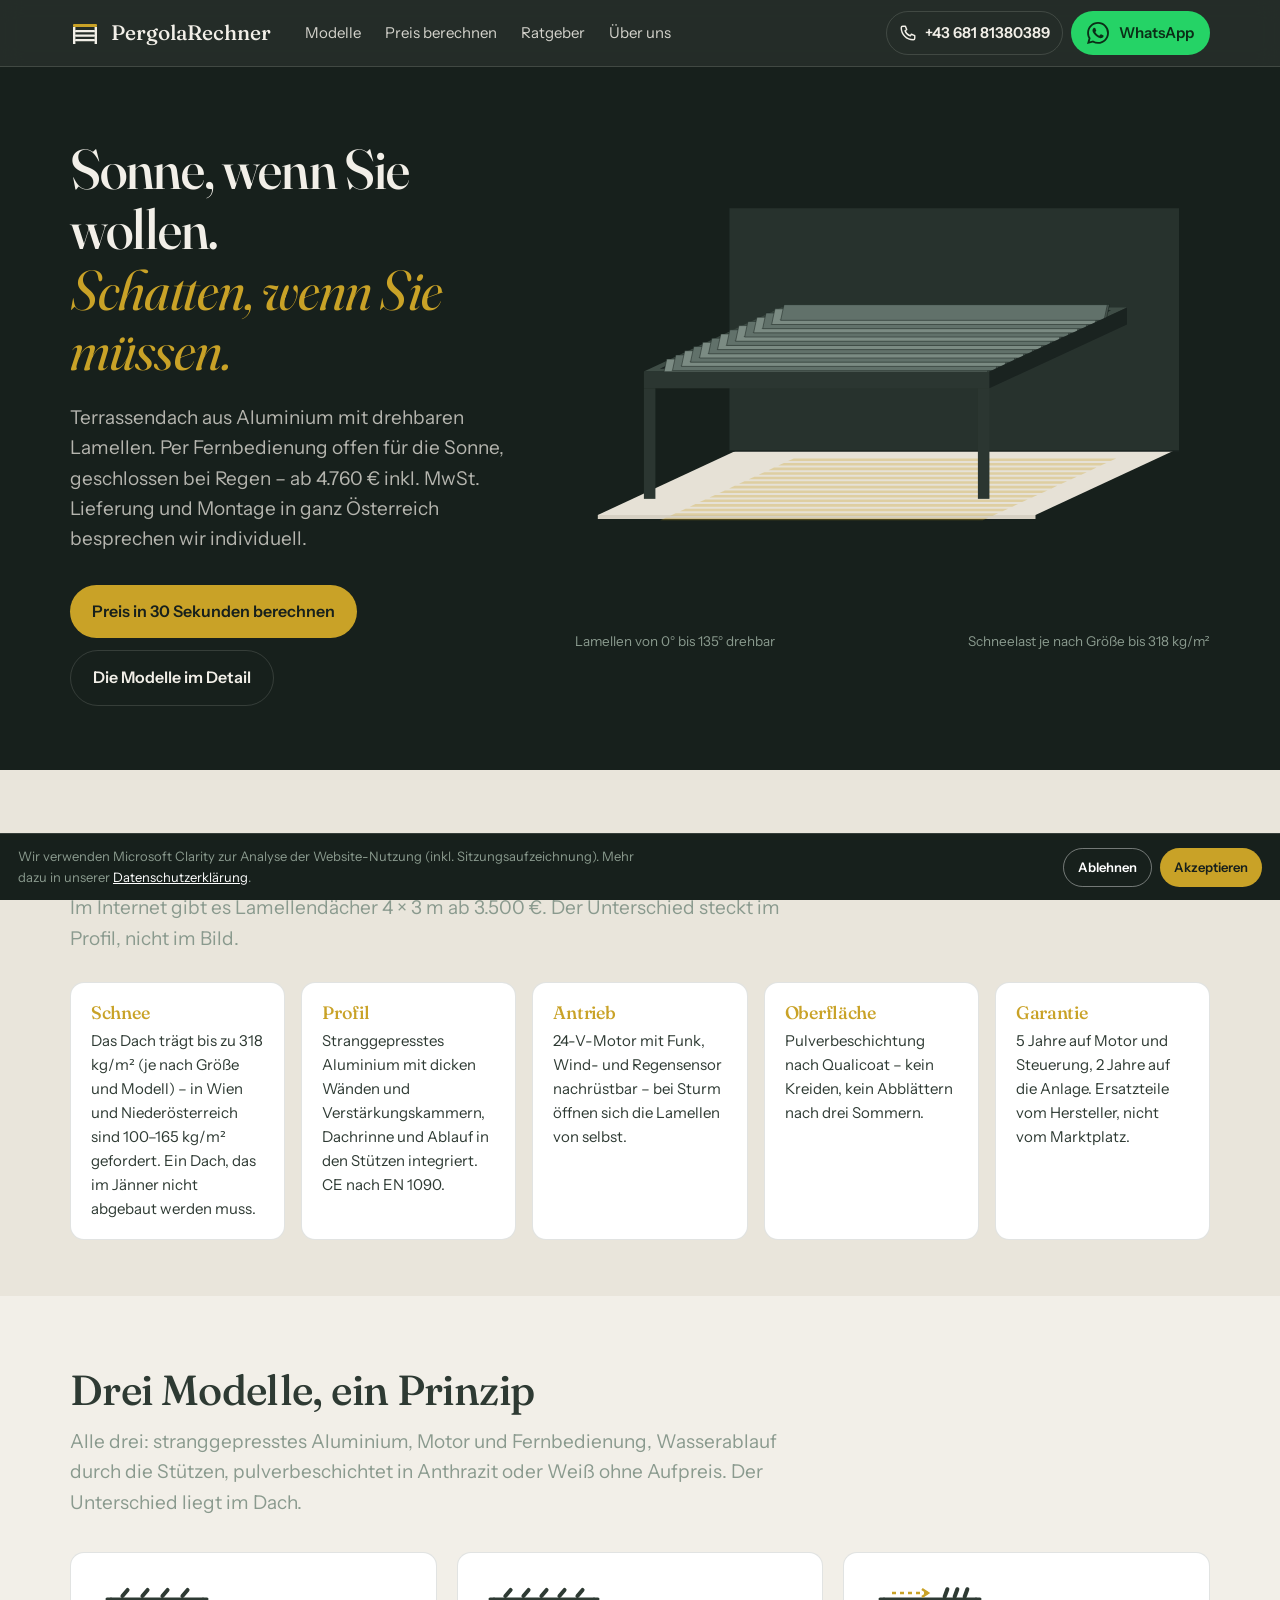
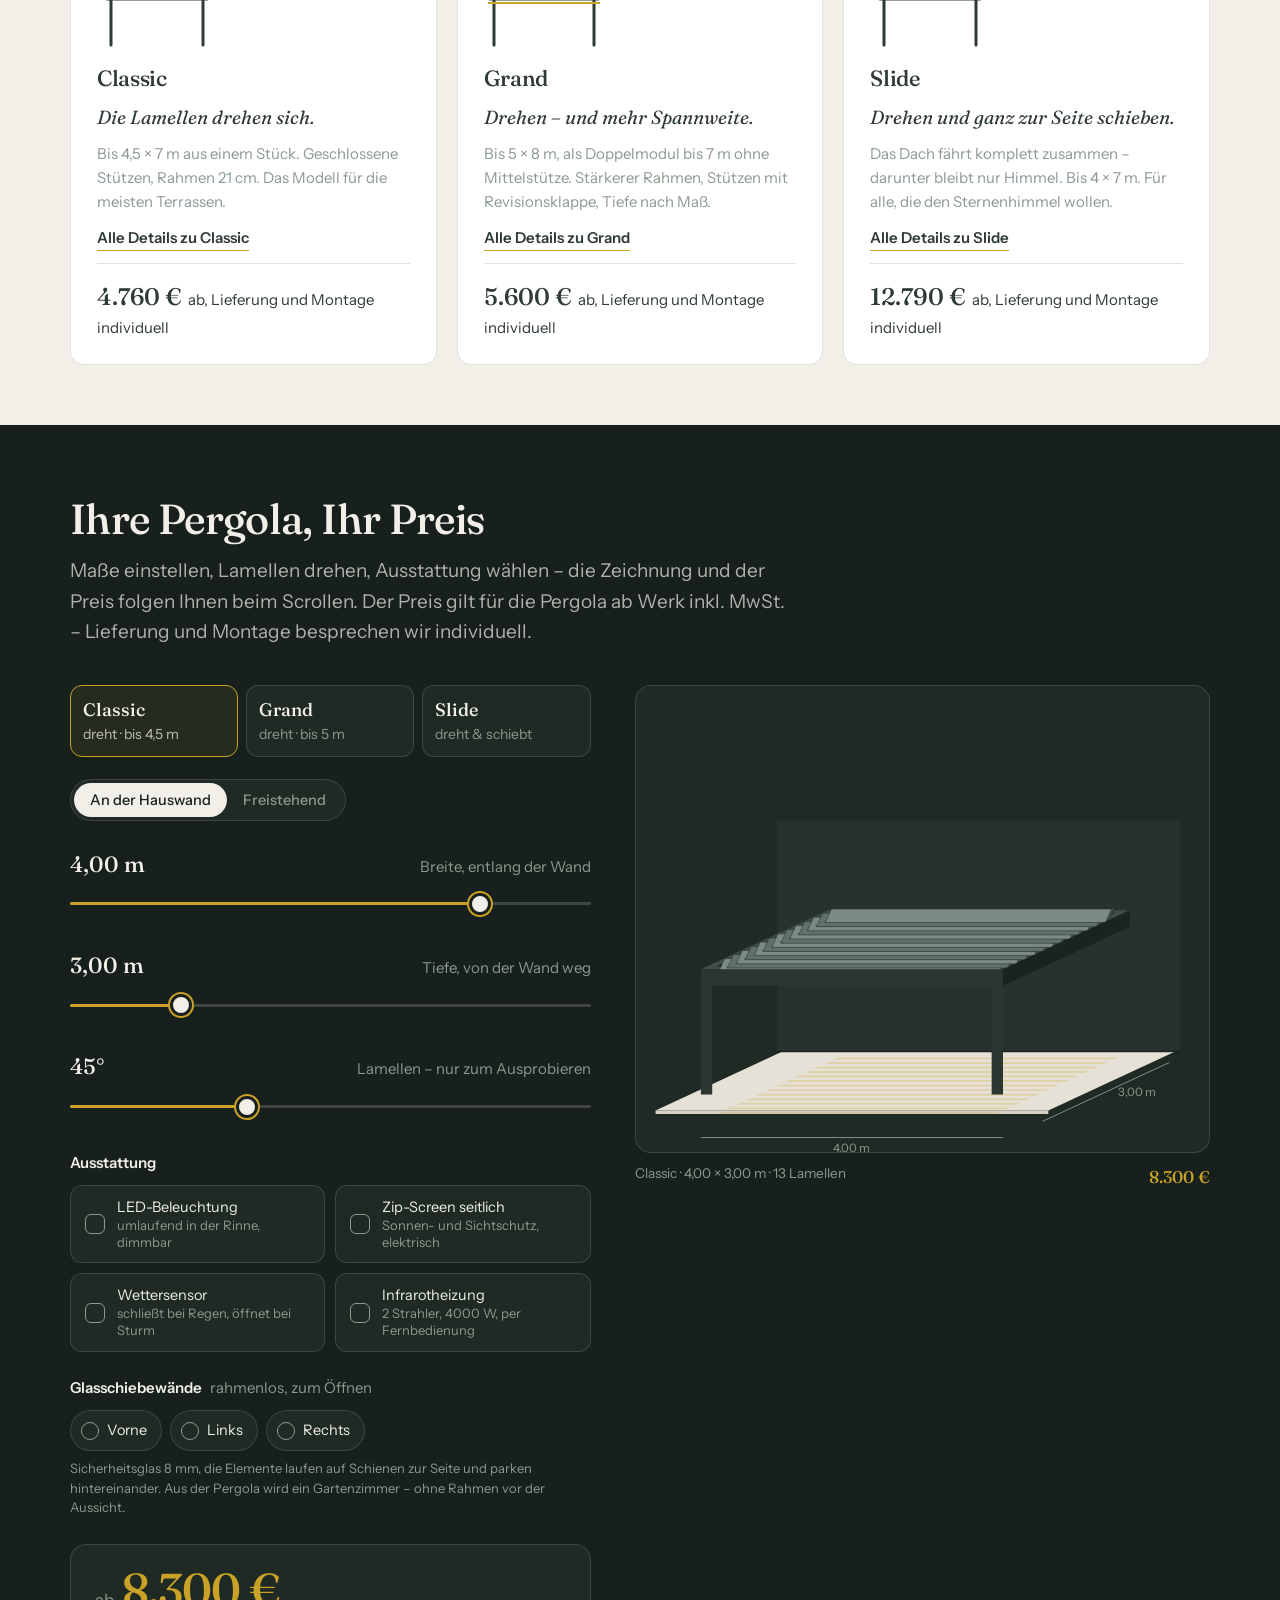
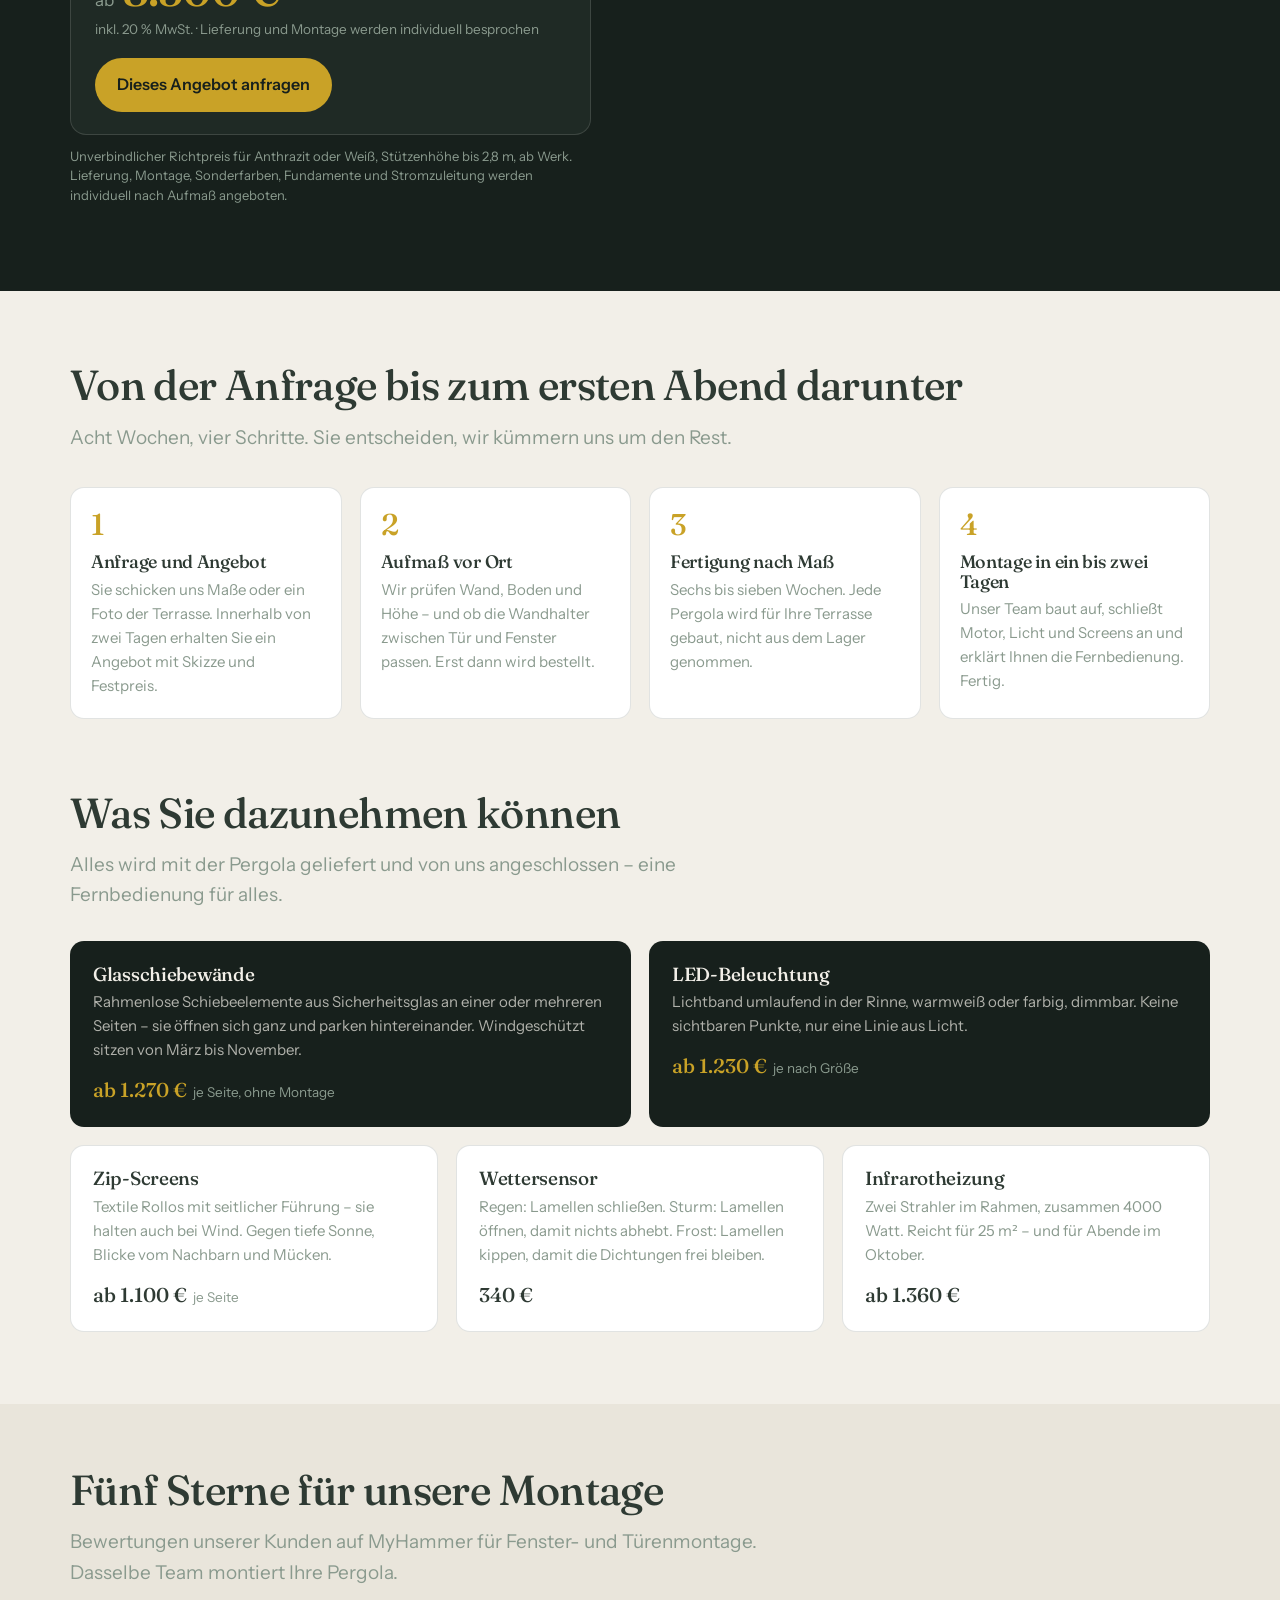
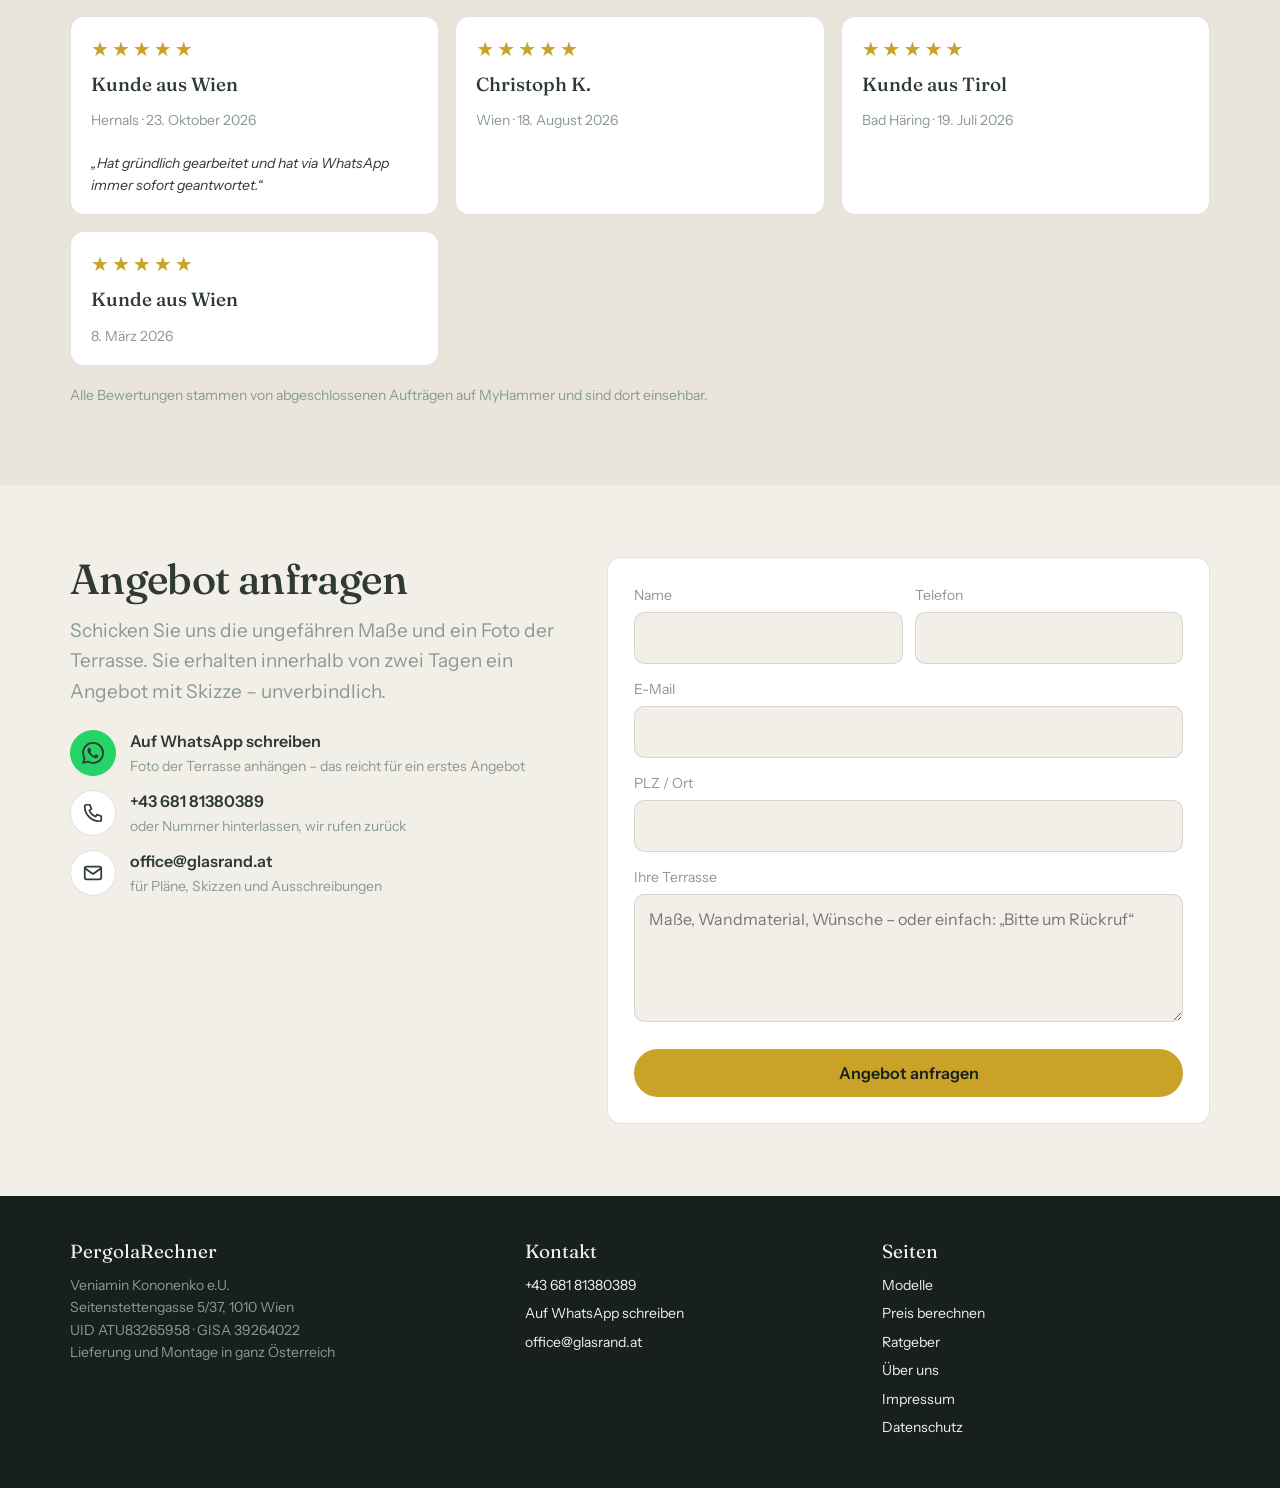
<file: index.html>
<!DOCTYPE html>
<html lang="de-AT">
<head>
<meta charset="UTF-8">
<meta name="viewport" content="width=device-width, initial-scale=1.0">
<title>Lamellendach in Österreich – Preis sofort berechnen</title>
<meta name="description" content="Bioklimatische Pergola mit drehbaren Aluminium-Lamellen: Preis in 30 Sekunden berechnen – Lieferung und Montage in ganz Österreich nach Absprache. Drei Modelle, Glasschiebewände, LED, Zip-Screens, Wettersensor.">
<meta name="theme-color" content="#17201c">
<link rel="canonical" href="https://pergolarechner.at/">
<link rel="icon" href="favicon.svg" type="image/svg+xml">
<link rel="preconnect" href="https://fonts.googleapis.com">
<link rel="preconnect" href="https://fonts.gstatic.com" crossorigin>
<link href="https://fonts.googleapis.com/css2?family=Fraunces:ital,opsz,wght@0,9..144,400;0,9..144,500;0,9..144,600;1,9..144,400&family=Instrument+Sans:wght@400;500;600&display=swap" rel="stylesheet">
<link rel="stylesheet" href="style.css">
<script type="application/ld+json">{"@context": "https://schema.org", "@type": "HomeAndConstructionBusiness", "name": "PergolaRechner – Veniamin Kononenko e.U.", "url": "https://pergolarechner.at/", "telephone": "+43 681 81380389", "email": "office@glasrand.at", "address": {"@type": "PostalAddress", "streetAddress": "Seitenstettengasse 5/37", "postalCode": "1010", "addressLocality": "Wien", "addressCountry": "AT"}, "areaServed": {"@type": "Country", "name": "Österreich"}, "knowsAbout": ["Lamellendach", "Bioklimatische Pergola", "Terrassenüberdachung", "Glasschiebewände", "Zip-Screens"], "priceRange": "€€"}</script>

</head>
<body>
<header class="top">
  <div class="wrap">
    <a class="brand" href="index.html" aria-label="PergolaRechner – Startseite"><svg viewBox="0 0 30 30" aria-hidden="true"><rect x="3" y="6" width="24" height="3" rx="1" fill="#c9a227"/><g fill="#f2efe8"><rect x="5" y="12" width="20" height="2.2" rx="1"/><rect x="5" y="16.5" width="20" height="2.2" rx="1"/><rect x="5" y="21" width="20" height="2.2" rx="1"/></g><rect x="3" y="9" width="2.4" height="17" fill="#f2efe8"/><rect x="24.6" y="9" width="2.4" height="17" fill="#f2efe8"/></svg><span>PergolaRechner</span></a>
    <nav class="nav" id="nav" aria-label="Hauptnavigation"><a href="modelle.html">Modelle</a><a href="index.html#rechner">Preis berechnen</a><a href="ratgeber.html">Ratgeber</a><a href="ueber-uns.html">Über uns</a></nav>
    <div class="acts">
      <a class="tel" href="tel:+4368181380389" aria-label="Anrufen: +43 681 81380389"><svg viewBox="0 0 24 24" aria-hidden="true" fill="none" stroke="currentColor" stroke-width="1.9" stroke-linecap="round" stroke-linejoin="round"><path d="M5 3h3.5l1.8 4.5-2.2 1.5a11 11 0 0 0 6.9 6.9l1.5-2.2L21 15.5V19a2 2 0 0 1-2 2A16 16 0 0 1 3 5a2 2 0 0 1 2-2z"/></svg><span>+43 681 81380389</span></a>
      <a class="btn btn-wa btn-sm wa-head" href="https://wa.me/4368181380389?text=Guten%20Tag%2C%20ich%20interessiere%20mich%20f%C3%BCr%20ein%20Lamellendach." target="_blank" rel="noopener" aria-label="Auf WhatsApp schreiben"><svg viewBox="0 0 24 24" aria-hidden="true" fill="currentColor"><path d="M17.472 14.382c-.297-.149-1.758-.867-2.03-.967-.273-.099-.471-.148-.67.15-.197.297-.767.966-.94 1.164-.173.199-.347.223-.644.075-.297-.15-1.255-.463-2.39-1.475-.883-.788-1.48-1.761-1.653-2.059-.173-.297-.018-.458.13-.606.134-.133.298-.347.446-.52.149-.174.198-.298.298-.497.099-.198.05-.371-.025-.52-.075-.149-.669-1.612-.916-2.207-.242-.579-.487-.5-.669-.51-.173-.008-.371-.01-.57-.01-.198 0-.52.074-.792.372-.272.297-1.04 1.016-1.04 2.479 0 1.462 1.065 2.875 1.213 3.074.149.198 2.096 3.2 5.077 4.487.709.306 1.262.489 1.694.625.712.227 1.36.195 1.871.118.571-.085 1.758-.719 2.006-1.413.248-.694.248-1.289.173-1.413-.074-.124-.272-.198-.57-.347m-5.421 7.403h-.004a9.87 9.87 0 0 1-5.031-1.378l-.361-.214-3.741.982.998-3.648-.235-.374a9.86 9.86 0 0 1-1.51-5.26c.001-5.45 4.436-9.884 9.888-9.884 2.64 0 5.122 1.03 6.988 2.898a9.825 9.825 0 0 1 2.893 6.994c-.003 5.45-4.437 9.885-9.885 9.885m8.413-18.297A11.815 11.815 0 0 0 12.05 0C5.495 0 .16 5.335.157 11.892c0 2.096.547 4.142 1.588 5.945L.057 24l6.305-1.654a11.882 11.882 0 0 0 5.683 1.448h.005c6.554 0 11.89-5.335 11.893-11.893a11.821 11.821 0 0 0-3.48-8.413Z"/></svg><span>WhatsApp</span></a>
      <button class="burger" type="button" aria-expanded="false" aria-controls="nav" aria-label="Menü"><svg viewBox="0 0 20 20" aria-hidden="true" fill="none" stroke="currentColor" stroke-width="2" stroke-linecap="round"><path d="M3 5.5h14M3 10h14M3 14.5h14"/></svg></button>
    </div>
  </div>
</header>
<section class="hero">
  <div class="wrap">
    <div>
      <h1>Sonne, wenn Sie wollen.<br><em>Schatten, wenn Sie müssen.</em></h1>
      <p class="lead">Terrassendach aus Aluminium mit drehbaren Lamellen. Per Fernbedienung offen für die Sonne, geschlossen bei Regen – ab 4.760 € inkl. MwSt. Lieferung und Montage in ganz Österreich besprechen wir individuell.</p>
      <div class="cta">
        <a class="btn btn-brass" href="#rechner">Preis in 30 Sekunden berechnen</a>
        <a class="btn btn-ghost" href="modelle.html">Die Modelle im Detail</a>
      </div>
    </div>
    <figure class="hero-fig">
      <svg id="hero-svg" viewBox="0 0 640 430" aria-label="Pergola mit drehbaren Lamellen"></svg>
      <figcaption class="hero-cap"><span>Lamellen von 0° bis 135° drehbar</span><span>Schneelast je nach Größe bis 318 kg/m²</span></figcaption>
    </figure>
  </div>
</section>

<section class="why" id="warum">
  <div class="wrap">
    <h2>Warum 8.300 € und nicht 3.500 €?</h2>
    <p class="lead">Im Internet gibt es Lamellendächer 4 × 3 m ab 3.500 €. Der Unterschied steckt im Profil, nicht im Bild.</p>
    <div class="why-grid">
      <div class="w"><h3>Schnee</h3><p>Das Dach trägt bis zu 318 kg/m² (je nach Größe und Modell) – in Wien und Niederösterreich sind 100–165 kg/m² gefordert. Ein Dach, das im Jänner nicht abgebaut werden muss.</p></div>
      <div class="w"><h3>Profil</h3><p>Stranggepresstes Aluminium mit dicken Wänden und Verstärkungskammern, Dachrinne und Ablauf in den Stützen integriert. CE nach EN 1090.</p></div>
      <div class="w"><h3>Antrieb</h3><p>24-V-Motor mit Funk, Wind- und Regensensor nachrüstbar – bei Sturm öffnen sich die Lamellen von selbst.</p></div>
      <div class="w"><h3>Oberfläche</h3><p>Pulverbeschichtung nach Qualicoat – kein Kreiden, kein Abblättern nach drei Sommern.</p></div>
      <div class="w"><h3>Garantie</h3><p>5 Jahre auf Motor und Steuerung, 2 Jahre auf die Anlage. Ersatzteile vom Hersteller, nicht vom Marktplatz.</p></div>
    </div>
  </div>
</section>

<section class="models" id="modelle">
  <div class="wrap">
    <h2>Drei Modelle, ein Prinzip</h2>
    <p class="lead">Alle drei: stranggepresstes Aluminium, Motor und Fernbedienung, Wasserablauf durch die Stützen, pulverbeschichtet in Anthrazit oder Weiß ohne Aufpreis. Der Unterschied liegt im Dach.</p>
    <div class="models-grid">
      <div class="model">
        <div class="ico"><svg viewBox="0 0 120 72" aria-hidden="true"><g stroke="#2e3a33" stroke-width="3" fill="none" stroke-linecap="round"><path d="M10 20h100"/><path d="M14 20v46M106 20v46"/></g><g fill="#2e3a33"><rect x="22" y="12" width="12" height="4" rx="2" transform="rotate(-50 28 14)"/><rect x="42" y="12" width="12" height="4" rx="2" transform="rotate(-50 48 14)"/><rect x="62" y="12" width="12" height="4" rx="2" transform="rotate(-50 68 14)"/><rect x="82" y="12" width="12" height="4" rx="2" transform="rotate(-50 88 14)"/></g></svg></div>
        <h3>Classic</h3>
        <p class="one">Die Lamellen drehen sich.</p>
        <p>Bis 4,5 × 7 m aus einem Stück. Geschlossene Stützen, Rahmen 21 cm. Das Modell für die meisten Terrassen.</p>
        <a class="more" href="modelle.html#classic">Alle Details zu Classic</a>
        <div class="from"><b>4.760 €</b>ab, Lieferung und Montage individuell</div>
      </div>
      <div class="model">
        <div class="ico"><svg viewBox="0 0 120 72" aria-hidden="true"><g stroke="#2e3a33" stroke-width="3" fill="none" stroke-linecap="round"><path d="M6 20h108"/><path d="M10 20v46M110 20v46"/></g><g fill="#2e3a33"><rect x="18" y="12" width="12" height="4" rx="2" transform="rotate(-50 24 14)"/><rect x="36" y="12" width="12" height="4" rx="2" transform="rotate(-50 42 14)"/><rect x="54" y="12" width="12" height="4" rx="2" transform="rotate(-50 60 14)"/><rect x="72" y="12" width="12" height="4" rx="2" transform="rotate(-50 78 14)"/><rect x="90" y="12" width="12" height="4" rx="2" transform="rotate(-50 96 14)"/></g><path d="M4 24h112" stroke="#c9a227" stroke-width="2"/></svg></div>
        <h3>Grand</h3>
        <p class="one">Drehen – und mehr Spannweite.</p>
        <p>Bis 5 × 8 m, als Doppelmodul bis 7 m ohne Mittelstütze. Stärkerer Rahmen, Stützen mit Revisionsklappe, Tiefe nach Maß.</p>
        <a class="more" href="modelle.html#grand">Alle Details zu Grand</a>
        <div class="from"><b>5.600 €</b>ab, Lieferung und Montage individuell</div>
      </div>
      <div class="model">
        <div class="ico"><svg viewBox="0 0 120 72" aria-hidden="true"><g stroke="#2e3a33" stroke-width="3" fill="none" stroke-linecap="round"><path d="M10 20h100"/><path d="M14 20v46M106 20v46"/></g><g fill="#2e3a33"><rect x="70" y="12" width="12" height="4" rx="2" transform="rotate(-70 76 14)"/><rect x="80" y="12" width="12" height="4" rx="2" transform="rotate(-70 86 14)"/><rect x="90" y="12" width="12" height="4" rx="2" transform="rotate(-70 96 14)"/></g><path d="M22 14h36" stroke="#c9a227" stroke-width="2.5" stroke-dasharray="4 4"/><path d="M52 10l6 4-6 4" fill="none" stroke="#c9a227" stroke-width="2.5"/></svg></div>
        <h3>Slide</h3>
        <p class="one">Drehen und ganz zur Seite schieben.</p>
        <p>Das Dach fährt komplett zusammen – darunter bleibt nur Himmel. Bis 4 × 7 m. Für alle, die den Sternenhimmel wollen.</p>
        <a class="more" href="modelle.html#slide">Alle Details zu Slide</a>
        <div class="from"><b>12.790 €</b>ab, Lieferung und Montage individuell</div>
      </div>
    </div>
  </div>
</section>

<section class="calc" id="rechner">
  <div class="wrap">
    <h2>Ihre Pergola, Ihr Preis</h2>
    <p class="lead">Maße einstellen, Lamellen drehen, Ausstattung wählen – die Zeichnung und der Preis folgen Ihnen beim Scrollen. Der Preis gilt für die Pergola ab Werk inkl. MwSt. – Lieferung und Montage besprechen wir individuell.</p>
    <div class="calc-grid">
      <div>
        <div class="seg" role="group" aria-label="Modell">
          <button type="button" data-model="s400" aria-pressed="true"><b>Classic</b><span>dreht · bis 4,5 m</span></button>
          <button type="button" data-model="s500" aria-pressed="false"><b>Grand</b><span>dreht · bis 5 m</span></button>
          <button type="button" data-model="slide" aria-pressed="false"><b>Slide</b><span>dreht &amp; schiebt</span></button>
        </div>
        <div class="seg2" role="group" aria-label="Montageart">
          <button type="button" data-mount="wall" aria-pressed="true">An der Hauswand</button>
          <button type="button" data-mount="free" aria-pressed="false">Freistehend</button>
        </div>

        <div class="ctl">
          <div class="lab"><b id="v-w">4,00 m</b><span>Breite, entlang der Wand</span></div>
          <input type="range" id="w" min="2000" max="4500" step="100" value="4000" aria-label="Breite in Millimetern">
        </div>
        <div class="ctl">
          <div class="lab"><b id="v-p">3,00 m</b><span>Tiefe, von der Wand weg</span></div>
          <input type="range" id="p" min="2000" max="7000" step="100" value="3000" aria-label="Tiefe in Millimetern">
        </div>
        <div class="ctl">
          <div class="lab"><b id="v-a">45°</b><span>Lamellen – nur zum Ausprobieren</span></div>
          <input type="range" id="a" min="0" max="135" step="5" value="45" aria-label="Lamellenöffnung in Grad">
        </div>

        <p class="grp"><b>Ausstattung</b></p>
        <div class="opts">
          <label class="opt"><input type="checkbox" id="o-led"><div>LED-Beleuchtung<small>umlaufend in der Rinne, dimmbar</small></div></label>
          <label class="opt"><input type="checkbox" id="o-zip"><div>Zip-Screen seitlich<small>Sonnen- und Sichtschutz, elektrisch</small></div></label>
          <label class="opt"><input type="checkbox" id="o-sens"><div>Wettersensor<small>schließt bei Regen, öffnet bei Sturm</small></div></label>
          <label class="opt"><input type="checkbox" id="o-heat"><div>Infrarotheizung<small>2 Strahler, 4000 W, per Fernbedienung</small></div></label>
        </div>

        <p class="grp"><b>Glasschiebewände</b>rahmenlos, zum Öffnen</p>
        <div class="sides" role="group" aria-label="Glasschiebewände">
          <label><input type="checkbox" id="g-front">Vorne</label>
          <label><input type="checkbox" id="g-left">Links</label>
          <label><input type="checkbox" id="g-right">Rechts</label>
          <label class="off"><input type="checkbox" id="g-back">Hinten</label>
        </div>
        <p class="glass-note">Sicherheitsglas 8 mm, die Elemente laufen auf Schienen zur Seite und parken hintereinander. Aus der Pergola wird ein Gartenzimmer – ohne Rahmen vor der Aussicht.</p>
        <div class="price">
          <div>
            <div class="n"><small>ab</small><span id="price">—</span></div>
            <div class="d" id="price-d">inkl. 20 % MwSt. · Lieferung und Montage werden individuell besprochen</div>
          </div>
          <a class="btn btn-brass" href="#kontakt" id="to-form">Dieses Angebot anfragen</a>
        </div>
        <p class="price-note">Unverbindlicher Richtpreis für Anthrazit oder Weiß, Stützenhöhe bis 2,8 m, ab Werk. Lieferung, Montage, Sonderfarben, Fundamente und Stromzuleitung werden individuell nach Aufmaß angeboten.</p>
      </div>

      <div class="stage">
        <svg id="stage-svg" viewBox="0 0 640 520" aria-label="Vorschau der Pergola"></svg>
        <div class="stage-cap"><span id="cap-size">Classic · 4,00 × 3,00 m · 13 Lamellen</span><b id="stage-price">—</b></div>
      </div>
    </div>
  </div>
</section>

<section class="process" id="ablauf">
  <div class="wrap">
    <h2>Von der Anfrage bis zum ersten Abend darunter</h2>
    <p class="lead">Acht Wochen, vier Schritte. Sie entscheiden, wir kümmern uns um den Rest.</p>
    <div class="steps">
      <div class="step"><h3>Anfrage und Angebot</h3><p>Sie schicken uns Maße oder ein Foto der Terrasse. Innerhalb von zwei Tagen erhalten Sie ein Angebot mit Skizze und Festpreis.</p></div>
      <div class="step"><h3>Aufmaß vor Ort</h3><p>Wir prüfen Wand, Boden und Höhe – und ob die Wandhalter zwischen Tür und Fenster passen. Erst dann wird bestellt.</p></div>
      <div class="step"><h3>Fertigung nach Maß</h3><p>Sechs bis sieben Wochen. Jede Pergola wird für Ihre Terrasse gebaut, nicht aus dem Lager genommen.</p></div>
      <div class="step"><h3>Montage in ein bis zwei Tagen</h3><p>Unser Team baut auf, schließt Motor, Licht und Screens an und erklärt Ihnen die Fernbedienung. Fertig.</p></div>
    </div>
  </div>
</section>

<section class="options">
  <div class="wrap">
    <h2>Was Sie dazunehmen können</h2>
    <p class="lead">Alles wird mit der Pergola geliefert und von uns angeschlossen – eine Fernbedienung für alles.</p>
    <div class="opt-grid">
      <div class="o big"><h3>Glasschiebewände</h3><p>Rahmenlose Schiebeelemente aus Sicherheitsglas an einer oder mehreren Seiten – sie öffnen sich ganz und parken hintereinander. Windgeschützt sitzen von März bis November.</p><div class="pr">ab 1.270 €<small>je Seite, ohne Montage</small></div></div>
      <div class="o big"><h3>LED-Beleuchtung</h3><p>Lichtband umlaufend in der Rinne, warmweiß oder farbig, dimmbar. Keine sichtbaren Punkte, nur eine Linie aus Licht.</p><div class="pr">ab 1.230 €<small>je nach Größe</small></div></div>
      <div class="o"><h3>Zip-Screens</h3><p>Textile Rollos mit seitlicher Führung – sie halten auch bei Wind. Gegen tiefe Sonne, Blicke vom Nachbarn und Mücken.</p><div class="pr">ab 1.100 €<small>je Seite</small></div></div>
      <div class="o"><h3>Wettersensor</h3><p>Regen: Lamellen schließen. Sturm: Lamellen öffnen, damit nichts abhebt. Frost: Lamellen kippen, damit die Dichtungen frei bleiben.</p><div class="pr">340 €</div></div>
      <div class="o"><h3>Infrarotheizung</h3><p>Zwei Strahler im Rahmen, zusammen 4000 Watt. Reicht für 25 m² – und für Abende im Oktober.</p><div class="pr">ab 1.360 €</div></div>
    </div>
  </div>
</section>

<section class="reviews">
  <div class="wrap">
    <h2>Fünf Sterne für unsere Montage</h2>
    <p class="lead">Bewertungen unserer Kunden auf MyHammer für Fenster- und Türenmontage. Dasselbe Team montiert Ihre Pergola.</p>
    <div class="rv">
      <article><div class="st" aria-label="5 von 5 Sternen">★★★★★</div><div class="who">Kunde aus Wien</div><div class="when">Hernals · 23. Oktober 2026</div><p class="txt">„Hat gründlich gearbeitet und hat via WhatsApp immer sofort geantwortet.“</p></article>
      <article><div class="st" aria-label="5 von 5 Sternen">★★★★★</div><div class="who">Christoph K.</div><div class="when">Wien · 18. August 2026</div></article>
      <article><div class="st" aria-label="5 von 5 Sternen">★★★★★</div><div class="who">Kunde aus Tirol</div><div class="when">Bad Häring · 19. Juli 2026</div></article>
      <article><div class="st" aria-label="5 von 5 Sternen">★★★★★</div><div class="who">Kunde aus Wien</div><div class="when">8. März 2026</div></article>
    </div>
    <p class="rv-src">Alle Bewertungen stammen von abgeschlossenen Aufträgen auf MyHammer und sind dort einsehbar.</p>
  </div>
</section>

<section class="contact" id="kontakt">
  <div class="wrap">
    <div>
      <h2>Angebot anfragen</h2>
      <p class="lead">Schicken Sie uns die ungefähren Maße und ein Foto der Terrasse. Sie erhalten innerhalb von zwei Tagen ein Angebot mit Skizze – unverbindlich.</p>
      <div class="ways">
        <a class="way wa" href="https://wa.me/4368181380389?text=Guten%20Tag%2C%20ich%20interessiere%20mich%20f%C3%BCr%20ein%20Lamellendach." target="_blank" rel="noopener"><span class="ic"><svg viewBox="0 0 24 24" aria-hidden="true" fill="currentColor"><path d="M17.472 14.382c-.297-.149-1.758-.867-2.03-.967-.273-.099-.471-.148-.67.15-.197.297-.767.966-.94 1.164-.173.199-.347.223-.644.075-.297-.15-1.255-.463-2.39-1.475-.883-.788-1.48-1.761-1.653-2.059-.173-.297-.018-.458.13-.606.134-.133.298-.347.446-.52.149-.174.198-.298.298-.497.099-.198.05-.371-.025-.52-.075-.149-.669-1.612-.916-2.207-.242-.579-.487-.5-.669-.51-.173-.008-.371-.01-.57-.01-.198 0-.52.074-.792.372-.272.297-1.04 1.016-1.04 2.479 0 1.462 1.065 2.875 1.213 3.074.149.198 2.096 3.2 5.077 4.487.709.306 1.262.489 1.694.625.712.227 1.36.195 1.871.118.571-.085 1.758-.719 2.006-1.413.248-.694.248-1.289.173-1.413-.074-.124-.272-.198-.57-.347m-5.421 7.403h-.004a9.87 9.87 0 0 1-5.031-1.378l-.361-.214-3.741.982.998-3.648-.235-.374a9.86 9.86 0 0 1-1.51-5.26c.001-5.45 4.436-9.884 9.888-9.884 2.64 0 5.122 1.03 6.988 2.898a9.825 9.825 0 0 1 2.893 6.994c-.003 5.45-4.437 9.885-9.885 9.885m8.413-18.297A11.815 11.815 0 0 0 12.05 0C5.495 0 .16 5.335.157 11.892c0 2.096.547 4.142 1.588 5.945L.057 24l6.305-1.654a11.882 11.882 0 0 0 5.683 1.448h.005c6.554 0 11.89-5.335 11.893-11.893a11.821 11.821 0 0 0-3.48-8.413Z"/></svg></span><span><b>Auf WhatsApp schreiben</b><small>Foto der Terrasse anhängen – das reicht für ein erstes Angebot</small></span></a>
        <a class="way" href="tel:+4368181380389"><span class="ic"><svg viewBox="0 0 24 24" aria-hidden="true" fill="none" stroke="currentColor" stroke-width="1.9" stroke-linecap="round" stroke-linejoin="round"><path d="M5 3h3.5l1.8 4.5-2.2 1.5a11 11 0 0 0 6.9 6.9l1.5-2.2L21 15.5V19a2 2 0 0 1-2 2A16 16 0 0 1 3 5a2 2 0 0 1 2-2z"/></svg></span><span><b>+43 681 81380389</b><small>oder Nummer hinterlassen, wir rufen zurück</small></span></a>
        <a class="way" href="mailto:office@glasrand.at"><span class="ic"><svg viewBox="0 0 24 24" aria-hidden="true" fill="none" stroke="currentColor" stroke-width="1.9" stroke-linecap="round" stroke-linejoin="round"><rect x="3" y="5" width="18" height="14" rx="2"/><path d="m3.5 7 8.5 6 8.5-6"/></svg></span><span><b>office@glasrand.at</b><small>für Pläne, Skizzen und Ausschreibungen</small></span></a>
      </div>
    </div>
    <form class="form" action="https://formsubmit.co/bengameen62570@gmail.com" method="POST">
      <input type="hidden" name="_subject" value="Anfrage Lamellendach">
      <input type="hidden" name="Konfiguration" id="f-config">
      <div class="row">
        <div><label for="f-name">Name</label><input id="f-name" name="Name" required autocomplete="name"></div>
        <div><label for="f-tel">Telefon</label><input id="f-tel" name="Telefon" type="tel" autocomplete="tel"></div>
      </div>
      <label for="f-mail">E-Mail</label><input id="f-mail" name="E-Mail" type="email" required autocomplete="email">
      <label for="f-plz">PLZ / Ort</label><input id="f-plz" name="Ort" autocomplete="postal-code">
      <label for="f-msg">Ihre Terrasse</label><textarea id="f-msg" name="Nachricht" rows="4" placeholder="Maße, Wandmaterial, Wünsche – oder einfach: „Bitte um Rückruf“"></textarea>
      <button class="btn btn-brass" type="submit">Angebot anfragen</button>
    </form>
  </div>
</section>

<div class="pdock" id="pdock">
  <div class="pd-sum"><span>Richtpreis</span><b id="pdock-price">—</b></div>
  <a class="btn btn-brass pd-btn" id="pdock-btn" href="#kontakt">Angebot anfragen</a>
</div>

<footer>
  <div class="wrap">
    <div><div class="fb">PergolaRechner</div>Veniamin Kononenko e.U.<br>Seitenstettengasse 5/37, 1010 Wien<br>UID ATU83265958 · GISA 39264022<br>Lieferung und Montage in ganz Österreich</div>
    <div class="fc"><div class="fb">Kontakt</div><a href="tel:+4368181380389">+43 681 81380389</a><a href="https://wa.me/4368181380389?text=Guten%20Tag%2C%20ich%20interessiere%20mich%20f%C3%BCr%20ein%20Lamellendach." target="_blank" rel="noopener">Auf WhatsApp schreiben</a><a href="mailto:office@glasrand.at">office@glasrand.at</a></div>
    <div class="fl"><div class="fb">Seiten</div><a href="modelle.html">Modelle</a><a href="index.html#rechner">Preis berechnen</a><a href="ratgeber.html">Ratgeber</a><a href="ueber-uns.html">Über uns</a><a href="impressum.html">Impressum</a><a href="datenschutz.html">Datenschutz</a></div>
  </div>
</footer>
<div class="cookie hidden" id="cookie">
  <p>Wir verwenden Microsoft Clarity zur Analyse der Website-Nutzung (inkl. Sitzungsaufzeichnung). Mehr dazu in unserer <a href="datenschutz.html">Datenschutzerklärung</a>.</p>
  <div class="c-btns"><button class="c-no" type="button" id="c-no">Ablehnen</button><button class="c-ok" type="button" id="c-ok">Akzeptieren</button></div>
</div>
<script>
(function(){
  var KEY='pr_consent', box=document.getElementById('cookie');
  function loadClarity(){ if(window.__cl) return; window.__cl=1; (function(c,l,a,r,i,t,y){c[a]=c[a]||function(){(c[a].q=c[a].q||[]).push(arguments)};t=l.createElement(r);t.async=1;t.src='https://www.clarity.ms/tag/'+i;y=l.getElementsByTagName(r)[0];y.parentNode.insertBefore(t,y);})(window,document,'clarity','script','z0adxatrun'); }
  var saved=null; try{ saved=localStorage.getItem(KEY); }catch(e){}
  if(saved==='ok') loadClarity(); else if(saved!=='no') box.classList.remove('hidden');
  function close(v){ try{ localStorage.setItem(KEY,v); }catch(e){} if(v==='ok') loadClarity(); box.classList.add('hidden'); }
  document.getElementById('c-ok').addEventListener('click',function(){ close('ok'); });
  document.getElementById('c-no').addEventListener('click',function(){ close('no'); });
})();
</script>
<script src="prices.js"></script>
<script src="glass.js"></script>
<script src="app.js"></script>
</body>
</html>
</file>
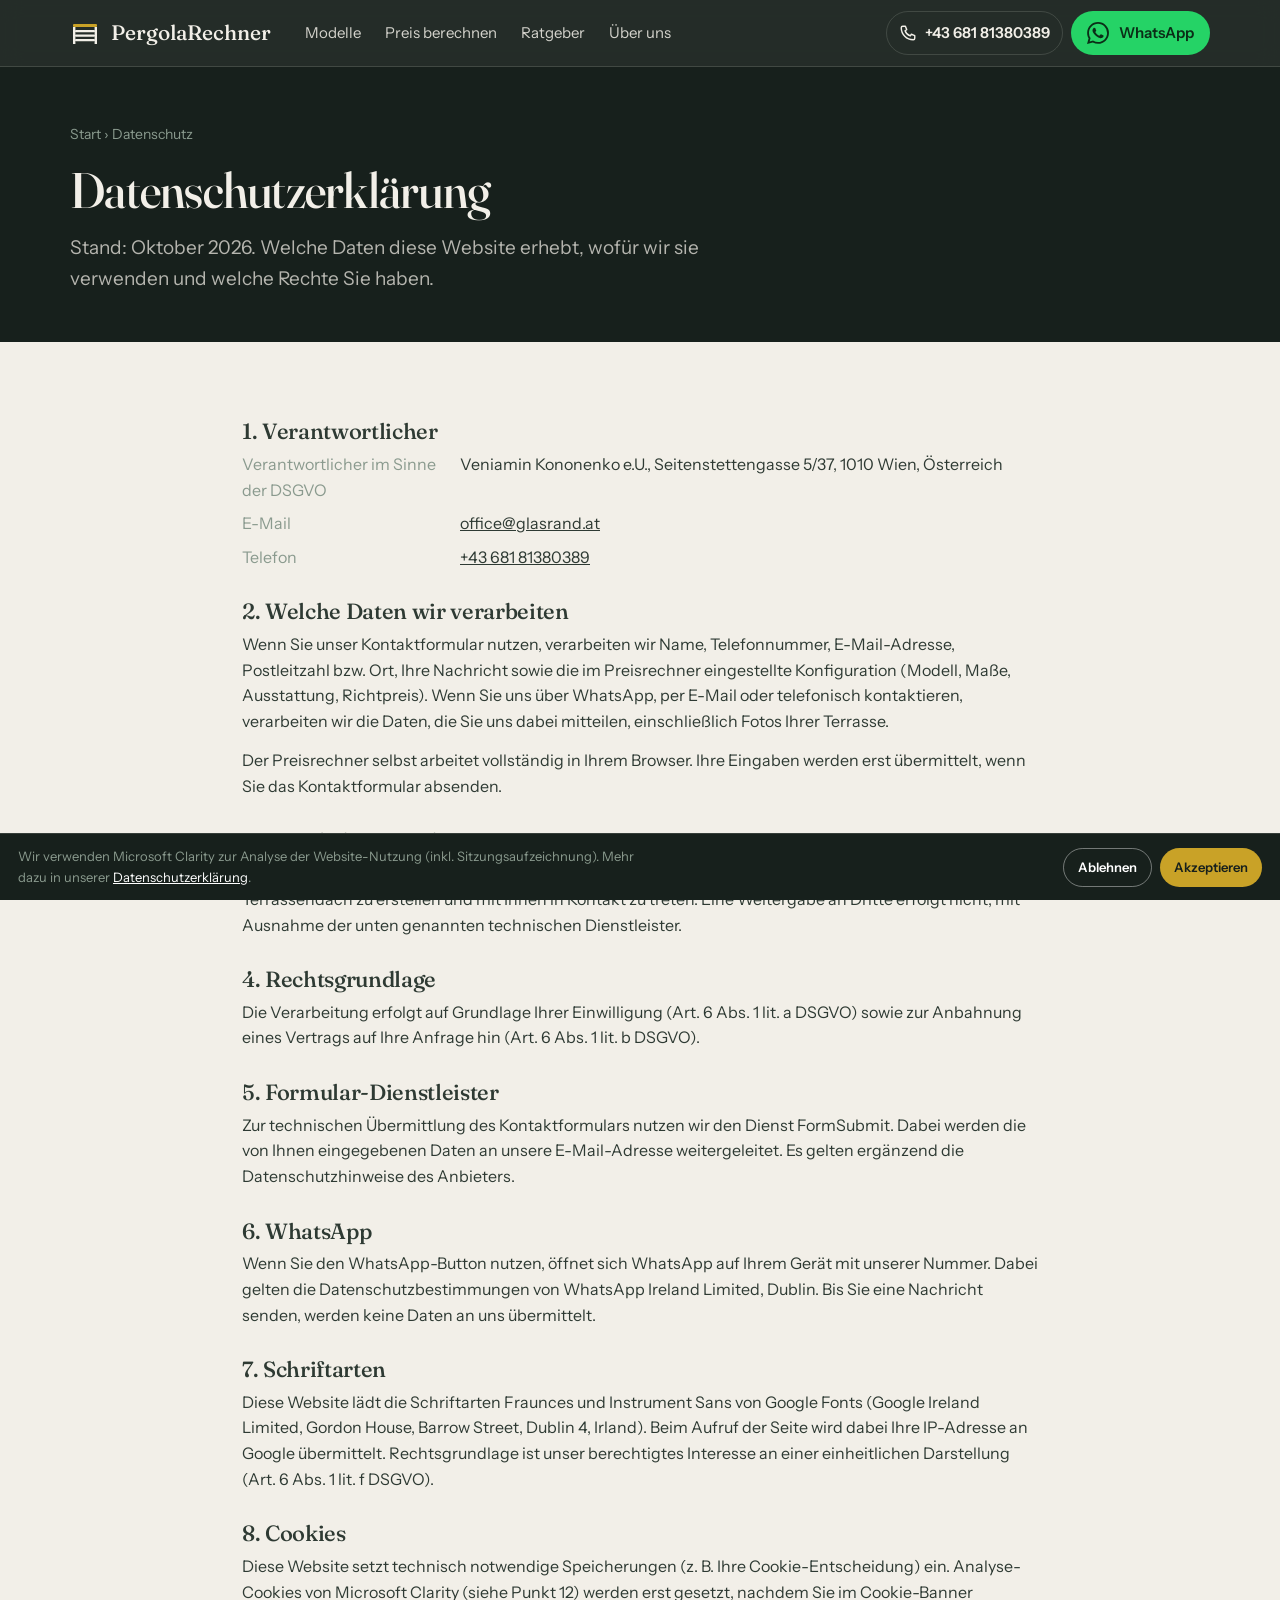
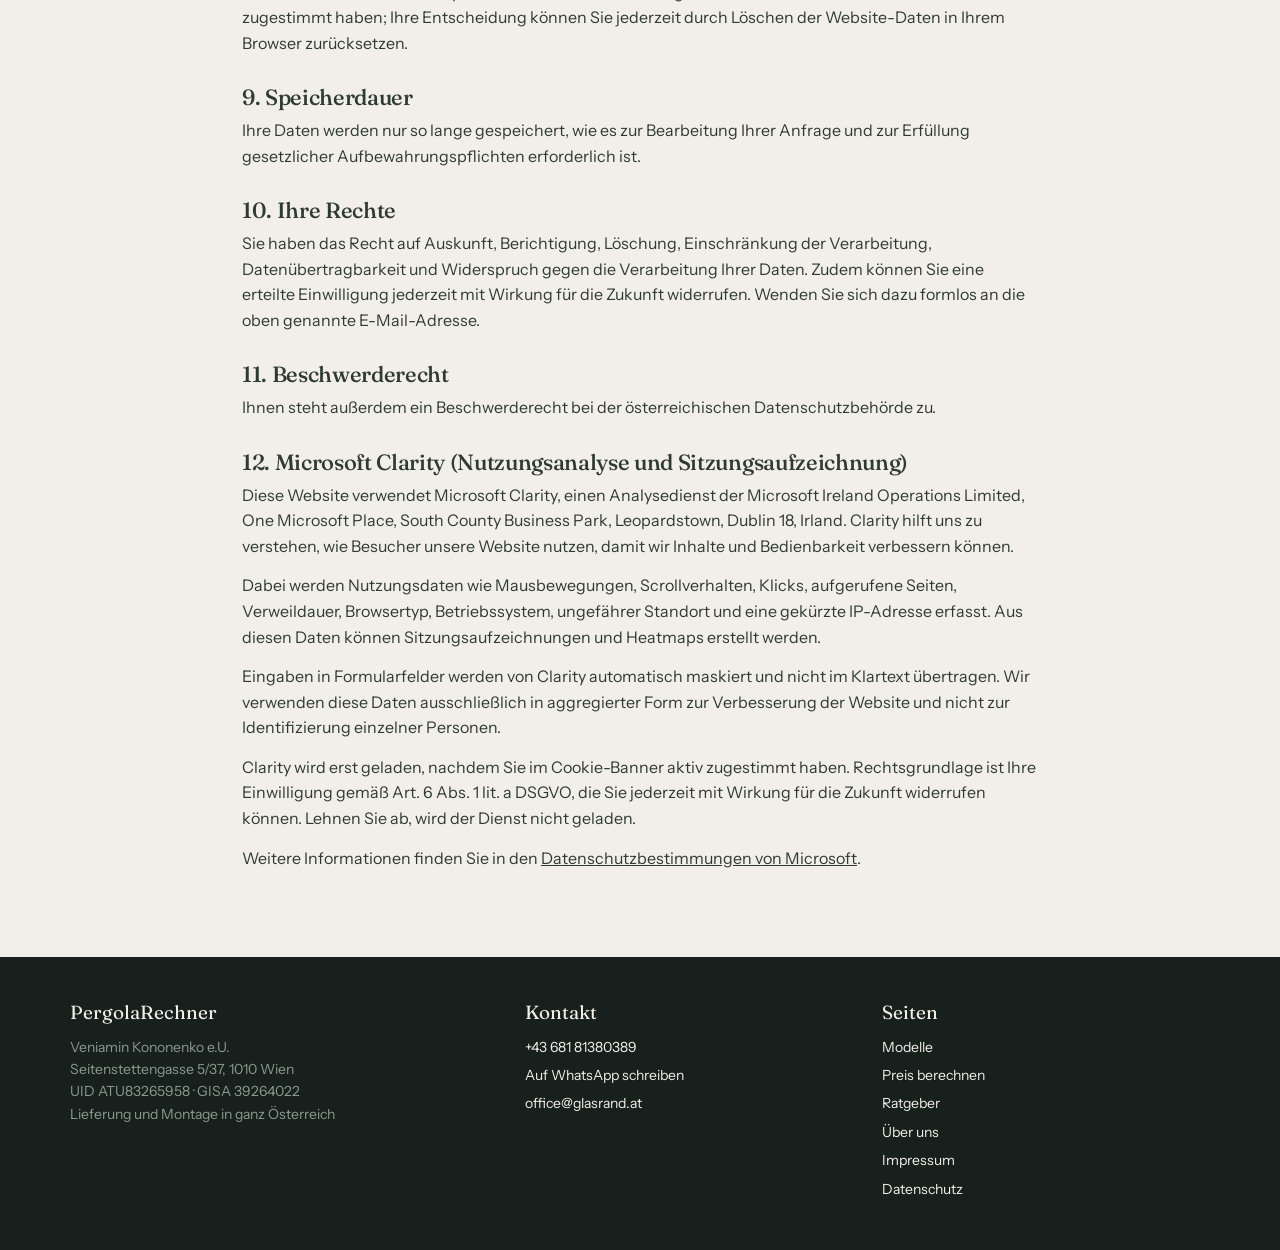
<file: datenschutz.html>
<!DOCTYPE html>
<html lang="de-AT">
<head>
<meta charset="UTF-8">
<meta name="viewport" content="width=device-width, initial-scale=1.0">
<title>Datenschutzerklärung – PergolaRechner</title>
<meta name="description" content="Datenschutzerklärung dieser Website.">
<meta name="theme-color" content="#17201c">
<link rel="canonical" href="https://pergolarechner.at/datenschutz.html">
<link rel="icon" href="favicon.svg" type="image/svg+xml">
<link rel="preconnect" href="https://fonts.googleapis.com">
<link rel="preconnect" href="https://fonts.gstatic.com" crossorigin>
<link href="https://fonts.googleapis.com/css2?family=Fraunces:ital,opsz,wght@0,9..144,400;0,9..144,500;0,9..144,600;1,9..144,400&family=Instrument+Sans:wght@400;500;600&display=swap" rel="stylesheet">
<link rel="stylesheet" href="style.css">

</head>
<body>
<header class="top">
  <div class="wrap">
    <a class="brand" href="index.html" aria-label="PergolaRechner – Startseite"><svg viewBox="0 0 30 30" aria-hidden="true"><rect x="3" y="6" width="24" height="3" rx="1" fill="#c9a227"/><g fill="#f2efe8"><rect x="5" y="12" width="20" height="2.2" rx="1"/><rect x="5" y="16.5" width="20" height="2.2" rx="1"/><rect x="5" y="21" width="20" height="2.2" rx="1"/></g><rect x="3" y="9" width="2.4" height="17" fill="#f2efe8"/><rect x="24.6" y="9" width="2.4" height="17" fill="#f2efe8"/></svg><span>PergolaRechner</span></a>
    <nav class="nav" id="nav" aria-label="Hauptnavigation"><a href="modelle.html">Modelle</a><a href="index.html#rechner">Preis berechnen</a><a href="ratgeber.html">Ratgeber</a><a href="ueber-uns.html">Über uns</a></nav>
    <div class="acts">
      <a class="tel" href="tel:+4368181380389" aria-label="Anrufen: +43 681 81380389"><svg viewBox="0 0 24 24" aria-hidden="true" fill="none" stroke="currentColor" stroke-width="1.9" stroke-linecap="round" stroke-linejoin="round"><path d="M5 3h3.5l1.8 4.5-2.2 1.5a11 11 0 0 0 6.9 6.9l1.5-2.2L21 15.5V19a2 2 0 0 1-2 2A16 16 0 0 1 3 5a2 2 0 0 1 2-2z"/></svg><span>+43 681 81380389</span></a>
      <a class="btn btn-wa btn-sm wa-head" href="https://wa.me/4368181380389?text=Guten%20Tag%2C%20ich%20interessiere%20mich%20f%C3%BCr%20ein%20Lamellendach." target="_blank" rel="noopener" aria-label="Auf WhatsApp schreiben"><svg viewBox="0 0 24 24" aria-hidden="true" fill="currentColor"><path d="M17.472 14.382c-.297-.149-1.758-.867-2.03-.967-.273-.099-.471-.148-.67.15-.197.297-.767.966-.94 1.164-.173.199-.347.223-.644.075-.297-.15-1.255-.463-2.39-1.475-.883-.788-1.48-1.761-1.653-2.059-.173-.297-.018-.458.13-.606.134-.133.298-.347.446-.52.149-.174.198-.298.298-.497.099-.198.05-.371-.025-.52-.075-.149-.669-1.612-.916-2.207-.242-.579-.487-.5-.669-.51-.173-.008-.371-.01-.57-.01-.198 0-.52.074-.792.372-.272.297-1.04 1.016-1.04 2.479 0 1.462 1.065 2.875 1.213 3.074.149.198 2.096 3.2 5.077 4.487.709.306 1.262.489 1.694.625.712.227 1.36.195 1.871.118.571-.085 1.758-.719 2.006-1.413.248-.694.248-1.289.173-1.413-.074-.124-.272-.198-.57-.347m-5.421 7.403h-.004a9.87 9.87 0 0 1-5.031-1.378l-.361-.214-3.741.982.998-3.648-.235-.374a9.86 9.86 0 0 1-1.51-5.26c.001-5.45 4.436-9.884 9.888-9.884 2.64 0 5.122 1.03 6.988 2.898a9.825 9.825 0 0 1 2.893 6.994c-.003 5.45-4.437 9.885-9.885 9.885m8.413-18.297A11.815 11.815 0 0 0 12.05 0C5.495 0 .16 5.335.157 11.892c0 2.096.547 4.142 1.588 5.945L.057 24l6.305-1.654a11.882 11.882 0 0 0 5.683 1.448h.005c6.554 0 11.89-5.335 11.893-11.893a11.821 11.821 0 0 0-3.48-8.413Z"/></svg><span>WhatsApp</span></a>
      <button class="burger" type="button" aria-expanded="false" aria-controls="nav" aria-label="Menü"><svg viewBox="0 0 20 20" aria-hidden="true" fill="none" stroke="currentColor" stroke-width="2" stroke-linecap="round"><path d="M3 5.5h14M3 10h14M3 14.5h14"/></svg></button>
    </div>
  </div>
</header>
<section class="page-head">
  <div class="wrap">
    <div class="crumbs"><a href="index.html">Start</a> › Datenschutz</div>
    <h1>Datenschutzerklärung</h1>
    <p class="lead">Stand: Oktober 2026. Welche Daten diese Website erhebt, wofür wir sie verwenden und welche Rechte Sie haben.</p>
  </div>
</section>

<div class="legal">
  <h2>1. Verantwortlicher</h2>
  <dl>
    <dt>Verantwortlicher im Sinne der DSGVO</dt><dd>Veniamin Kononenko e.U., Seitenstettengasse 5/37, 1010 Wien, Österreich</dd>
    <dt>E-Mail</dt><dd><a href="mailto:office@glasrand.at">office@glasrand.at</a></dd>
    <dt>Telefon</dt><dd><a href="tel:+4368181380389">+43 681 81380389</a></dd>
  </dl>

  <h2>2. Welche Daten wir verarbeiten</h2>
  <p>Wenn Sie unser Kontaktformular nutzen, verarbeiten wir Name, Telefonnummer, E-Mail-Adresse, Postleitzahl bzw. Ort, Ihre Nachricht sowie die im Preisrechner eingestellte Konfiguration (Modell, Maße, Ausstattung, Richtpreis). Wenn Sie uns über WhatsApp, per E-Mail oder telefonisch kontaktieren, verarbeiten wir die Daten, die Sie uns dabei mitteilen, einschließlich Fotos Ihrer Terrasse.</p>
  <p>Der Preisrechner selbst arbeitet vollständig in Ihrem Browser. Ihre Eingaben werden erst übermittelt, wenn Sie das Kontaktformular absenden.</p>

  <h2>3. Zweck der Verarbeitung</h2>
  <p>Wir verwenden diese Daten ausschließlich, um Ihre Anfrage zu bearbeiten, Ihnen ein Angebot für ein Terrassendach zu erstellen und mit Ihnen in Kontakt zu treten. Eine Weitergabe an Dritte erfolgt nicht, mit Ausnahme der unten genannten technischen Dienstleister.</p>

  <h2>4. Rechtsgrundlage</h2>
  <p>Die Verarbeitung erfolgt auf Grundlage Ihrer Einwilligung (Art. 6 Abs. 1 lit. a DSGVO) sowie zur Anbahnung eines Vertrags auf Ihre Anfrage hin (Art. 6 Abs. 1 lit. b DSGVO).</p>

  <h2>5. Formular-Dienstleister</h2>
  <p>Zur technischen Übermittlung des Kontaktformulars nutzen wir den Dienst FormSubmit. Dabei werden die von Ihnen eingegebenen Daten an unsere E-Mail-Adresse weitergeleitet. Es gelten ergänzend die Datenschutzhinweise des Anbieters.</p>

  <h2>6. WhatsApp</h2>
  <p>Wenn Sie den WhatsApp-Button nutzen, öffnet sich WhatsApp auf Ihrem Gerät mit unserer Nummer. Dabei gelten die Datenschutzbestimmungen von WhatsApp Ireland Limited, Dublin. Bis Sie eine Nachricht senden, werden keine Daten an uns übermittelt.</p>

  <h2>7. Schriftarten</h2>
  <p>Diese Website lädt die Schriftarten Fraunces und Instrument Sans von Google Fonts (Google Ireland Limited, Gordon House, Barrow Street, Dublin 4, Irland). Beim Aufruf der Seite wird dabei Ihre IP-Adresse an Google übermittelt. Rechtsgrundlage ist unser berechtigtes Interesse an einer einheitlichen Darstellung (Art. 6 Abs. 1 lit. f DSGVO).</p>

  <h2>8. Cookies</h2>
  <p>Diese Website setzt technisch notwendige Speicherungen (z. B. Ihre Cookie-Entscheidung) ein. Analyse-Cookies von Microsoft Clarity (siehe Punkt 12) werden erst gesetzt, nachdem Sie im Cookie-Banner zugestimmt haben; Ihre Entscheidung können Sie jederzeit durch Löschen der Website-Daten in Ihrem Browser zurücksetzen.</p>

  <h2>9. Speicherdauer</h2>
  <p>Ihre Daten werden nur so lange gespeichert, wie es zur Bearbeitung Ihrer Anfrage und zur Erfüllung gesetzlicher Aufbewahrungspflichten erforderlich ist.</p>

  <h2>10. Ihre Rechte</h2>
  <p>Sie haben das Recht auf Auskunft, Berichtigung, Löschung, Einschränkung der Verarbeitung, Datenübertragbarkeit und Widerspruch gegen die Verarbeitung Ihrer Daten. Zudem können Sie eine erteilte Einwilligung jederzeit mit Wirkung für die Zukunft widerrufen. Wenden Sie sich dazu formlos an die oben genannte E-Mail-Adresse.</p>

  <h2>11. Beschwerderecht</h2>
  <p>Ihnen steht außerdem ein Beschwerderecht bei der österreichischen Datenschutzbehörde zu.</p>
<h2>12. Microsoft Clarity (Nutzungsanalyse und Sitzungsaufzeichnung)</h2>
  <p>Diese Website verwendet Microsoft Clarity, einen Analysedienst der Microsoft Ireland Operations Limited, One Microsoft Place, South County Business Park, Leopardstown, Dublin 18, Irland. Clarity hilft uns zu verstehen, wie Besucher unsere Website nutzen, damit wir Inhalte und Bedienbarkeit verbessern können.</p>
  <p>Dabei werden Nutzungsdaten wie Mausbewegungen, Scrollverhalten, Klicks, aufgerufene Seiten, Verweildauer, Browsertyp, Betriebssystem, ungefährer Standort und eine gekürzte IP-Adresse erfasst. Aus diesen Daten können Sitzungsaufzeichnungen und Heatmaps erstellt werden.</p>
  <p>Eingaben in Formularfelder werden von Clarity automatisch maskiert und nicht im Klartext übertragen. Wir verwenden diese Daten ausschließlich in aggregierter Form zur Verbesserung der Website und nicht zur Identifizierung einzelner Personen.</p>
  <p>Clarity wird erst geladen, nachdem Sie im Cookie-Banner aktiv zugestimmt haben. Rechtsgrundlage ist Ihre Einwilligung gemäß Art. 6 Abs. 1 lit. a DSGVO, die Sie jederzeit mit Wirkung für die Zukunft widerrufen können. Lehnen Sie ab, wird der Dienst nicht geladen.</p>
  <p>Weitere Informationen finden Sie in den <a href="https://privacy.microsoft.com/de-de/privacystatement" target="_blank" rel="noopener">Datenschutzbestimmungen von Microsoft</a>.</p>
</div>

<footer>
  <div class="wrap">
    <div><div class="fb">PergolaRechner</div>Veniamin Kononenko e.U.<br>Seitenstettengasse 5/37, 1010 Wien<br>UID ATU83265958 · GISA 39264022<br>Lieferung und Montage in ganz Österreich</div>
    <div class="fc"><div class="fb">Kontakt</div><a href="tel:+4368181380389">+43 681 81380389</a><a href="https://wa.me/4368181380389?text=Guten%20Tag%2C%20ich%20interessiere%20mich%20f%C3%BCr%20ein%20Lamellendach." target="_blank" rel="noopener">Auf WhatsApp schreiben</a><a href="mailto:office@glasrand.at">office@glasrand.at</a></div>
    <div class="fl"><div class="fb">Seiten</div><a href="modelle.html">Modelle</a><a href="index.html#rechner">Preis berechnen</a><a href="ratgeber.html">Ratgeber</a><a href="ueber-uns.html">Über uns</a><a href="impressum.html">Impressum</a><a href="datenschutz.html">Datenschutz</a></div>
  </div>
</footer>
<div class="cookie hidden" id="cookie">
  <p>Wir verwenden Microsoft Clarity zur Analyse der Website-Nutzung (inkl. Sitzungsaufzeichnung). Mehr dazu in unserer <a href="datenschutz.html">Datenschutzerklärung</a>.</p>
  <div class="c-btns"><button class="c-no" type="button" id="c-no">Ablehnen</button><button class="c-ok" type="button" id="c-ok">Akzeptieren</button></div>
</div>
<script>
(function(){
  var KEY='pr_consent', box=document.getElementById('cookie');
  function loadClarity(){ if(window.__cl) return; window.__cl=1; (function(c,l,a,r,i,t,y){c[a]=c[a]||function(){(c[a].q=c[a].q||[]).push(arguments)};t=l.createElement(r);t.async=1;t.src='https://www.clarity.ms/tag/'+i;y=l.getElementsByTagName(r)[0];y.parentNode.insertBefore(t,y);})(window,document,'clarity','script','z0adxatrun'); }
  var saved=null; try{ saved=localStorage.getItem(KEY); }catch(e){}
  if(saved==='ok') loadClarity(); else if(saved!=='no') box.classList.remove('hidden');
  function close(v){ try{ localStorage.setItem(KEY,v); }catch(e){} if(v==='ok') loadClarity(); box.classList.add('hidden'); }
  document.getElementById('c-ok').addEventListener('click',function(){ close('ok'); });
  document.getElementById('c-no').addEventListener('click',function(){ close('no'); });
})();
</script>
<script src="app.js"></script>
</body>
</html>
</file>
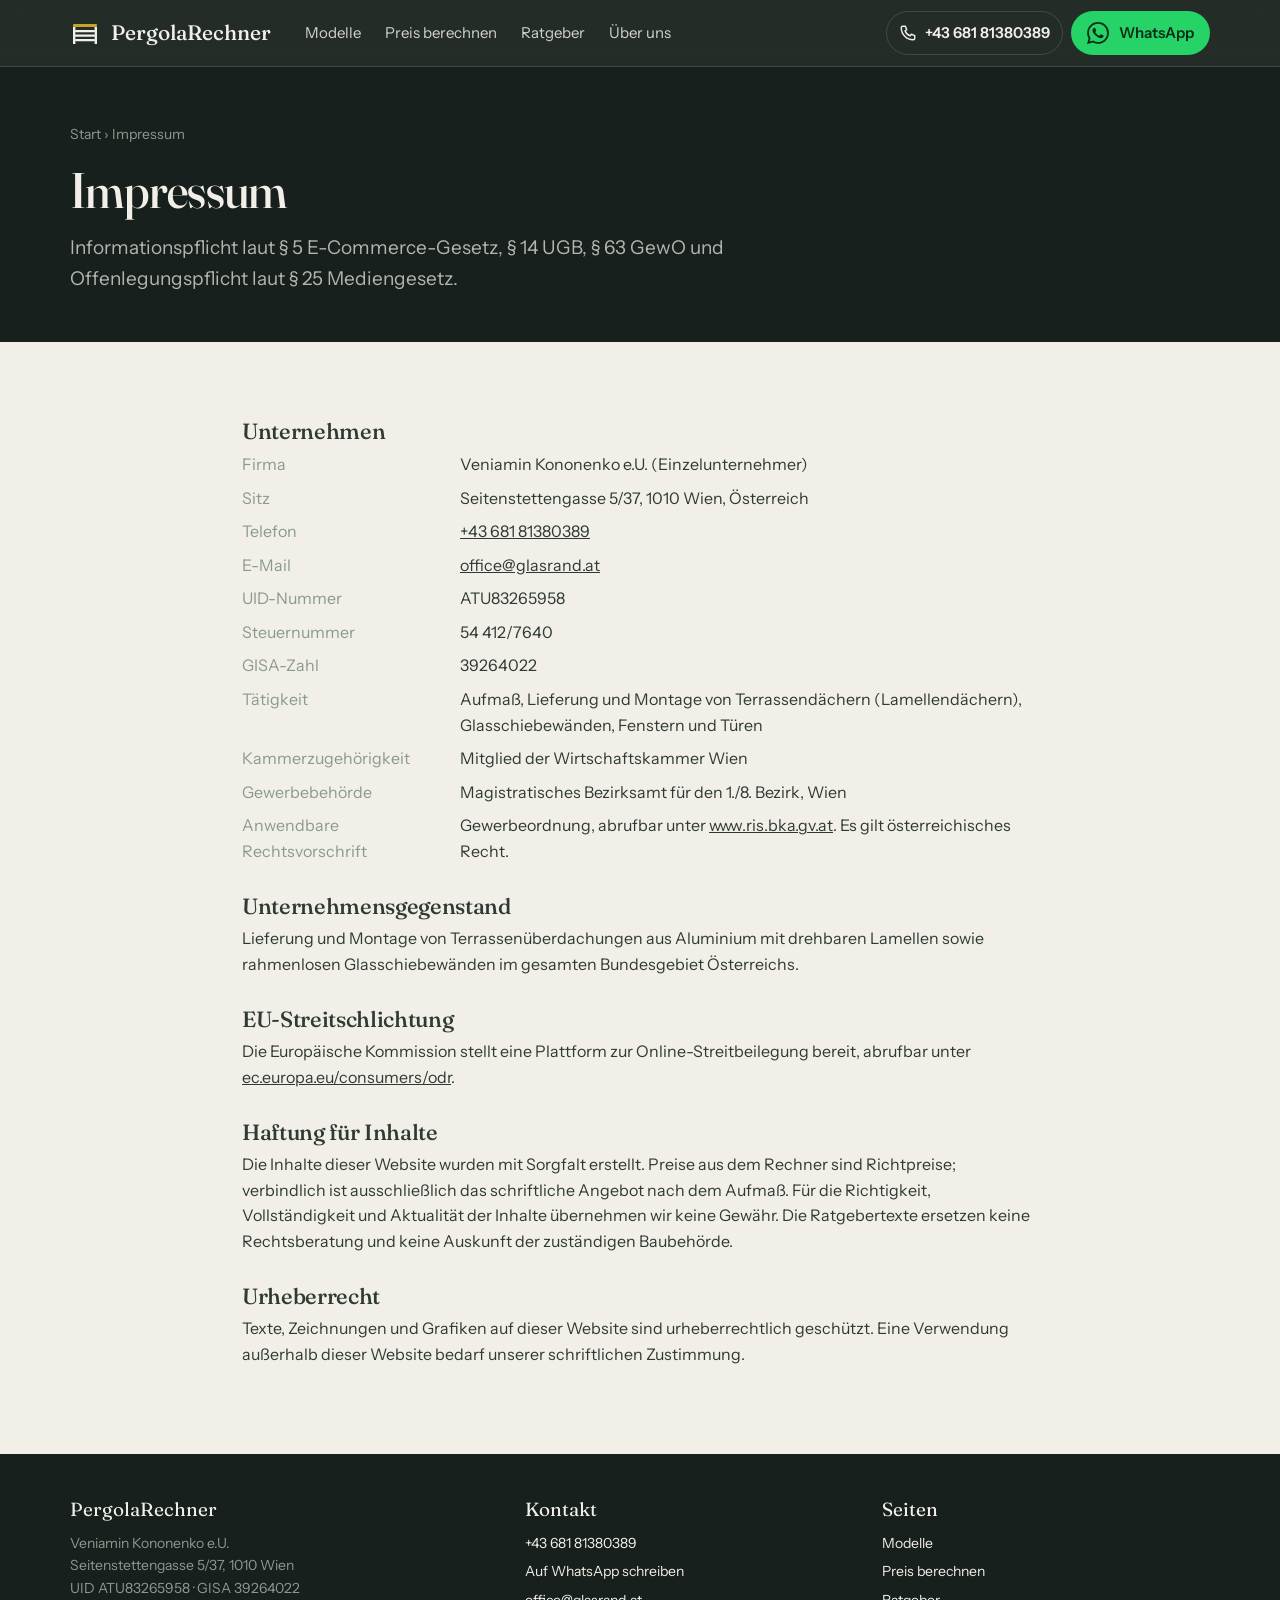
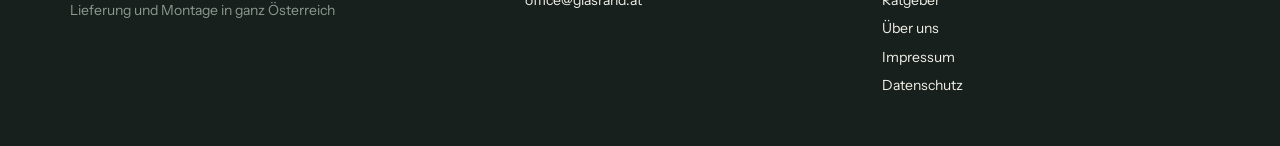
<file: impressum.html>
<!DOCTYPE html>
<html lang="de-AT">
<head>
<meta charset="UTF-8">
<meta name="viewport" content="width=device-width, initial-scale=1.0">
<title>Impressum – PergolaRechner</title>
<meta name="description" content="Impressum von Veniamin Kononenko e.U., Wien.">
<meta name="theme-color" content="#17201c">
<link rel="canonical" href="https://pergolarechner.at/impressum.html">
<link rel="icon" href="favicon.svg" type="image/svg+xml">
<link rel="preconnect" href="https://fonts.googleapis.com">
<link rel="preconnect" href="https://fonts.gstatic.com" crossorigin>
<link href="https://fonts.googleapis.com/css2?family=Fraunces:ital,opsz,wght@0,9..144,400;0,9..144,500;0,9..144,600;1,9..144,400&family=Instrument+Sans:wght@400;500;600&display=swap" rel="stylesheet">
<link rel="stylesheet" href="style.css">

</head>
<body>
<header class="top">
  <div class="wrap">
    <a class="brand" href="index.html" aria-label="PergolaRechner – Startseite"><svg viewBox="0 0 30 30" aria-hidden="true"><rect x="3" y="6" width="24" height="3" rx="1" fill="#c9a227"/><g fill="#f2efe8"><rect x="5" y="12" width="20" height="2.2" rx="1"/><rect x="5" y="16.5" width="20" height="2.2" rx="1"/><rect x="5" y="21" width="20" height="2.2" rx="1"/></g><rect x="3" y="9" width="2.4" height="17" fill="#f2efe8"/><rect x="24.6" y="9" width="2.4" height="17" fill="#f2efe8"/></svg><span>PergolaRechner</span></a>
    <nav class="nav" id="nav" aria-label="Hauptnavigation"><a href="modelle.html">Modelle</a><a href="index.html#rechner">Preis berechnen</a><a href="ratgeber.html">Ratgeber</a><a href="ueber-uns.html">Über uns</a></nav>
    <div class="acts">
      <a class="tel" href="tel:+4368181380389" aria-label="Anrufen: +43 681 81380389"><svg viewBox="0 0 24 24" aria-hidden="true" fill="none" stroke="currentColor" stroke-width="1.9" stroke-linecap="round" stroke-linejoin="round"><path d="M5 3h3.5l1.8 4.5-2.2 1.5a11 11 0 0 0 6.9 6.9l1.5-2.2L21 15.5V19a2 2 0 0 1-2 2A16 16 0 0 1 3 5a2 2 0 0 1 2-2z"/></svg><span>+43 681 81380389</span></a>
      <a class="btn btn-wa btn-sm wa-head" href="https://wa.me/4368181380389?text=Guten%20Tag%2C%20ich%20interessiere%20mich%20f%C3%BCr%20ein%20Lamellendach." target="_blank" rel="noopener" aria-label="Auf WhatsApp schreiben"><svg viewBox="0 0 24 24" aria-hidden="true" fill="currentColor"><path d="M17.472 14.382c-.297-.149-1.758-.867-2.03-.967-.273-.099-.471-.148-.67.15-.197.297-.767.966-.94 1.164-.173.199-.347.223-.644.075-.297-.15-1.255-.463-2.39-1.475-.883-.788-1.48-1.761-1.653-2.059-.173-.297-.018-.458.13-.606.134-.133.298-.347.446-.52.149-.174.198-.298.298-.497.099-.198.05-.371-.025-.52-.075-.149-.669-1.612-.916-2.207-.242-.579-.487-.5-.669-.51-.173-.008-.371-.01-.57-.01-.198 0-.52.074-.792.372-.272.297-1.04 1.016-1.04 2.479 0 1.462 1.065 2.875 1.213 3.074.149.198 2.096 3.2 5.077 4.487.709.306 1.262.489 1.694.625.712.227 1.36.195 1.871.118.571-.085 1.758-.719 2.006-1.413.248-.694.248-1.289.173-1.413-.074-.124-.272-.198-.57-.347m-5.421 7.403h-.004a9.87 9.87 0 0 1-5.031-1.378l-.361-.214-3.741.982.998-3.648-.235-.374a9.86 9.86 0 0 1-1.51-5.26c.001-5.45 4.436-9.884 9.888-9.884 2.64 0 5.122 1.03 6.988 2.898a9.825 9.825 0 0 1 2.893 6.994c-.003 5.45-4.437 9.885-9.885 9.885m8.413-18.297A11.815 11.815 0 0 0 12.05 0C5.495 0 .16 5.335.157 11.892c0 2.096.547 4.142 1.588 5.945L.057 24l6.305-1.654a11.882 11.882 0 0 0 5.683 1.448h.005c6.554 0 11.89-5.335 11.893-11.893a11.821 11.821 0 0 0-3.48-8.413Z"/></svg><span>WhatsApp</span></a>
      <button class="burger" type="button" aria-expanded="false" aria-controls="nav" aria-label="Menü"><svg viewBox="0 0 20 20" aria-hidden="true" fill="none" stroke="currentColor" stroke-width="2" stroke-linecap="round"><path d="M3 5.5h14M3 10h14M3 14.5h14"/></svg></button>
    </div>
  </div>
</header>
<section class="page-head">
  <div class="wrap">
    <div class="crumbs"><a href="index.html">Start</a> › Impressum</div>
    <h1>Impressum</h1>
    <p class="lead">Informationspflicht laut § 5 E-Commerce-Gesetz, § 14 UGB, § 63 GewO und Offenlegungspflicht laut § 25 Mediengesetz.</p>
  </div>
</section>

<div class="legal">
  <h2>Unternehmen</h2>
  <dl>
    <dt>Firma</dt><dd>Veniamin Kononenko e.U. (Einzelunternehmer)</dd>
    <dt>Sitz</dt><dd>Seitenstettengasse 5/37, 1010 Wien, Österreich</dd>
    <dt>Telefon</dt><dd><a href="tel:+4368181380389">+43 681 81380389</a></dd>
    <dt>E-Mail</dt><dd><a href="mailto:office@glasrand.at">office@glasrand.at</a></dd>
    <dt>UID-Nummer</dt><dd>ATU83265958</dd>
    <dt>Steuernummer</dt><dd>54 412/7640</dd>
    <dt>GISA-Zahl</dt><dd>39264022</dd>
    <dt>Tätigkeit</dt><dd>Aufmaß, Lieferung und Montage von Terrassendächern (Lamellendächern), Glasschiebewänden, Fenstern und Türen</dd>
    <dt>Kammerzugehörigkeit</dt><dd>Mitglied der Wirtschaftskammer Wien</dd>
    <dt>Gewerbebehörde</dt><dd>Magistratisches Bezirksamt für den 1./8. Bezirk, Wien</dd>
    <dt>Anwendbare Rechtsvorschrift</dt><dd>Gewerbeordnung, abrufbar unter <a href="https://www.ris.bka.gv.at" rel="noopener">www.ris.bka.gv.at</a>. Es gilt österreichisches Recht.</dd>
  </dl>

  <h2>Unternehmensgegenstand</h2>
  <p>Lieferung und Montage von Terrassenüberdachungen aus Aluminium mit drehbaren Lamellen sowie rahmenlosen Glasschiebewänden im gesamten Bundesgebiet Österreichs.</p>

  <h2>EU-Streitschlichtung</h2>
  <p>Die Europäische Kommission stellt eine Plattform zur Online-Streitbeilegung bereit, abrufbar unter <a href="https://ec.europa.eu/consumers/odr" rel="noopener">ec.europa.eu/consumers/odr</a>.</p>

  <h2>Haftung für Inhalte</h2>
  <p>Die Inhalte dieser Website wurden mit Sorgfalt erstellt. Preise aus dem Rechner sind Richtpreise; verbindlich ist ausschließlich das schriftliche Angebot nach dem Aufmaß. Für die Richtigkeit, Vollständigkeit und Aktualität der Inhalte übernehmen wir keine Gewähr. Die Ratgebertexte ersetzen keine Rechtsberatung und keine Auskunft der zuständigen Baubehörde.</p>

  <h2>Urheberrecht</h2>
  <p>Texte, Zeichnungen und Grafiken auf dieser Website sind urheberrechtlich geschützt. Eine Verwendung außerhalb dieser Website bedarf unserer schriftlichen Zustimmung.</p>
</div>

<footer>
  <div class="wrap">
    <div><div class="fb">PergolaRechner</div>Veniamin Kononenko e.U.<br>Seitenstettengasse 5/37, 1010 Wien<br>UID ATU83265958 · GISA 39264022<br>Lieferung und Montage in ganz Österreich</div>
    <div class="fc"><div class="fb">Kontakt</div><a href="tel:+4368181380389">+43 681 81380389</a><a href="https://wa.me/4368181380389?text=Guten%20Tag%2C%20ich%20interessiere%20mich%20f%C3%BCr%20ein%20Lamellendach." target="_blank" rel="noopener">Auf WhatsApp schreiben</a><a href="mailto:office@glasrand.at">office@glasrand.at</a></div>
    <div class="fl"><div class="fb">Seiten</div><a href="modelle.html">Modelle</a><a href="index.html#rechner">Preis berechnen</a><a href="ratgeber.html">Ratgeber</a><a href="ueber-uns.html">Über uns</a><a href="impressum.html">Impressum</a><a href="datenschutz.html">Datenschutz</a></div>
  </div>
</footer>
<script src="app.js"></script>
</body>
</html>
</file>
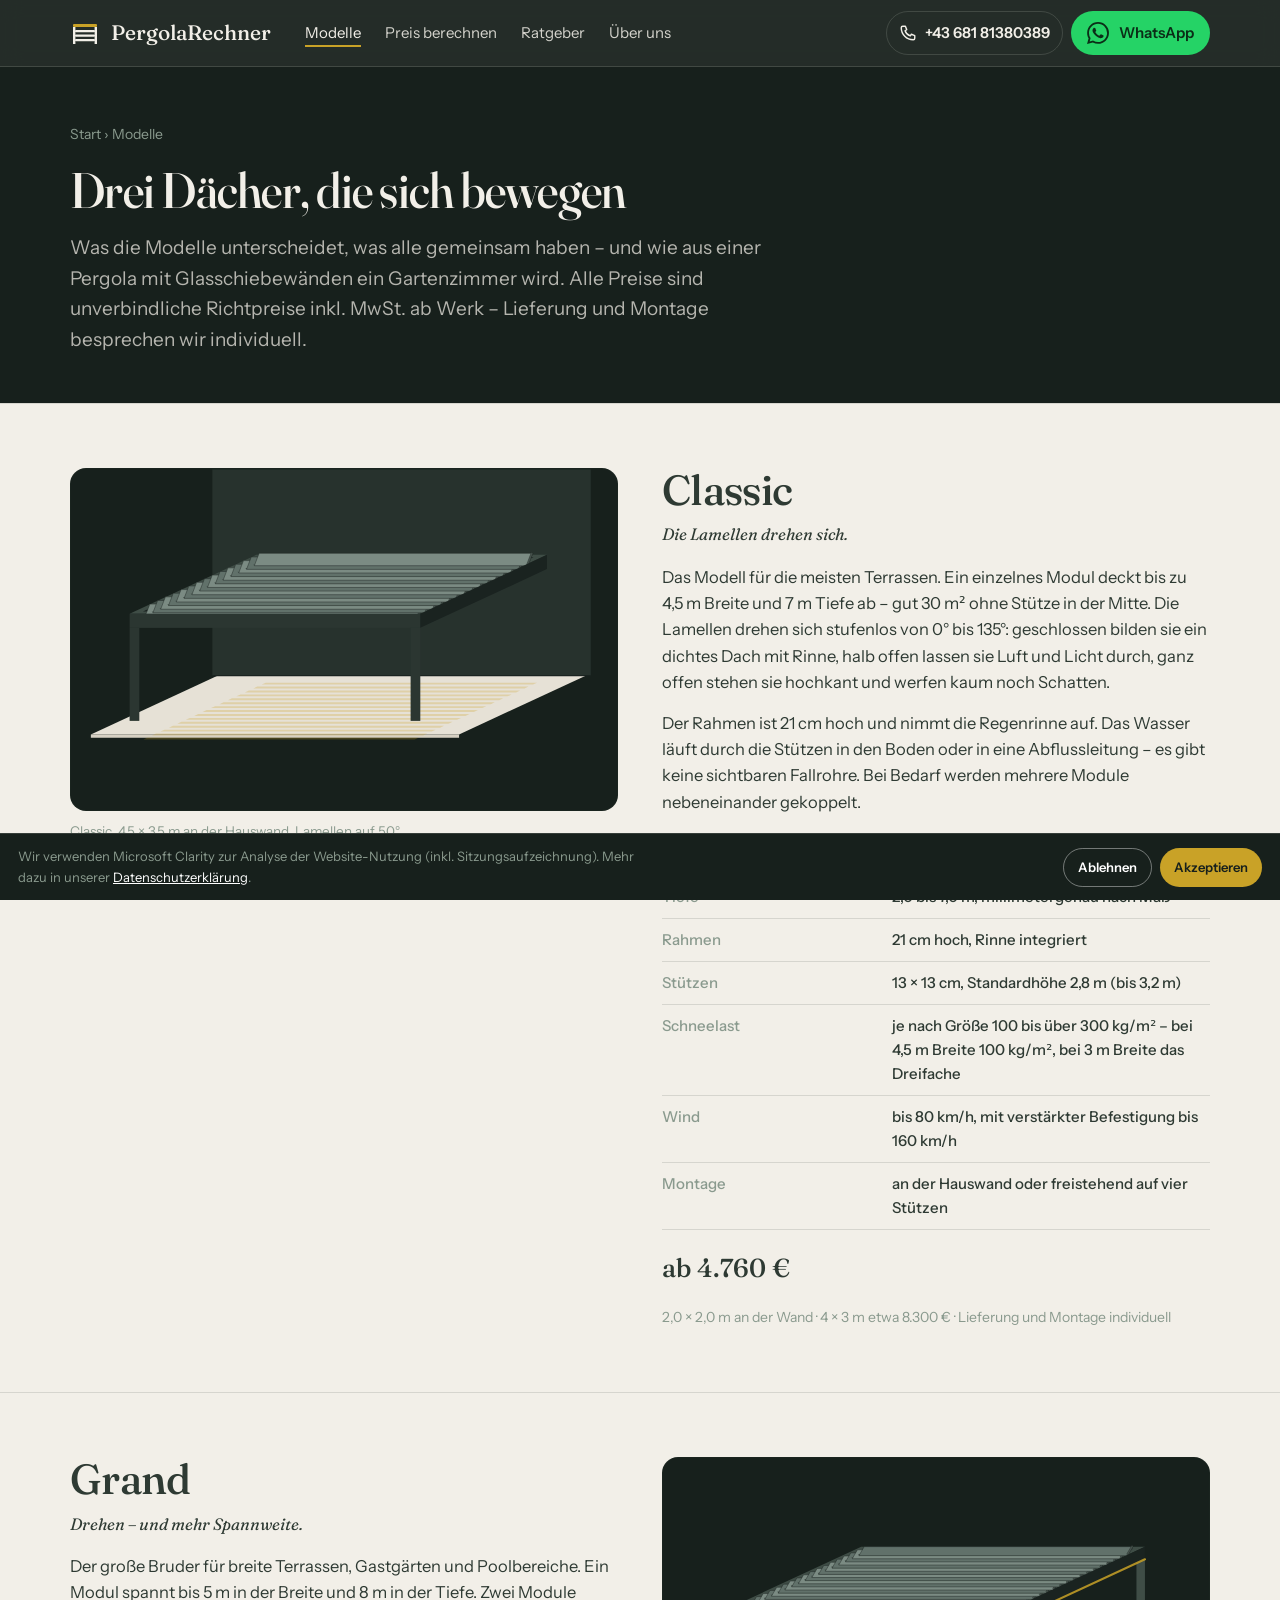
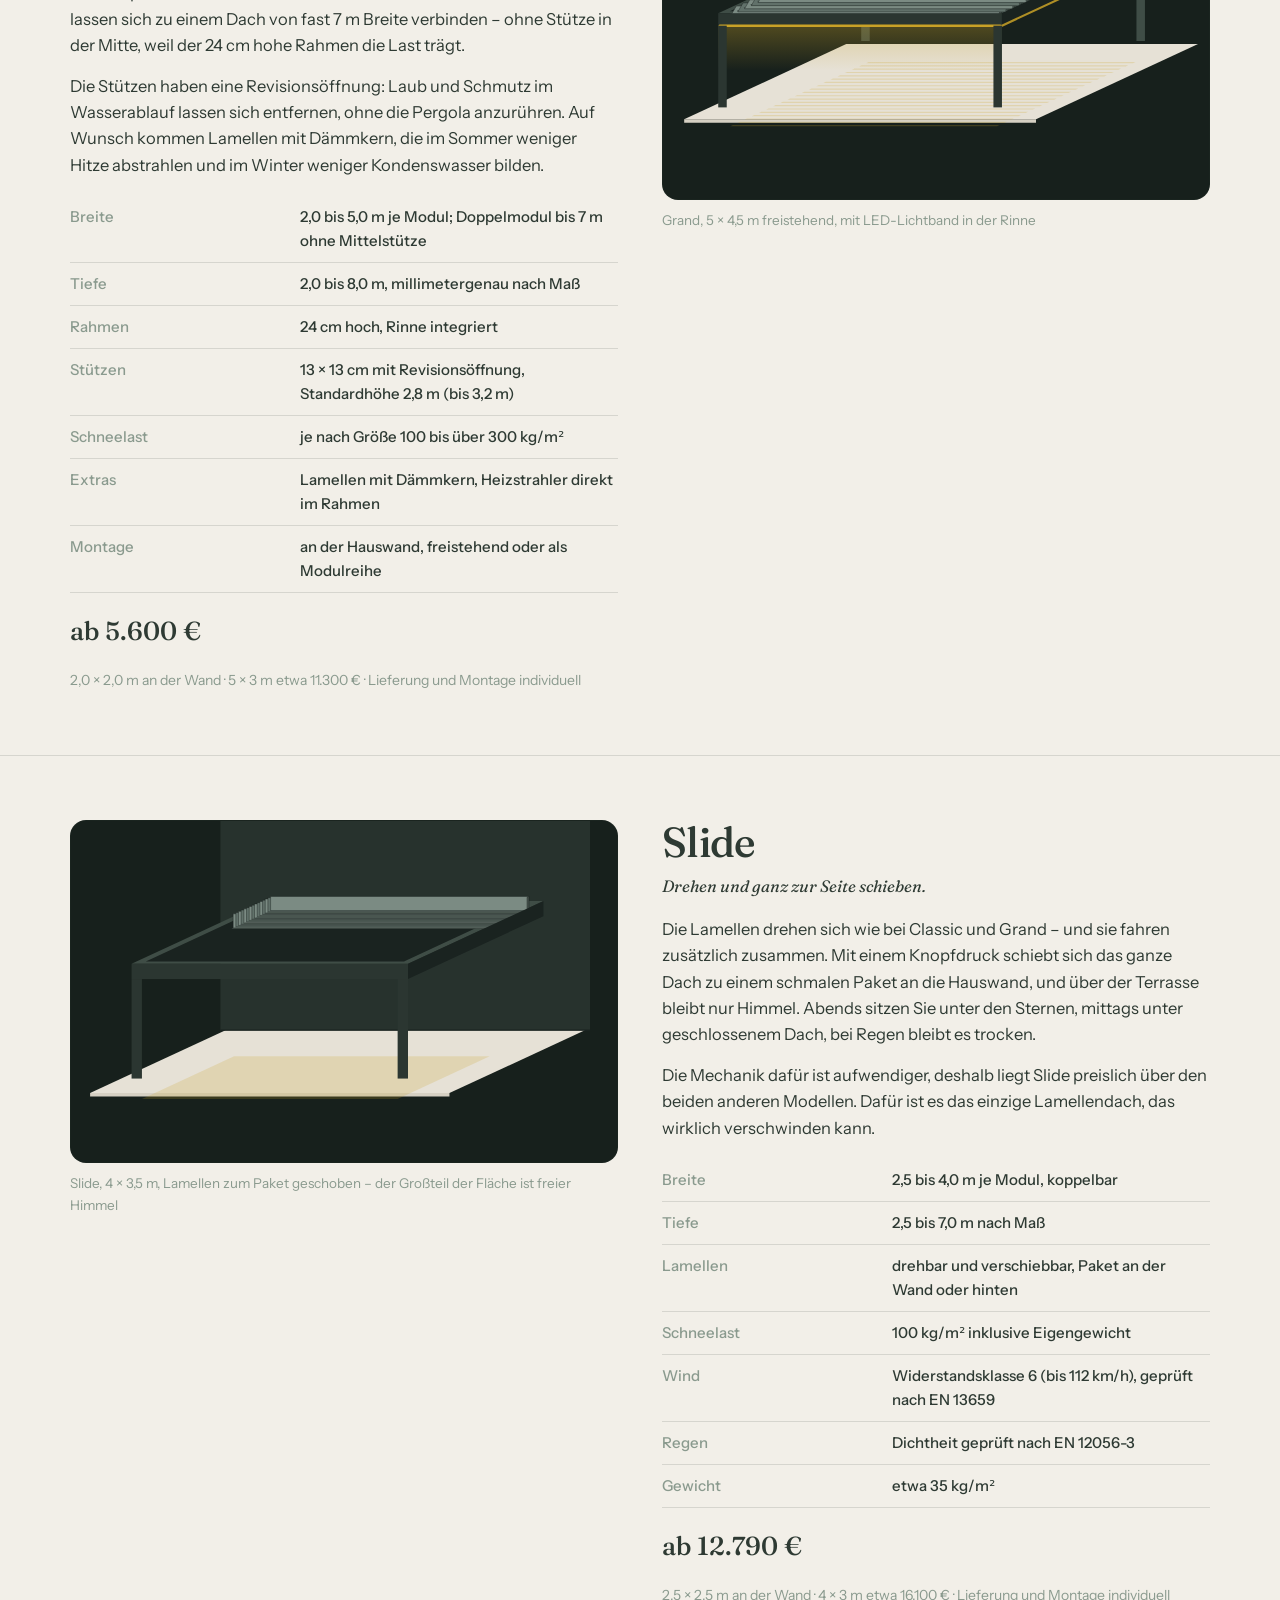
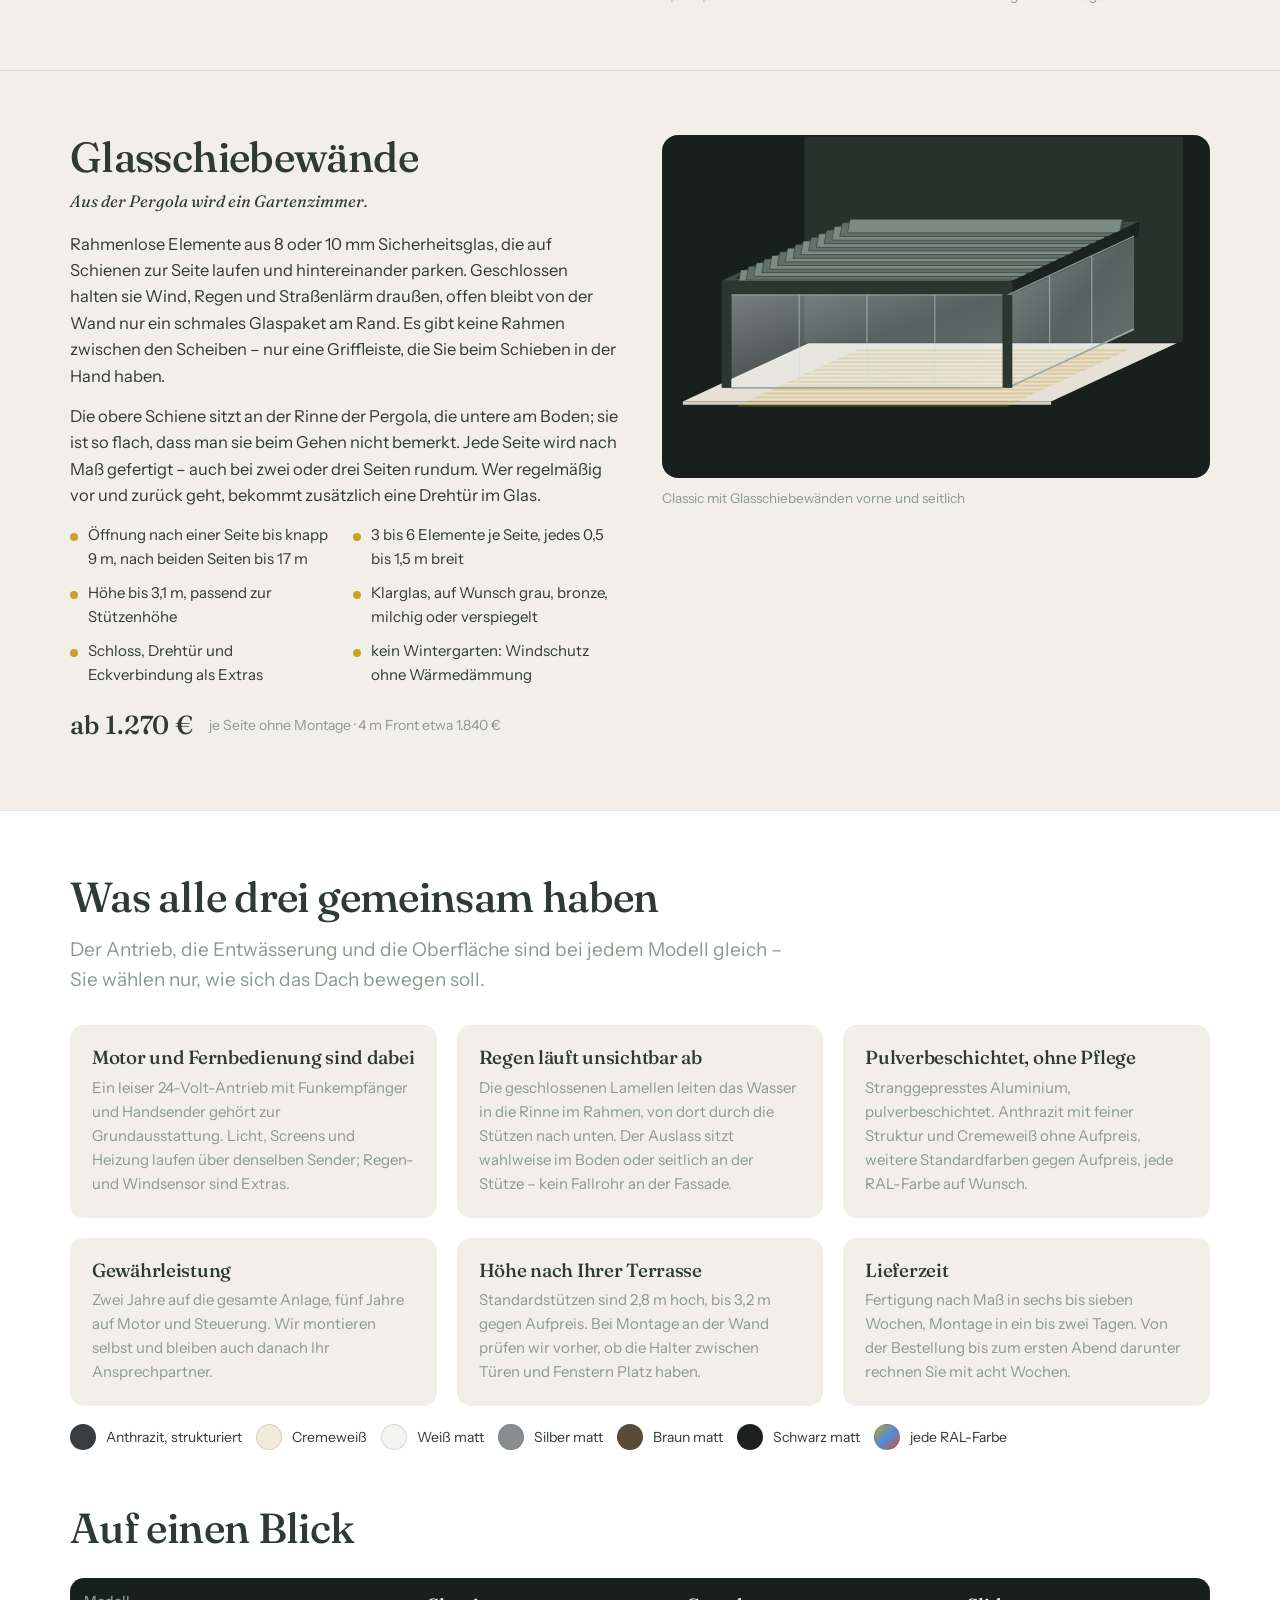
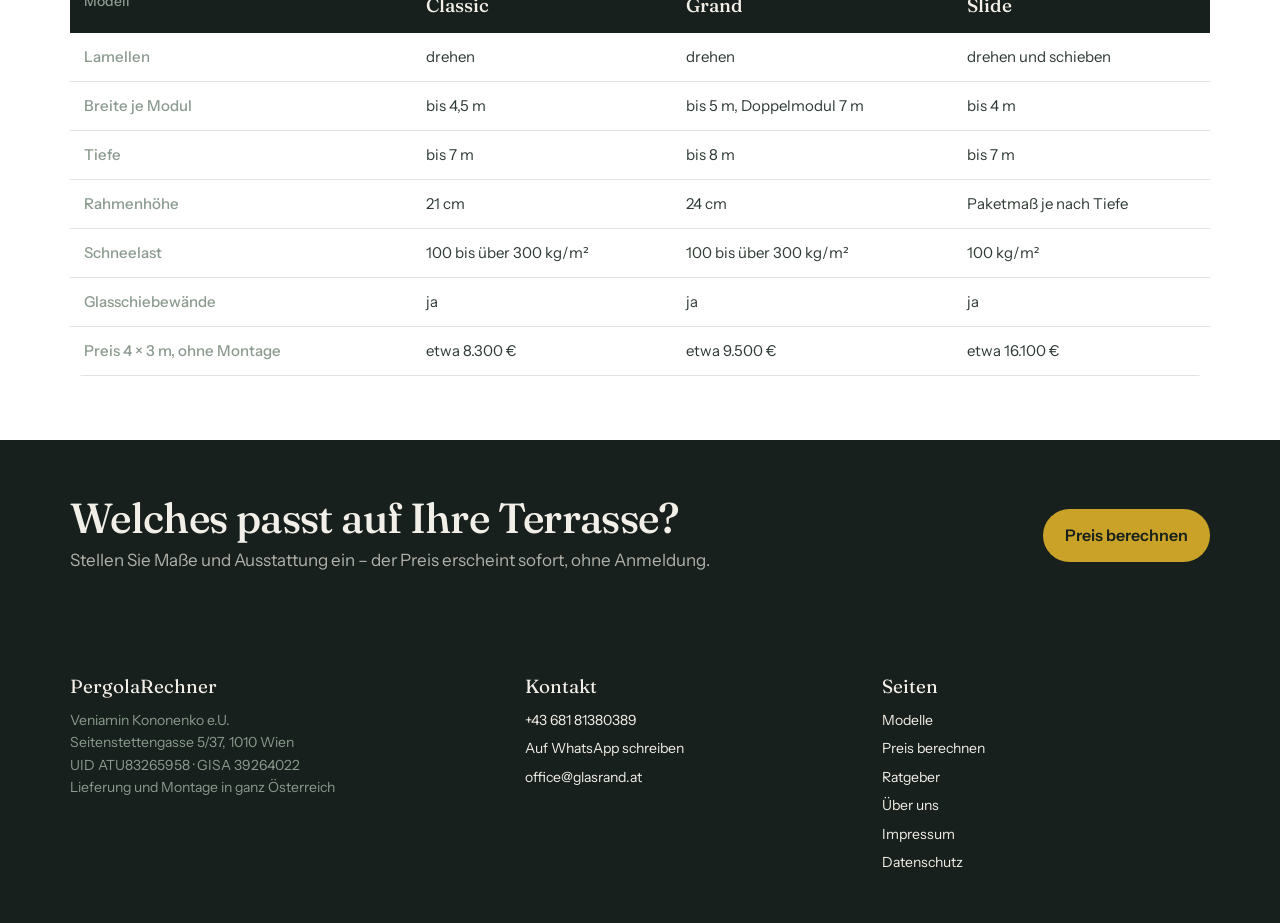
<file: modelle.html>
<!DOCTYPE html>
<html lang="de-AT">
<head>
<meta charset="UTF-8">
<meta name="viewport" content="width=device-width, initial-scale=1.0">
<title>Lamellendach-Modelle: Classic, Grand, Slide und Glasschiebewände</title>
<meta name="description" content="Drei Lamellendächer im Detail – drehbare Lamellen bis 4,5 m, große Spannweiten bis 5 × 8 m, Lamellen zum Zusammenschieben – und rahmenlose Glasschiebewände. Maße, Schneelast, Farben, Richtpreise.">
<meta name="theme-color" content="#17201c">
<link rel="canonical" href="https://pergolarechner.at/modelle.html">
<link rel="icon" href="favicon.svg" type="image/svg+xml">
<link rel="preconnect" href="https://fonts.googleapis.com">
<link rel="preconnect" href="https://fonts.gstatic.com" crossorigin>
<link href="https://fonts.googleapis.com/css2?family=Fraunces:ital,opsz,wght@0,9..144,400;0,9..144,500;0,9..144,600;1,9..144,400&family=Instrument+Sans:wght@400;500;600&display=swap" rel="stylesheet">
<link rel="stylesheet" href="style.css">

</head>
<body>
<header class="top">
  <div class="wrap">
    <a class="brand" href="index.html" aria-label="PergolaRechner – Startseite"><svg viewBox="0 0 30 30" aria-hidden="true"><rect x="3" y="6" width="24" height="3" rx="1" fill="#c9a227"/><g fill="#f2efe8"><rect x="5" y="12" width="20" height="2.2" rx="1"/><rect x="5" y="16.5" width="20" height="2.2" rx="1"/><rect x="5" y="21" width="20" height="2.2" rx="1"/></g><rect x="3" y="9" width="2.4" height="17" fill="#f2efe8"/><rect x="24.6" y="9" width="2.4" height="17" fill="#f2efe8"/></svg><span>PergolaRechner</span></a>
    <nav class="nav" id="nav" aria-label="Hauptnavigation"><a href="modelle.html" aria-current="page">Modelle</a><a href="index.html#rechner">Preis berechnen</a><a href="ratgeber.html">Ratgeber</a><a href="ueber-uns.html">Über uns</a></nav>
    <div class="acts">
      <a class="tel" href="tel:+4368181380389" aria-label="Anrufen: +43 681 81380389"><svg viewBox="0 0 24 24" aria-hidden="true" fill="none" stroke="currentColor" stroke-width="1.9" stroke-linecap="round" stroke-linejoin="round"><path d="M5 3h3.5l1.8 4.5-2.2 1.5a11 11 0 0 0 6.9 6.9l1.5-2.2L21 15.5V19a2 2 0 0 1-2 2A16 16 0 0 1 3 5a2 2 0 0 1 2-2z"/></svg><span>+43 681 81380389</span></a>
      <a class="btn btn-wa btn-sm wa-head" href="https://wa.me/4368181380389?text=Guten%20Tag%2C%20ich%20interessiere%20mich%20f%C3%BCr%20ein%20Lamellendach." target="_blank" rel="noopener" aria-label="Auf WhatsApp schreiben"><svg viewBox="0 0 24 24" aria-hidden="true" fill="currentColor"><path d="M17.472 14.382c-.297-.149-1.758-.867-2.03-.967-.273-.099-.471-.148-.67.15-.197.297-.767.966-.94 1.164-.173.199-.347.223-.644.075-.297-.15-1.255-.463-2.39-1.475-.883-.788-1.48-1.761-1.653-2.059-.173-.297-.018-.458.13-.606.134-.133.298-.347.446-.52.149-.174.198-.298.298-.497.099-.198.05-.371-.025-.52-.075-.149-.669-1.612-.916-2.207-.242-.579-.487-.5-.669-.51-.173-.008-.371-.01-.57-.01-.198 0-.52.074-.792.372-.272.297-1.04 1.016-1.04 2.479 0 1.462 1.065 2.875 1.213 3.074.149.198 2.096 3.2 5.077 4.487.709.306 1.262.489 1.694.625.712.227 1.36.195 1.871.118.571-.085 1.758-.719 2.006-1.413.248-.694.248-1.289.173-1.413-.074-.124-.272-.198-.57-.347m-5.421 7.403h-.004a9.87 9.87 0 0 1-5.031-1.378l-.361-.214-3.741.982.998-3.648-.235-.374a9.86 9.86 0 0 1-1.51-5.26c.001-5.45 4.436-9.884 9.888-9.884 2.64 0 5.122 1.03 6.988 2.898a9.825 9.825 0 0 1 2.893 6.994c-.003 5.45-4.437 9.885-9.885 9.885m8.413-18.297A11.815 11.815 0 0 0 12.05 0C5.495 0 .16 5.335.157 11.892c0 2.096.547 4.142 1.588 5.945L.057 24l6.305-1.654a11.882 11.882 0 0 0 5.683 1.448h.005c6.554 0 11.89-5.335 11.893-11.893a11.821 11.821 0 0 0-3.48-8.413Z"/></svg><span>WhatsApp</span></a>
      <button class="burger" type="button" aria-expanded="false" aria-controls="nav" aria-label="Menü"><svg viewBox="0 0 20 20" aria-hidden="true" fill="none" stroke="currentColor" stroke-width="2" stroke-linecap="round"><path d="M3 5.5h14M3 10h14M3 14.5h14"/></svg></button>
    </div>
  </div>
</header>
<section class="page-head">
  <div class="wrap">
    <div class="crumbs"><a href="index.html">Start</a> › Modelle</div>
    <h1>Drei Dächer, die sich bewegen</h1>
    <p class="lead">Was die Modelle unterscheidet, was alle gemeinsam haben – und wie aus einer Pergola mit Glasschiebewänden ein Gartenzimmer wird. Alle Preise sind unverbindliche Richtpreise inkl. MwSt. ab Werk – Lieferung und Montage besprechen wir individuell.</p>
  </div>
</section>

<section class="mdl" id="classic">
  <div class="wrap">
    <figure>
      <svg data-fig data-w="4500" data-p="3500" data-a="50" aria-label="Classic: Pergola an der Hauswand, Lamellen halb geöffnet"></svg>
      <figcaption>Classic, 4,5 × 3,5 m an der Hauswand, Lamellen auf 50°</figcaption>
    </figure>
    <div class="txt">
      <h2>Classic</h2>
      <p class="one">Die Lamellen drehen sich.</p>
      <p>Das Modell für die meisten Terrassen. Ein einzelnes Modul deckt bis zu 4,5 m Breite und 7 m Tiefe ab – gut 30 m² ohne Stütze in der Mitte. Die Lamellen drehen sich stufenlos von 0° bis 135°: geschlossen bilden sie ein dichtes Dach mit Rinne, halb offen lassen sie Luft und Licht durch, ganz offen stehen sie hochkant und werfen kaum noch Schatten.</p>
      <p>Der Rahmen ist 21 cm hoch und nimmt die Regenrinne auf. Das Wasser läuft durch die Stützen in den Boden oder in eine Abflussleitung – es gibt keine sichtbaren Fallrohre. Bei Bedarf werden mehrere Module nebeneinander gekoppelt.</p>
      <table class="spec">
        <tr><th>Breite</th><td>2,0 bis 4,5 m je Modul, koppelbar</td></tr>
        <tr><th>Tiefe</th><td>2,0 bis 7,0 m, millimetergenau nach Maß</td></tr>
        <tr><th>Rahmen</th><td>21 cm hoch, Rinne integriert</td></tr>
        <tr><th>Stützen</th><td>13 × 13 cm, Standardhöhe 2,8 m (bis 3,2 m)</td></tr>
        <tr><th>Schneelast</th><td>je nach Größe 100 bis über 300 kg/m² – bei 4,5 m Breite 100 kg/m², bei 3 m Breite das Dreifache</td></tr>
        <tr><th>Wind</th><td>bis 80 km/h, mit verstärkter Befestigung bis 160 km/h</td></tr>
        <tr><th>Montage</th><td>an der Hauswand oder freistehend auf vier Stützen</td></tr>
      </table>
      <div class="from"><b>ab 4.760 €</b><small>2,0 × 2,0 m an der Wand · 4 × 3 m etwa 8.300 € · Lieferung und Montage individuell</small></div>
    </div>
  </div>
</section>

<section class="mdl alt" id="grand">
  <div class="wrap">
    <figure>
      <svg data-fig data-w="5000" data-p="4500" data-a="35" data-free data-led aria-label="Grand: freistehende Pergola mit LED-Beleuchtung"></svg>
      <figcaption>Grand, 5 × 4,5 m freistehend, mit LED-Lichtband in der Rinne</figcaption>
    </figure>
    <div class="txt">
      <h2>Grand</h2>
      <p class="one">Drehen – und mehr Spannweite.</p>
      <p>Der große Bruder für breite Terrassen, Gastgärten und Poolbereiche. Ein Modul spannt bis 5 m in der Breite und 8 m in der Tiefe. Zwei Module lassen sich zu einem Dach von fast 7 m Breite verbinden – ohne Stütze in der Mitte, weil der 24 cm hohe Rahmen die Last trägt.</p>
      <p>Die Stützen haben eine Revisionsöffnung: Laub und Schmutz im Wasserablauf lassen sich entfernen, ohne die Pergola anzurühren. Auf Wunsch kommen Lamellen mit Dämmkern, die im Sommer weniger Hitze abstrahlen und im Winter weniger Kondenswasser bilden.</p>
      <table class="spec">
        <tr><th>Breite</th><td>2,0 bis 5,0 m je Modul; Doppelmodul bis 7 m ohne Mittelstütze</td></tr>
        <tr><th>Tiefe</th><td>2,0 bis 8,0 m, millimetergenau nach Maß</td></tr>
        <tr><th>Rahmen</th><td>24 cm hoch, Rinne integriert</td></tr>
        <tr><th>Stützen</th><td>13 × 13 cm mit Revisionsöffnung, Standardhöhe 2,8 m (bis 3,2 m)</td></tr>
        <tr><th>Schneelast</th><td>je nach Größe 100 bis über 300 kg/m²</td></tr>
        <tr><th>Extras</th><td>Lamellen mit Dämmkern, Heizstrahler direkt im Rahmen</td></tr>
        <tr><th>Montage</th><td>an der Hauswand, freistehend oder als Modulreihe</td></tr>
      </table>
      <div class="from"><b>ab 5.600 €</b><small>2,0 × 2,0 m an der Wand · 5 × 3 m etwa 11.300 € · Lieferung und Montage individuell</small></div>
    </div>
  </div>
</section>

<section class="mdl" id="slide">
  <div class="wrap">
    <figure>
      <svg data-fig data-w="4000" data-p="3500" data-a="90" data-stack=".32" aria-label="Slide: Lamellen zur Seite geschoben, das Dach ist offen"></svg>
      <figcaption>Slide, 4 × 3,5 m, Lamellen zum Paket geschoben – der Großteil der Fläche ist freier Himmel</figcaption>
    </figure>
    <div class="txt">
      <h2>Slide</h2>
      <p class="one">Drehen und ganz zur Seite schieben.</p>
      <p>Die Lamellen drehen sich wie bei Classic und Grand – und sie fahren zusätzlich zusammen. Mit einem Knopfdruck schiebt sich das ganze Dach zu einem schmalen Paket an die Hauswand, und über der Terrasse bleibt nur Himmel. Abends sitzen Sie unter den Sternen, mittags unter geschlossenem Dach, bei Regen bleibt es trocken.</p>
      <p>Die Mechanik dafür ist aufwendiger, deshalb liegt Slide preislich über den beiden anderen Modellen. Dafür ist es das einzige Lamellendach, das wirklich verschwinden kann.</p>
      <table class="spec">
        <tr><th>Breite</th><td>2,5 bis 4,0 m je Modul, koppelbar</td></tr>
        <tr><th>Tiefe</th><td>2,5 bis 7,0 m nach Maß</td></tr>
        <tr><th>Lamellen</th><td>drehbar und verschiebbar, Paket an der Wand oder hinten</td></tr>
        <tr><th>Schneelast</th><td>100 kg/m² inklusive Eigengewicht</td></tr>
        <tr><th>Wind</th><td>Widerstandsklasse 6 (bis 112 km/h), geprüft nach EN 13659</td></tr>
        <tr><th>Regen</th><td>Dichtheit geprüft nach EN 12056-3</td></tr>
        <tr><th>Gewicht</th><td>etwa 35 kg/m²</td></tr>
      </table>
      <div class="from"><b>ab 12.790 €</b><small>2,5 × 2,5 m an der Wand · 4 × 3 m etwa 16.100 € · Lieferung und Montage individuell</small></div>
    </div>
  </div>
</section>

<section class="mdl alt" id="glas">
  <div class="wrap">
    <figure>
      <svg data-fig data-w="4500" data-p="3500" data-a="70" data-glass="front,right" aria-label="Pergola mit Glasschiebewänden vorne und rechts"></svg>
      <figcaption>Classic mit Glasschiebewänden vorne und seitlich</figcaption>
    </figure>
    <div class="txt">
      <h2>Glasschiebewände</h2>
      <p class="one">Aus der Pergola wird ein Gartenzimmer.</p>
      <p>Rahmenlose Elemente aus 8 oder 10 mm Sicherheitsglas, die auf Schienen zur Seite laufen und hintereinander parken. Geschlossen halten sie Wind, Regen und Straßenlärm draußen, offen bleibt von der Wand nur ein schmales Glaspaket am Rand. Es gibt keine Rahmen zwischen den Scheiben – nur eine Griffleiste, die Sie beim Schieben in der Hand haben.</p>
      <p>Die obere Schiene sitzt an der Rinne der Pergola, die untere am Boden; sie ist so flach, dass man sie beim Gehen nicht bemerkt. Jede Seite wird nach Maß gefertigt – auch bei zwei oder drei Seiten rundum. Wer regelmäßig vor und zurück geht, bekommt zusätzlich eine Drehtür im Glas.</p>
      <ul class="feat">
        <li>Öffnung nach einer Seite bis knapp 9 m, nach beiden Seiten bis 17 m</li>
        <li>3 bis 6 Elemente je Seite, jedes 0,5 bis 1,5 m breit</li>
        <li>Höhe bis 3,1 m, passend zur Stützenhöhe</li>
        <li>Klarglas, auf Wunsch grau, bronze, milchig oder verspiegelt</li>
        <li>Schloss, Drehtür und Eckverbindung als Extras</li>
        <li>kein Wintergarten: Windschutz ohne Wärmedämmung</li>
      </ul>
      <div class="from"><b>ab 1.270 €</b><small>je Seite ohne Montage · 4 m Front etwa 1.840 €</small></div>
    </div>
  </div>
</section>

<section class="common">
  <div class="wrap">
    <h2>Was alle drei gemeinsam haben</h2>
    <p class="lead">Der Antrieb, die Entwässerung und die Oberfläche sind bei jedem Modell gleich – Sie wählen nur, wie sich das Dach bewegen soll.</p>
    <div class="common-grid">
      <div><h3>Motor und Fernbedienung sind dabei</h3><p>Ein leiser 24-Volt-Antrieb mit Funkempfänger und Handsender gehört zur Grundausstattung. Licht, Screens und Heizung laufen über denselben Sender; Regen- und Windsensor sind Extras.</p></div>
      <div><h3>Regen läuft unsichtbar ab</h3><p>Die geschlossenen Lamellen leiten das Wasser in die Rinne im Rahmen, von dort durch die Stützen nach unten. Der Auslass sitzt wahlweise im Boden oder seitlich an der Stütze – kein Fallrohr an der Fassade.</p></div>
      <div><h3>Pulverbeschichtet, ohne Pflege</h3><p>Stranggepresstes Aluminium, pulverbeschichtet. Anthrazit mit feiner Struktur und Cremeweiß ohne Aufpreis, weitere Standardfarben gegen Aufpreis, jede RAL-Farbe auf Wunsch.</p></div>
      <div><h3>Gewährleistung</h3><p>Zwei Jahre auf die gesamte Anlage, fünf Jahre auf Motor und Steuerung. Wir montieren selbst und bleiben auch danach Ihr Ansprechpartner.</p></div>
      <div><h3>Höhe nach Ihrer Terrasse</h3><p>Standardstützen sind 2,8 m hoch, bis 3,2 m gegen Aufpreis. Bei Montage an der Wand prüfen wir vorher, ob die Halter zwischen Türen und Fenstern Platz haben.</p></div>
      <div><h3>Lieferzeit</h3><p>Fertigung nach Maß in sechs bis sieben Wochen, Montage in ein bis zwei Tagen. Von der Bestellung bis zum ersten Abend darunter rechnen Sie mit acht Wochen.</p></div>
    </div>
    <div class="colors" aria-label="Farben">
      <span class="sw"><i style="background:#3a3d40"></i>Anthrazit, strukturiert</span>
      <span class="sw"><i style="background:#f1ebdc"></i>Cremeweiß</span>
      <span class="sw"><i style="background:#f4f4f2"></i>Weiß matt</span>
      <span class="sw"><i style="background:#8a8d90"></i>Silber matt</span>
      <span class="sw"><i style="background:#5a4a3a"></i>Braun matt</span>
      <span class="sw"><i style="background:#1d1f21"></i>Schwarz matt</span>
      <span class="sw"><i style="background:linear-gradient(135deg,#c9a227,#4a90d9,#d94a4a)"></i>jede RAL-Farbe</span>
    </div>

    <h2 style="margin-top:56px">Auf einen Blick</h2>
    <div class="cmp-wrap">
      <table class="cmp stack">
        <thead><tr><th>Modell</th><th>Classic</th><th>Grand</th><th>Slide</th></tr></thead>
        <tbody>
          <tr><th>Lamellen</th><td data-l="Classic">drehen</td><td data-l="Grand">drehen</td><td data-l="Slide">drehen und schieben</td></tr>
          <tr><th>Breite je Modul</th><td data-l="Classic">bis 4,5 m</td><td data-l="Grand">bis 5 m, Doppelmodul 7 m</td><td data-l="Slide">bis 4 m</td></tr>
          <tr><th>Tiefe</th><td data-l="Classic">bis 7 m</td><td data-l="Grand">bis 8 m</td><td data-l="Slide">bis 7 m</td></tr>
          <tr><th>Rahmenhöhe</th><td data-l="Classic">21 cm</td><td data-l="Grand">24 cm</td><td data-l="Slide">Paketmaß je nach Tiefe</td></tr>
          <tr><th>Schneelast</th><td data-l="Classic">100 bis über 300 kg/m²</td><td data-l="Grand">100 bis über 300 kg/m²</td><td data-l="Slide">100 kg/m²</td></tr>
          <tr><th>Glasschiebewände</th><td data-l="Classic">ja</td><td data-l="Grand">ja</td><td data-l="Slide">ja</td></tr>
          <tr><th>Preis 4 × 3 m, ohne Montage</th><td data-l="Classic">etwa 8.300 €</td><td data-l="Grand">etwa 9.500 €</td><td data-l="Slide">etwa 16.100 €</td></tr>
        </tbody>
      </table>
    </div>
  </div>
</section>

<section class="cta-band">
  <div class="wrap">
    <div><h2>Welches passt auf Ihre Terrasse?</h2><p>Stellen Sie Maße und Ausstattung ein – der Preis erscheint sofort, ohne Anmeldung.</p></div>
    <a class="btn btn-brass" href="index.html#rechner">Preis berechnen</a>
  </div>
</section>

<footer>
  <div class="wrap">
    <div><div class="fb">PergolaRechner</div>Veniamin Kononenko e.U.<br>Seitenstettengasse 5/37, 1010 Wien<br>UID ATU83265958 · GISA 39264022<br>Lieferung und Montage in ganz Österreich</div>
    <div class="fc"><div class="fb">Kontakt</div><a href="tel:+4368181380389">+43 681 81380389</a><a href="https://wa.me/4368181380389?text=Guten%20Tag%2C%20ich%20interessiere%20mich%20f%C3%BCr%20ein%20Lamellendach." target="_blank" rel="noopener">Auf WhatsApp schreiben</a><a href="mailto:office@glasrand.at">office@glasrand.at</a></div>
    <div class="fl"><div class="fb">Seiten</div><a href="modelle.html">Modelle</a><a href="index.html#rechner">Preis berechnen</a><a href="ratgeber.html">Ratgeber</a><a href="ueber-uns.html">Über uns</a><a href="impressum.html">Impressum</a><a href="datenschutz.html">Datenschutz</a></div>
  </div>
</footer>
<div class="cookie hidden" id="cookie">
  <p>Wir verwenden Microsoft Clarity zur Analyse der Website-Nutzung (inkl. Sitzungsaufzeichnung). Mehr dazu in unserer <a href="datenschutz.html">Datenschutzerklärung</a>.</p>
  <div class="c-btns"><button class="c-no" type="button" id="c-no">Ablehnen</button><button class="c-ok" type="button" id="c-ok">Akzeptieren</button></div>
</div>
<script>
(function(){
  var KEY='pr_consent', box=document.getElementById('cookie');
  function loadClarity(){ if(window.__cl) return; window.__cl=1; (function(c,l,a,r,i,t,y){c[a]=c[a]||function(){(c[a].q=c[a].q||[]).push(arguments)};t=l.createElement(r);t.async=1;t.src='https://www.clarity.ms/tag/'+i;y=l.getElementsByTagName(r)[0];y.parentNode.insertBefore(t,y);})(window,document,'clarity','script','z0adxatrun'); }
  var saved=null; try{ saved=localStorage.getItem(KEY); }catch(e){}
  if(saved==='ok') loadClarity(); else if(saved!=='no') box.classList.remove('hidden');
  function close(v){ try{ localStorage.setItem(KEY,v); }catch(e){} if(v==='ok') loadClarity(); box.classList.add('hidden'); }
  document.getElementById('c-ok').addEventListener('click',function(){ close('ok'); });
  document.getElementById('c-no').addEventListener('click',function(){ close('no'); });
})();
</script>
<script src="app.js"></script>
</body>
</html>
</file>
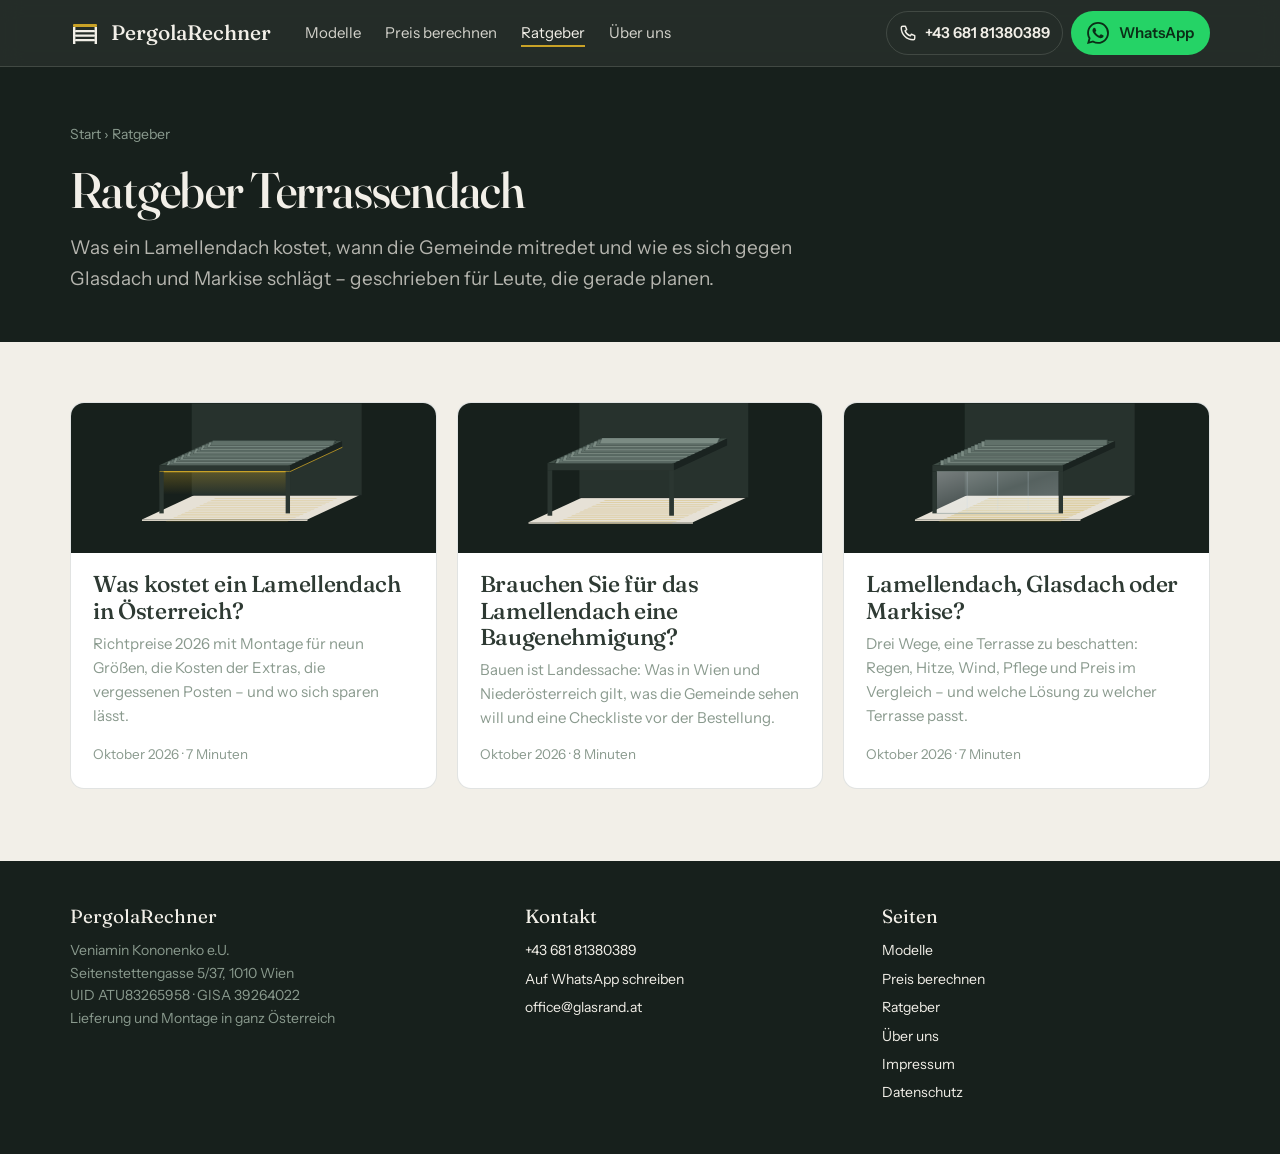
<file: ratgeber.html>
<!DOCTYPE html>
<html lang="de-AT">
<head>
<meta charset="UTF-8">
<meta name="viewport" content="width=device-width, initial-scale=1.0">
<title>Ratgeber Terrassendach – Preise, Baugenehmigung, Vergleich</title>
<meta name="description" content="Was ein Lamellendach in Österreich kostet, wann Sie eine Baugenehmigung brauchen und wie es sich gegen Glasdach und Markise schlägt.">
<meta name="theme-color" content="#17201c">
<link rel="canonical" href="https://pergolarechner.at/ratgeber.html">
<link rel="icon" href="favicon.svg" type="image/svg+xml">
<link rel="preconnect" href="https://fonts.googleapis.com">
<link rel="preconnect" href="https://fonts.gstatic.com" crossorigin>
<link href="https://fonts.googleapis.com/css2?family=Fraunces:ital,opsz,wght@0,9..144,400;0,9..144,500;0,9..144,600;1,9..144,400&family=Instrument+Sans:wght@400;500;600&display=swap" rel="stylesheet">
<link rel="stylesheet" href="style.css">

</head>
<body>
<header class="top">
  <div class="wrap">
    <a class="brand" href="index.html" aria-label="PergolaRechner – Startseite"><svg viewBox="0 0 30 30" aria-hidden="true"><rect x="3" y="6" width="24" height="3" rx="1" fill="#c9a227"/><g fill="#f2efe8"><rect x="5" y="12" width="20" height="2.2" rx="1"/><rect x="5" y="16.5" width="20" height="2.2" rx="1"/><rect x="5" y="21" width="20" height="2.2" rx="1"/></g><rect x="3" y="9" width="2.4" height="17" fill="#f2efe8"/><rect x="24.6" y="9" width="2.4" height="17" fill="#f2efe8"/></svg><span>PergolaRechner</span></a>
    <nav class="nav" id="nav" aria-label="Hauptnavigation"><a href="modelle.html">Modelle</a><a href="index.html#rechner">Preis berechnen</a><a href="ratgeber.html" aria-current="page">Ratgeber</a><a href="ueber-uns.html">Über uns</a></nav>
    <div class="acts">
      <a class="tel" href="tel:+4368181380389" aria-label="Anrufen: +43 681 81380389"><svg viewBox="0 0 24 24" aria-hidden="true" fill="none" stroke="currentColor" stroke-width="1.9" stroke-linecap="round" stroke-linejoin="round"><path d="M5 3h3.5l1.8 4.5-2.2 1.5a11 11 0 0 0 6.9 6.9l1.5-2.2L21 15.5V19a2 2 0 0 1-2 2A16 16 0 0 1 3 5a2 2 0 0 1 2-2z"/></svg><span>+43 681 81380389</span></a>
      <a class="btn btn-wa btn-sm wa-head" href="https://wa.me/4368181380389?text=Guten%20Tag%2C%20ich%20interessiere%20mich%20f%C3%BCr%20ein%20Lamellendach." target="_blank" rel="noopener" aria-label="Auf WhatsApp schreiben"><svg viewBox="0 0 24 24" aria-hidden="true" fill="currentColor"><path d="M17.472 14.382c-.297-.149-1.758-.867-2.03-.967-.273-.099-.471-.148-.67.15-.197.297-.767.966-.94 1.164-.173.199-.347.223-.644.075-.297-.15-1.255-.463-2.39-1.475-.883-.788-1.48-1.761-1.653-2.059-.173-.297-.018-.458.13-.606.134-.133.298-.347.446-.52.149-.174.198-.298.298-.497.099-.198.05-.371-.025-.52-.075-.149-.669-1.612-.916-2.207-.242-.579-.487-.5-.669-.51-.173-.008-.371-.01-.57-.01-.198 0-.52.074-.792.372-.272.297-1.04 1.016-1.04 2.479 0 1.462 1.065 2.875 1.213 3.074.149.198 2.096 3.2 5.077 4.487.709.306 1.262.489 1.694.625.712.227 1.36.195 1.871.118.571-.085 1.758-.719 2.006-1.413.248-.694.248-1.289.173-1.413-.074-.124-.272-.198-.57-.347m-5.421 7.403h-.004a9.87 9.87 0 0 1-5.031-1.378l-.361-.214-3.741.982.998-3.648-.235-.374a9.86 9.86 0 0 1-1.51-5.26c.001-5.45 4.436-9.884 9.888-9.884 2.64 0 5.122 1.03 6.988 2.898a9.825 9.825 0 0 1 2.893 6.994c-.003 5.45-4.437 9.885-9.885 9.885m8.413-18.297A11.815 11.815 0 0 0 12.05 0C5.495 0 .16 5.335.157 11.892c0 2.096.547 4.142 1.588 5.945L.057 24l6.305-1.654a11.882 11.882 0 0 0 5.683 1.448h.005c6.554 0 11.89-5.335 11.893-11.893a11.821 11.821 0 0 0-3.48-8.413Z"/></svg><span>WhatsApp</span></a>
      <button class="burger" type="button" aria-expanded="false" aria-controls="nav" aria-label="Menü"><svg viewBox="0 0 20 20" aria-hidden="true" fill="none" stroke="currentColor" stroke-width="2" stroke-linecap="round"><path d="M3 5.5h14M3 10h14M3 14.5h14"/></svg></button>
    </div>
  </div>
</header>
<section class="page-head">
  <div class="wrap">
    <div class="crumbs"><a href="index.html">Start</a> › Ratgeber</div>
    <h1>Ratgeber Terrassendach</h1>
    <p class="lead">Was ein Lamellendach kostet, wann die Gemeinde mitredet und wie es sich gegen Glasdach und Markise schlägt – geschrieben für Leute, die gerade planen.</p>
  </div>
</section>

<div class="wrap">
  <ul class="posts">
    <li class="post">
      <div class="pic"><svg data-fig data-w="4500" data-p="3200" data-a="45" data-led aria-hidden="true"></svg></div>
      <h2><a href="ratgeber/lamellendach-preise-oesterreich.html">Was kostet ein Lamellendach in Österreich?</a></h2>
      <p>Richtpreise 2026 mit Montage für neun Größen, die Kosten der Extras, die vergessenen Posten – und wo sich sparen lässt.</p>
      <div class="meta">Oktober 2026 · 7 Minuten</div>
    </li>
    <li class="post">
      <div class="pic"><svg data-fig data-w="4000" data-p="3000" data-a="0" aria-hidden="true"></svg></div>
      <h2><a href="ratgeber/lamellendach-baugenehmigung-oesterreich.html">Brauchen Sie für das Lamellendach eine Baugenehmigung?</a></h2>
      <p>Bauen ist Landessache: Was in Wien und Niederösterreich gilt, was die Gemeinde sehen will und eine Checkliste vor der Bestellung.</p>
      <div class="meta">Oktober 2026 · 8 Minuten</div>
    </li>
    <li class="post">
      <div class="pic"><svg data-fig data-w="4500" data-p="3200" data-a="90" data-glass="front" aria-hidden="true"></svg></div>
      <h2><a href="ratgeber/lamellendach-glasdach-markise-vergleich.html">Lamellendach, Glasdach oder Markise?</a></h2>
      <p>Drei Wege, eine Terrasse zu beschatten: Regen, Hitze, Wind, Pflege und Preis im Vergleich – und welche Lösung zu welcher Terrasse passt.</p>
      <div class="meta">Oktober 2026 · 7 Minuten</div>
    </li>
  </ul>
</div>

<footer>
  <div class="wrap">
    <div><div class="fb">PergolaRechner</div>Veniamin Kononenko e.U.<br>Seitenstettengasse 5/37, 1010 Wien<br>UID ATU83265958 · GISA 39264022<br>Lieferung und Montage in ganz Österreich</div>
    <div class="fc"><div class="fb">Kontakt</div><a href="tel:+4368181380389">+43 681 81380389</a><a href="https://wa.me/4368181380389?text=Guten%20Tag%2C%20ich%20interessiere%20mich%20f%C3%BCr%20ein%20Lamellendach." target="_blank" rel="noopener">Auf WhatsApp schreiben</a><a href="mailto:office@glasrand.at">office@glasrand.at</a></div>
    <div class="fl"><div class="fb">Seiten</div><a href="modelle.html">Modelle</a><a href="index.html#rechner">Preis berechnen</a><a href="ratgeber.html">Ratgeber</a><a href="ueber-uns.html">Über uns</a><a href="impressum.html">Impressum</a><a href="datenschutz.html">Datenschutz</a></div>
  </div>
</footer>
<script src="app.js"></script>
</body>
</html>
</file>
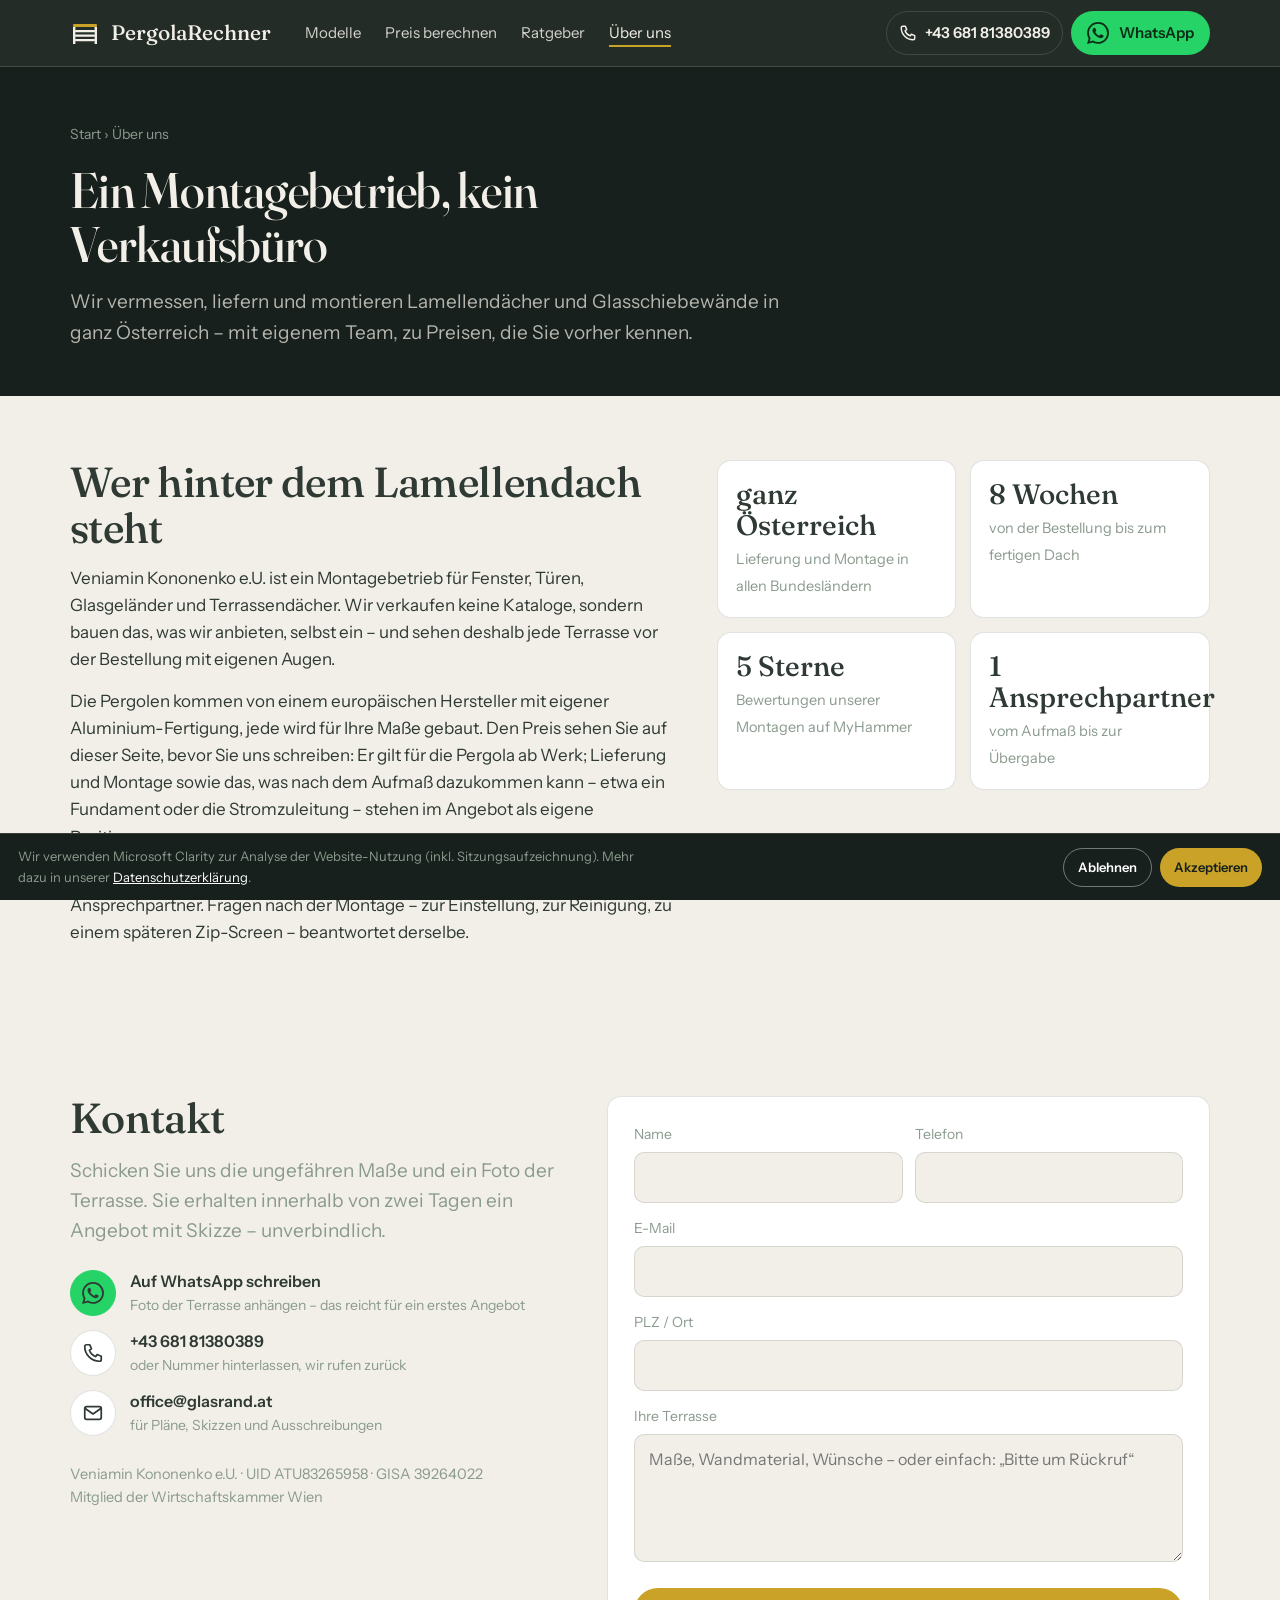
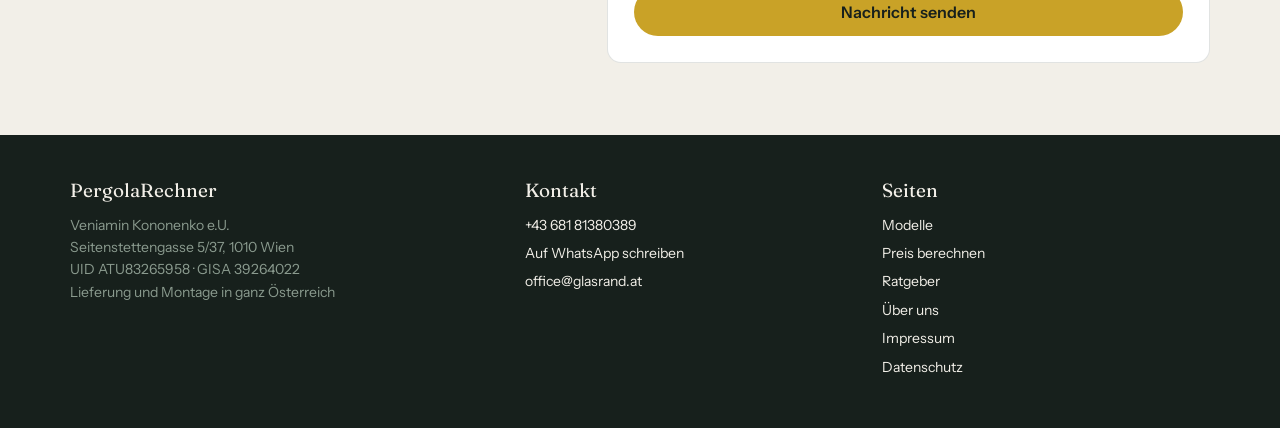
<file: ueber-uns.html>
<!DOCTYPE html>
<html lang="de-AT">
<head>
<meta charset="UTF-8">
<meta name="viewport" content="width=device-width, initial-scale=1.0">
<title>Über uns und Kontakt – Lamellendach mit Montage in Österreich</title>
<meta name="description" content="Montagebetrieb für Lamellendächer und Glasschiebewände in ganz Österreich. Telefon, WhatsApp, E-Mail und Kontaktformular.">
<meta name="theme-color" content="#17201c">
<link rel="canonical" href="https://pergolarechner.at/ueber-uns.html">
<link rel="icon" href="favicon.svg" type="image/svg+xml">
<link rel="preconnect" href="https://fonts.googleapis.com">
<link rel="preconnect" href="https://fonts.gstatic.com" crossorigin>
<link href="https://fonts.googleapis.com/css2?family=Fraunces:ital,opsz,wght@0,9..144,400;0,9..144,500;0,9..144,600;1,9..144,400&family=Instrument+Sans:wght@400;500;600&display=swap" rel="stylesheet">
<link rel="stylesheet" href="style.css">

</head>
<body>
<header class="top">
  <div class="wrap">
    <a class="brand" href="index.html" aria-label="PergolaRechner – Startseite"><svg viewBox="0 0 30 30" aria-hidden="true"><rect x="3" y="6" width="24" height="3" rx="1" fill="#c9a227"/><g fill="#f2efe8"><rect x="5" y="12" width="20" height="2.2" rx="1"/><rect x="5" y="16.5" width="20" height="2.2" rx="1"/><rect x="5" y="21" width="20" height="2.2" rx="1"/></g><rect x="3" y="9" width="2.4" height="17" fill="#f2efe8"/><rect x="24.6" y="9" width="2.4" height="17" fill="#f2efe8"/></svg><span>PergolaRechner</span></a>
    <nav class="nav" id="nav" aria-label="Hauptnavigation"><a href="modelle.html">Modelle</a><a href="index.html#rechner">Preis berechnen</a><a href="ratgeber.html">Ratgeber</a><a href="ueber-uns.html" aria-current="page">Über uns</a></nav>
    <div class="acts">
      <a class="tel" href="tel:+4368181380389" aria-label="Anrufen: +43 681 81380389"><svg viewBox="0 0 24 24" aria-hidden="true" fill="none" stroke="currentColor" stroke-width="1.9" stroke-linecap="round" stroke-linejoin="round"><path d="M5 3h3.5l1.8 4.5-2.2 1.5a11 11 0 0 0 6.9 6.9l1.5-2.2L21 15.5V19a2 2 0 0 1-2 2A16 16 0 0 1 3 5a2 2 0 0 1 2-2z"/></svg><span>+43 681 81380389</span></a>
      <a class="btn btn-wa btn-sm wa-head" href="https://wa.me/4368181380389?text=Guten%20Tag%2C%20ich%20interessiere%20mich%20f%C3%BCr%20ein%20Lamellendach." target="_blank" rel="noopener" aria-label="Auf WhatsApp schreiben"><svg viewBox="0 0 24 24" aria-hidden="true" fill="currentColor"><path d="M17.472 14.382c-.297-.149-1.758-.867-2.03-.967-.273-.099-.471-.148-.67.15-.197.297-.767.966-.94 1.164-.173.199-.347.223-.644.075-.297-.15-1.255-.463-2.39-1.475-.883-.788-1.48-1.761-1.653-2.059-.173-.297-.018-.458.13-.606.134-.133.298-.347.446-.52.149-.174.198-.298.298-.497.099-.198.05-.371-.025-.52-.075-.149-.669-1.612-.916-2.207-.242-.579-.487-.5-.669-.51-.173-.008-.371-.01-.57-.01-.198 0-.52.074-.792.372-.272.297-1.04 1.016-1.04 2.479 0 1.462 1.065 2.875 1.213 3.074.149.198 2.096 3.2 5.077 4.487.709.306 1.262.489 1.694.625.712.227 1.36.195 1.871.118.571-.085 1.758-.719 2.006-1.413.248-.694.248-1.289.173-1.413-.074-.124-.272-.198-.57-.347m-5.421 7.403h-.004a9.87 9.87 0 0 1-5.031-1.378l-.361-.214-3.741.982.998-3.648-.235-.374a9.86 9.86 0 0 1-1.51-5.26c.001-5.45 4.436-9.884 9.888-9.884 2.64 0 5.122 1.03 6.988 2.898a9.825 9.825 0 0 1 2.893 6.994c-.003 5.45-4.437 9.885-9.885 9.885m8.413-18.297A11.815 11.815 0 0 0 12.05 0C5.495 0 .16 5.335.157 11.892c0 2.096.547 4.142 1.588 5.945L.057 24l6.305-1.654a11.882 11.882 0 0 0 5.683 1.448h.005c6.554 0 11.89-5.335 11.893-11.893a11.821 11.821 0 0 0-3.48-8.413Z"/></svg><span>WhatsApp</span></a>
      <button class="burger" type="button" aria-expanded="false" aria-controls="nav" aria-label="Menü"><svg viewBox="0 0 20 20" aria-hidden="true" fill="none" stroke="currentColor" stroke-width="2" stroke-linecap="round"><path d="M3 5.5h14M3 10h14M3 14.5h14"/></svg></button>
    </div>
  </div>
</header>
<section class="page-head">
  <div class="wrap">
    <div class="crumbs"><a href="index.html">Start</a> › Über uns</div>
    <h1>Ein Montagebetrieb, kein Verkaufsbüro</h1>
    <p class="lead">Wir vermessen, liefern und montieren Lamellendächer und Glasschiebewände in ganz Österreich – mit eigenem Team, zu Preisen, die Sie vorher kennen.</p>
  </div>
</section>

<section class="about">
  <div class="wrap">
    <div>
      <h2>Wer hinter dem Lamellendach steht</h2>
      <p>Veniamin Kononenko e.U. ist ein Montagebetrieb für Fenster, Türen, Glasgeländer und Terrassendächer. Wir verkaufen keine Kataloge, sondern bauen das, was wir anbieten, selbst ein – und sehen deshalb jede Terrasse vor der Bestellung mit eigenen Augen.</p>
      <p>Die Pergolen kommen von einem europäischen Hersteller mit eigener Aluminium-Fertigung, jede wird für Ihre Maße gebaut. Den Preis sehen Sie auf dieser Seite, bevor Sie uns schreiben: Er gilt für die Pergola ab Werk; Lieferung und Montage sowie das, was nach dem Aufmaß dazukommen kann – etwa ein Fundament oder die Stromzuleitung – stehen im Angebot als eigene Positionen.</p>
      <p>Von der ersten Nachricht bis zur Übergabe der Fernbedienung haben Sie einen Ansprechpartner. Fragen nach der Montage – zur Einstellung, zur Reinigung, zu einem späteren Zip-Screen – beantwortet derselbe.</p>
    </div>
    <ul class="facts">
      <li><b>ganz Österreich</b><span>Lieferung und Montage in allen Bundesländern</span></li>
      <li><b>8 Wochen</b><span>von der Bestellung bis zum fertigen Dach</span></li>
      <li><b>5 Sterne</b><span>Bewertungen unserer Montagen auf MyHammer</span></li>
      <li><b>1 Ansprechpartner</b><span>vom Aufmaß bis zur Übergabe</span></li>
    </ul>
  </div>
</section>

<section class="contact" id="kontakt">
  <div class="wrap">
    <div>
      <h2>Kontakt</h2>
      <p class="lead">Schicken Sie uns die ungefähren Maße und ein Foto der Terrasse. Sie erhalten innerhalb von zwei Tagen ein Angebot mit Skizze – unverbindlich.</p>
      <div class="ways">
        <a class="way wa" href="https://wa.me/4368181380389?text=Guten%20Tag%2C%20ich%20interessiere%20mich%20f%C3%BCr%20ein%20Lamellendach." target="_blank" rel="noopener"><span class="ic"><svg viewBox="0 0 24 24" aria-hidden="true" fill="currentColor"><path d="M17.472 14.382c-.297-.149-1.758-.867-2.03-.967-.273-.099-.471-.148-.67.15-.197.297-.767.966-.94 1.164-.173.199-.347.223-.644.075-.297-.15-1.255-.463-2.39-1.475-.883-.788-1.48-1.761-1.653-2.059-.173-.297-.018-.458.13-.606.134-.133.298-.347.446-.52.149-.174.198-.298.298-.497.099-.198.05-.371-.025-.52-.075-.149-.669-1.612-.916-2.207-.242-.579-.487-.5-.669-.51-.173-.008-.371-.01-.57-.01-.198 0-.52.074-.792.372-.272.297-1.04 1.016-1.04 2.479 0 1.462 1.065 2.875 1.213 3.074.149.198 2.096 3.2 5.077 4.487.709.306 1.262.489 1.694.625.712.227 1.36.195 1.871.118.571-.085 1.758-.719 2.006-1.413.248-.694.248-1.289.173-1.413-.074-.124-.272-.198-.57-.347m-5.421 7.403h-.004a9.87 9.87 0 0 1-5.031-1.378l-.361-.214-3.741.982.998-3.648-.235-.374a9.86 9.86 0 0 1-1.51-5.26c.001-5.45 4.436-9.884 9.888-9.884 2.64 0 5.122 1.03 6.988 2.898a9.825 9.825 0 0 1 2.893 6.994c-.003 5.45-4.437 9.885-9.885 9.885m8.413-18.297A11.815 11.815 0 0 0 12.05 0C5.495 0 .16 5.335.157 11.892c0 2.096.547 4.142 1.588 5.945L.057 24l6.305-1.654a11.882 11.882 0 0 0 5.683 1.448h.005c6.554 0 11.89-5.335 11.893-11.893a11.821 11.821 0 0 0-3.48-8.413Z"/></svg></span><span><b>Auf WhatsApp schreiben</b><small>Foto der Terrasse anhängen – das reicht für ein erstes Angebot</small></span></a>
        <a class="way" href="tel:+4368181380389"><span class="ic"><svg viewBox="0 0 24 24" aria-hidden="true" fill="none" stroke="currentColor" stroke-width="1.9" stroke-linecap="round" stroke-linejoin="round"><path d="M5 3h3.5l1.8 4.5-2.2 1.5a11 11 0 0 0 6.9 6.9l1.5-2.2L21 15.5V19a2 2 0 0 1-2 2A16 16 0 0 1 3 5a2 2 0 0 1 2-2z"/></svg></span><span><b>+43 681 81380389</b><small>oder Nummer hinterlassen, wir rufen zurück</small></span></a>
        <a class="way" href="mailto:office@glasrand.at"><span class="ic"><svg viewBox="0 0 24 24" aria-hidden="true" fill="none" stroke="currentColor" stroke-width="1.9" stroke-linecap="round" stroke-linejoin="round"><rect x="3" y="5" width="18" height="14" rx="2"/><path d="m3.5 7 8.5 6 8.5-6"/></svg></span><span><b>office@glasrand.at</b><small>für Pläne, Skizzen und Ausschreibungen</small></span></a>
      </div>
      <p style="margin-top:26px;font-size:14.5px;color:var(--sage)">Veniamin Kononenko e.U. · UID ATU83265958 · GISA 39264022<br>Mitglied der Wirtschaftskammer Wien</p>
    </div>
    <form class="form" action="https://formsubmit.co/bengameen62570@gmail.com" method="POST">
      <input type="hidden" name="_subject" value="Anfrage Lamellendach (Kontaktseite)">
      <div class="row">
        <div><label for="f-name">Name</label><input id="f-name" name="Name" required autocomplete="name"></div>
        <div><label for="f-tel">Telefon</label><input id="f-tel" name="Telefon" type="tel" autocomplete="tel"></div>
      </div>
      <label for="f-mail">E-Mail</label><input id="f-mail" name="E-Mail" type="email" required autocomplete="email">
      <label for="f-plz">PLZ / Ort</label><input id="f-plz" name="Ort" autocomplete="postal-code">
      <label for="f-msg">Ihre Terrasse</label><textarea id="f-msg" name="Nachricht" rows="4" placeholder="Maße, Wandmaterial, Wünsche – oder einfach: „Bitte um Rückruf“"></textarea>
      <button class="btn btn-brass" type="submit">Nachricht senden</button>
    </form>
  </div>
</section>

<footer>
  <div class="wrap">
    <div><div class="fb">PergolaRechner</div>Veniamin Kononenko e.U.<br>Seitenstettengasse 5/37, 1010 Wien<br>UID ATU83265958 · GISA 39264022<br>Lieferung und Montage in ganz Österreich</div>
    <div class="fc"><div class="fb">Kontakt</div><a href="tel:+4368181380389">+43 681 81380389</a><a href="https://wa.me/4368181380389?text=Guten%20Tag%2C%20ich%20interessiere%20mich%20f%C3%BCr%20ein%20Lamellendach." target="_blank" rel="noopener">Auf WhatsApp schreiben</a><a href="mailto:office@glasrand.at">office@glasrand.at</a></div>
    <div class="fl"><div class="fb">Seiten</div><a href="modelle.html">Modelle</a><a href="index.html#rechner">Preis berechnen</a><a href="ratgeber.html">Ratgeber</a><a href="ueber-uns.html">Über uns</a><a href="impressum.html">Impressum</a><a href="datenschutz.html">Datenschutz</a></div>
  </div>
</footer>
<div class="cookie hidden" id="cookie">
  <p>Wir verwenden Microsoft Clarity zur Analyse der Website-Nutzung (inkl. Sitzungsaufzeichnung). Mehr dazu in unserer <a href="datenschutz.html">Datenschutzerklärung</a>.</p>
  <div class="c-btns"><button class="c-no" type="button" id="c-no">Ablehnen</button><button class="c-ok" type="button" id="c-ok">Akzeptieren</button></div>
</div>
<script>
(function(){
  var KEY='pr_consent', box=document.getElementById('cookie');
  function loadClarity(){ if(window.__cl) return; window.__cl=1; (function(c,l,a,r,i,t,y){c[a]=c[a]||function(){(c[a].q=c[a].q||[]).push(arguments)};t=l.createElement(r);t.async=1;t.src='https://www.clarity.ms/tag/'+i;y=l.getElementsByTagName(r)[0];y.parentNode.insertBefore(t,y);})(window,document,'clarity','script','z0adxatrun'); }
  var saved=null; try{ saved=localStorage.getItem(KEY); }catch(e){}
  if(saved==='ok') loadClarity(); else if(saved!=='no') box.classList.remove('hidden');
  function close(v){ try{ localStorage.setItem(KEY,v); }catch(e){} if(v==='ok') loadClarity(); box.classList.add('hidden'); }
  document.getElementById('c-ok').addEventListener('click',function(){ close('ok'); });
  document.getElementById('c-no').addEventListener('click',function(){ close('no'); });
})();
</script>
<script src="app.js"></script>
</body>
</html>
</file>
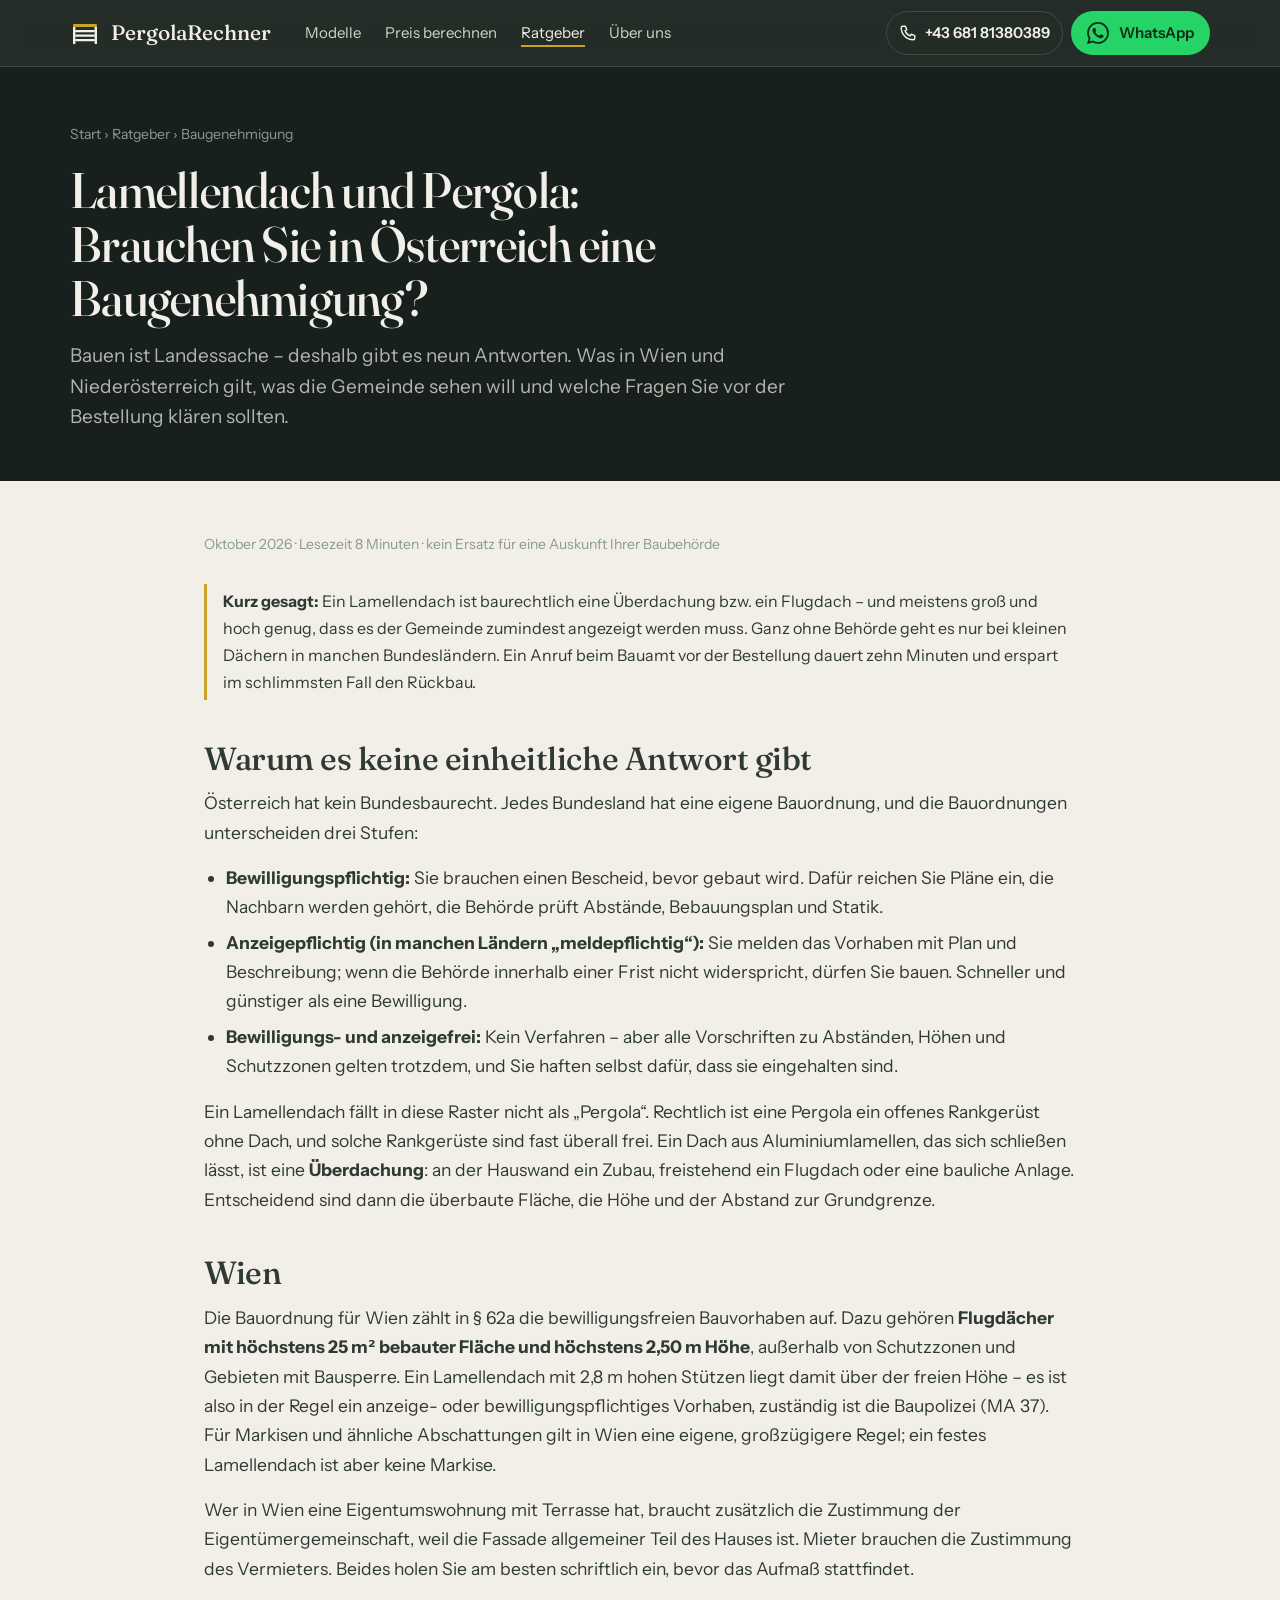
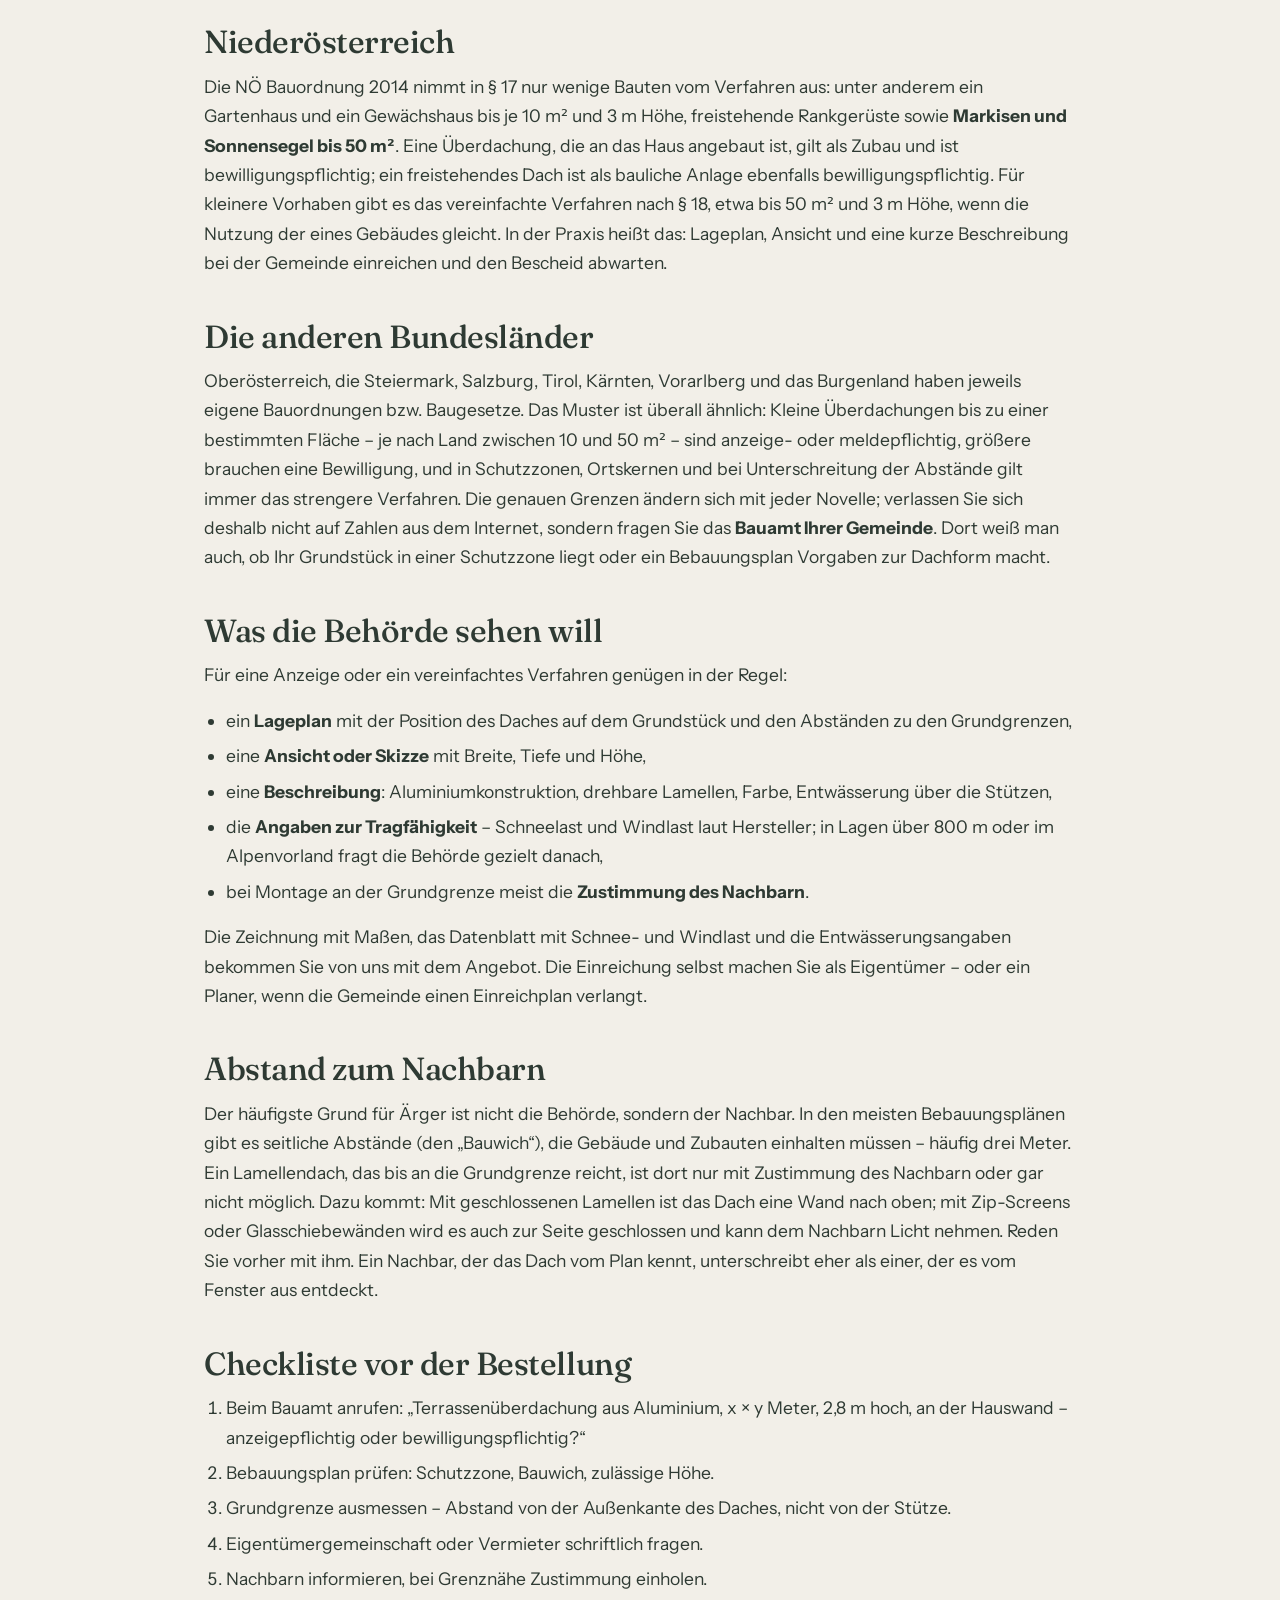
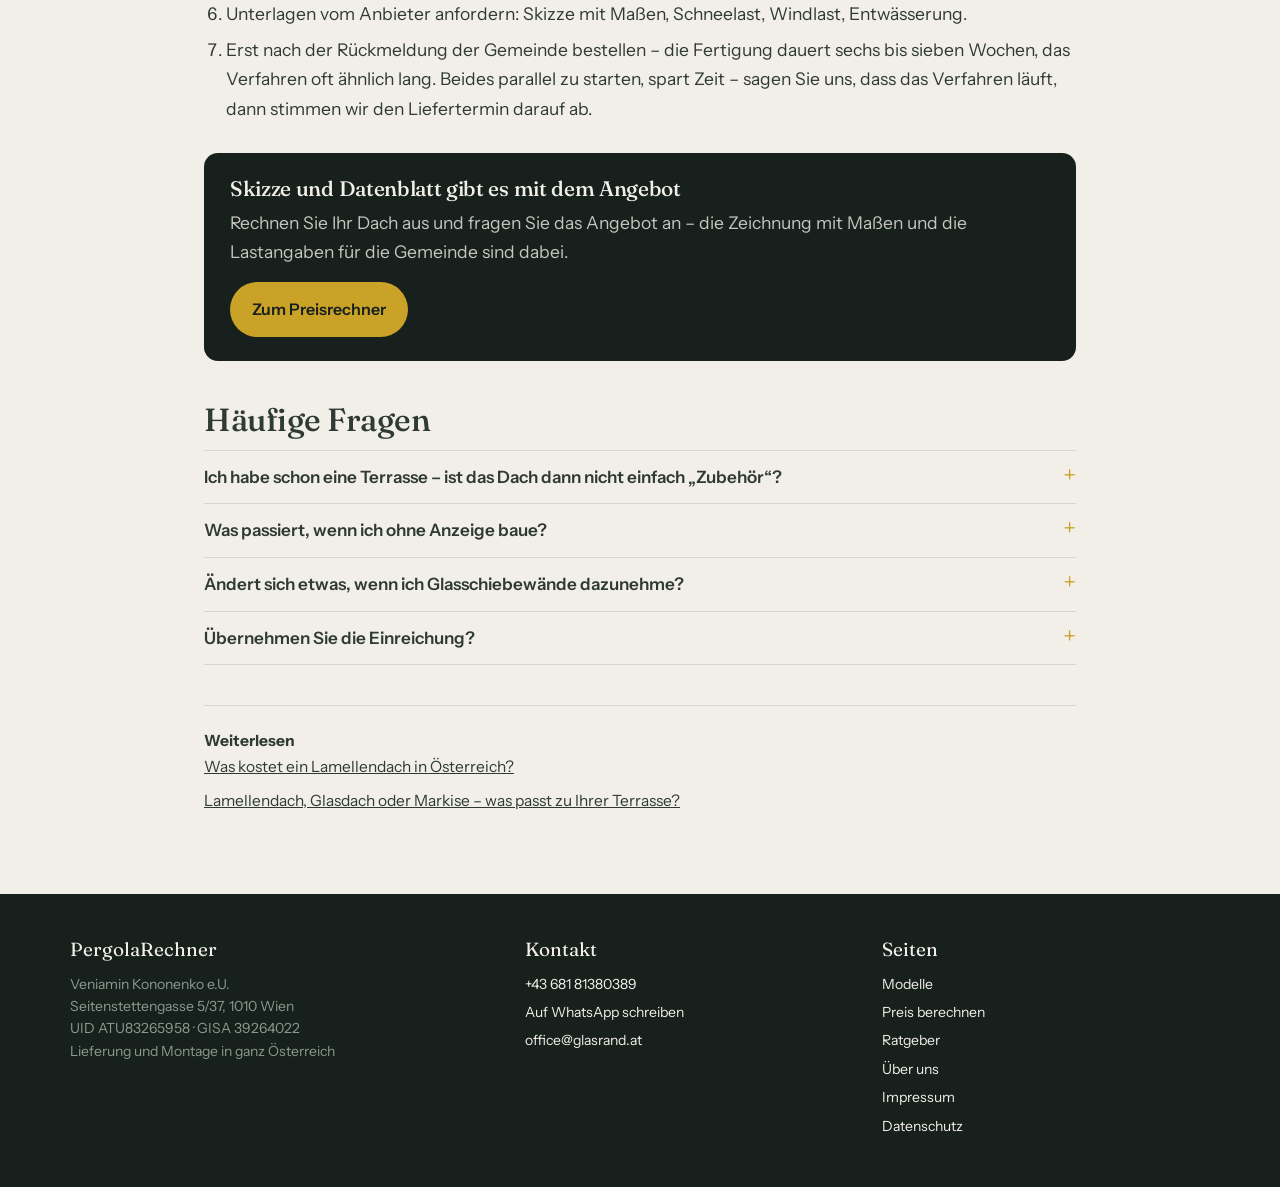
<file: ratgeber/lamellendach-baugenehmigung-oesterreich.html>
<!DOCTYPE html>
<html lang="de-AT">
<head>
<meta charset="UTF-8">
<meta name="viewport" content="width=device-width, initial-scale=1.0">
<title>Lamellendach und Pergola: Baugenehmigung in Österreich?</title>
<meta name="description" content="Bewilligungspflichtig, anzeigepflichtig oder frei? Was für Terrassenüberdachungen in Wien und Niederösterreich gilt, was die Gemeinde sehen will und eine Checkliste vor der Bestellung.">
<meta name="theme-color" content="#17201c">
<link rel="canonical" href="https://pergolarechner.at/ratgeber/lamellendach-baugenehmigung-oesterreich.html">
<link rel="icon" href="../favicon.svg" type="image/svg+xml">
<link rel="preconnect" href="https://fonts.googleapis.com">
<link rel="preconnect" href="https://fonts.gstatic.com" crossorigin>
<link href="https://fonts.googleapis.com/css2?family=Fraunces:ital,opsz,wght@0,9..144,400;0,9..144,500;0,9..144,600;1,9..144,400&family=Instrument+Sans:wght@400;500;600&display=swap" rel="stylesheet">
<link rel="stylesheet" href="../style.css">
<script type="application/ld+json">{"@context": "https://schema.org", "@type": "Article", "headline": "Lamellendach und Pergola: Brauchen Sie in Österreich eine Baugenehmigung?", "description": "Bewilligungspflichtig, anzeigepflichtig oder frei? Was für Terrassenüberdachungen in Wien und Niederösterreich gilt, was die Gemeinde sehen will und eine Checkliste vor der Bestellung.", "datePublished": "2026-10-17", "dateModified": "2026-10-17", "inLanguage": "de-AT", "author": {"@type": "Organization", "name": "PergolaRechner – Veniamin Kononenko e.U."}, "publisher": {"@type": "Organization", "name": "PergolaRechner – Veniamin Kononenko e.U."}, "mainEntityOfPage": "https://pergolarechner.at/ratgeber/lamellendach-baugenehmigung-oesterreich.html"}</script>
<script type="application/ld+json">{"@context": "https://schema.org", "@type": "BreadcrumbList", "itemListElement": [{"@type": "ListItem", "position": 1, "name": "Start", "item": "https://pergolarechner.at/"}, {"@type": "ListItem", "position": 2, "name": "Ratgeber", "item": "https://pergolarechner.at/ratgeber.html"}, {"@type": "ListItem", "position": 3, "name": "Lamellendach und Pergola: Brauchen Sie in Österreich eine Baugenehmigung?", "item": "https://pergolarechner.at/ratgeber/lamellendach-baugenehmigung-oesterreich.html"}]}</script>
<script type="application/ld+json">{"@context": "https://schema.org", "@type": "FAQPage", "mainEntity": [{"@type": "Question", "name": "Ich habe schon eine Terrasse – ist das Dach dann nicht einfach „Zubehör“?", "acceptedAnswer": {"@type": "Answer", "text": "Nein. Die Terrasse ist eine Bodenfläche, das Dach eine Überdachung mit eigener Fläche und Höhe. Für die Behörde zählt, was neu dazukommt."}}, {"@type": "Question", "name": "Was passiert, wenn ich ohne Anzeige baue?", "acceptedAnswer": {"@type": "Answer", "text": "Die Behörde kann einen nachträglichen Antrag verlangen – oder den Abbruch, wenn das Dach nicht bewilligungsfähig ist, etwa weil es im Bauwich steht. Nachträgliche Bewilligungen sind möglich, aber teurer und mit Nachbarn im Nacken unangenehm."}}, {"@type": "Question", "name": "Ändert sich etwas, wenn ich Glasschiebewände dazunehme?", "acceptedAnswer": {"@type": "Answer", "text": "In manchen Bundesländern ja: Ein rundum geschlossener Raum kann als Wintergarten oder Zubau mit Aufenthaltsraum gelten, auch ohne Dämmung. Nennen Sie der Gemeinde die Glaswände gleich mit, dann gibt es später keine Überraschung."}}, {"@type": "Question", "name": "Übernehmen Sie die Einreichung?", "acceptedAnswer": {"@type": "Answer", "text": "Wir liefern die technischen Unterlagen: Skizze mit Maßen, Schnee- und Windlast, Entwässerung. Der Antrag selbst läuft auf den Grundeigentümer; wenn die Gemeinde einen Einreichplan verlangt, erstellt ihn ein Planer oder Baumeister."}}]}</script>

</head>
<body>
<header class="top">
  <div class="wrap">
    <a class="brand" href="../index.html" aria-label="PergolaRechner – Startseite"><svg viewBox="0 0 30 30" aria-hidden="true"><rect x="3" y="6" width="24" height="3" rx="1" fill="#c9a227"/><g fill="#f2efe8"><rect x="5" y="12" width="20" height="2.2" rx="1"/><rect x="5" y="16.5" width="20" height="2.2" rx="1"/><rect x="5" y="21" width="20" height="2.2" rx="1"/></g><rect x="3" y="9" width="2.4" height="17" fill="#f2efe8"/><rect x="24.6" y="9" width="2.4" height="17" fill="#f2efe8"/></svg><span>PergolaRechner</span></a>
    <nav class="nav" id="nav" aria-label="Hauptnavigation"><a href="../modelle.html">Modelle</a><a href="../index.html#rechner">Preis berechnen</a><a href="../ratgeber.html" aria-current="page">Ratgeber</a><a href="../ueber-uns.html">Über uns</a></nav>
    <div class="acts">
      <a class="tel" href="tel:+4368181380389" aria-label="Anrufen: +43 681 81380389"><svg viewBox="0 0 24 24" aria-hidden="true" fill="none" stroke="currentColor" stroke-width="1.9" stroke-linecap="round" stroke-linejoin="round"><path d="M5 3h3.5l1.8 4.5-2.2 1.5a11 11 0 0 0 6.9 6.9l1.5-2.2L21 15.5V19a2 2 0 0 1-2 2A16 16 0 0 1 3 5a2 2 0 0 1 2-2z"/></svg><span>+43 681 81380389</span></a>
      <a class="btn btn-wa btn-sm wa-head" href="https://wa.me/4368181380389?text=Guten%20Tag%2C%20ich%20interessiere%20mich%20f%C3%BCr%20ein%20Lamellendach." target="_blank" rel="noopener" aria-label="Auf WhatsApp schreiben"><svg viewBox="0 0 24 24" aria-hidden="true" fill="currentColor"><path d="M17.472 14.382c-.297-.149-1.758-.867-2.03-.967-.273-.099-.471-.148-.67.15-.197.297-.767.966-.94 1.164-.173.199-.347.223-.644.075-.297-.15-1.255-.463-2.39-1.475-.883-.788-1.48-1.761-1.653-2.059-.173-.297-.018-.458.13-.606.134-.133.298-.347.446-.52.149-.174.198-.298.298-.497.099-.198.05-.371-.025-.52-.075-.149-.669-1.612-.916-2.207-.242-.579-.487-.5-.669-.51-.173-.008-.371-.01-.57-.01-.198 0-.52.074-.792.372-.272.297-1.04 1.016-1.04 2.479 0 1.462 1.065 2.875 1.213 3.074.149.198 2.096 3.2 5.077 4.487.709.306 1.262.489 1.694.625.712.227 1.36.195 1.871.118.571-.085 1.758-.719 2.006-1.413.248-.694.248-1.289.173-1.413-.074-.124-.272-.198-.57-.347m-5.421 7.403h-.004a9.87 9.87 0 0 1-5.031-1.378l-.361-.214-3.741.982.998-3.648-.235-.374a9.86 9.86 0 0 1-1.51-5.26c.001-5.45 4.436-9.884 9.888-9.884 2.64 0 5.122 1.03 6.988 2.898a9.825 9.825 0 0 1 2.893 6.994c-.003 5.45-4.437 9.885-9.885 9.885m8.413-18.297A11.815 11.815 0 0 0 12.05 0C5.495 0 .16 5.335.157 11.892c0 2.096.547 4.142 1.588 5.945L.057 24l6.305-1.654a11.882 11.882 0 0 0 5.683 1.448h.005c6.554 0 11.89-5.335 11.893-11.893a11.821 11.821 0 0 0-3.48-8.413Z"/></svg><span>WhatsApp</span></a>
      <button class="burger" type="button" aria-expanded="false" aria-controls="nav" aria-label="Menü"><svg viewBox="0 0 20 20" aria-hidden="true" fill="none" stroke="currentColor" stroke-width="2" stroke-linecap="round"><path d="M3 5.5h14M3 10h14M3 14.5h14"/></svg></button>
    </div>
  </div>
</header>
<section class="page-head">
  <div class="wrap">
    <div class="crumbs"><a href="../index.html">Start</a> › <a href="../ratgeber.html">Ratgeber</a> › Baugenehmigung</div>
    <h1>Lamellendach und Pergola: Brauchen Sie in Österreich eine Baugenehmigung?</h1>
    <p class="lead">Bauen ist Landessache – deshalb gibt es neun Antworten. Was in Wien und Niederösterreich gilt, was die Gemeinde sehen will und welche Fragen Sie vor der Bestellung klären sollten.</p>
  </div>
</section>

<article class="article">
  <p class="meta">Oktober 2026 · Lesezeit 8 Minuten · kein Ersatz für eine Auskunft Ihrer Baubehörde</p>

  <div class="note"><p><b>Kurz gesagt:</b> Ein Lamellendach ist baurechtlich eine Überdachung bzw. ein Flugdach – und meistens groß und hoch genug, dass es der Gemeinde zumindest angezeigt werden muss. Ganz ohne Behörde geht es nur bei kleinen Dächern in manchen Bundesländern. Ein Anruf beim Bauamt vor der Bestellung dauert zehn Minuten und erspart im schlimmsten Fall den Rückbau.</p></div>

  <h2>Warum es keine einheitliche Antwort gibt</h2>
  <p>Österreich hat kein Bundesbaurecht. Jedes Bundesland hat eine eigene Bauordnung, und die Bauordnungen unterscheiden drei Stufen:</p>
  <ul>
    <li><b>Bewilligungspflichtig:</b> Sie brauchen einen Bescheid, bevor gebaut wird. Dafür reichen Sie Pläne ein, die Nachbarn werden gehört, die Behörde prüft Abstände, Bebauungsplan und Statik.</li>
    <li><b>Anzeigepflichtig (in manchen Ländern „meldepflichtig“):</b> Sie melden das Vorhaben mit Plan und Beschreibung; wenn die Behörde innerhalb einer Frist nicht widerspricht, dürfen Sie bauen. Schneller und günstiger als eine Bewilligung.</li>
    <li><b>Bewilligungs- und anzeigefrei:</b> Kein Verfahren – aber alle Vorschriften zu Abständen, Höhen und Schutzzonen gelten trotzdem, und Sie haften selbst dafür, dass sie eingehalten sind.</li>
  </ul>
  <p>Ein Lamellendach fällt in diese Raster nicht als „Pergola“. Rechtlich ist eine Pergola ein offenes Rankgerüst ohne Dach, und solche Rankgerüste sind fast überall frei. Ein Dach aus Aluminiumlamellen, das sich schließen lässt, ist eine <b>Überdachung</b>: an der Hauswand ein Zubau, freistehend ein Flugdach oder eine bauliche Anlage. Entscheidend sind dann die überbaute Fläche, die Höhe und der Abstand zur Grundgrenze.</p>

  <h2>Wien</h2>
  <p>Die Bauordnung für Wien zählt in § 62a die bewilligungsfreien Bauvorhaben auf. Dazu gehören <b>Flugdächer mit höchstens 25 m² bebauter Fläche und höchstens 2,50 m Höhe</b>, außerhalb von Schutzzonen und Gebieten mit Bausperre. Ein Lamellendach mit 2,8 m hohen Stützen liegt damit über der freien Höhe – es ist also in der Regel ein anzeige- oder bewilligungspflichtiges Vorhaben, zuständig ist die Baupolizei (MA 37). Für Markisen und ähnliche Abschattungen gilt in Wien eine eigene, großzügigere Regel; ein festes Lamellendach ist aber keine Markise.</p>
  <p>Wer in Wien eine Eigentumswohnung mit Terrasse hat, braucht zusätzlich die Zustimmung der Eigentümergemeinschaft, weil die Fassade allgemeiner Teil des Hauses ist. Mieter brauchen die Zustimmung des Vermieters. Beides holen Sie am besten schriftlich ein, bevor das Aufmaß stattfindet.</p>

  <h2>Niederösterreich</h2>
  <p>Die NÖ Bauordnung 2014 nimmt in § 17 nur wenige Bauten vom Verfahren aus: unter anderem ein Gartenhaus und ein Gewächshaus bis je 10 m² und 3 m Höhe, freistehende Rankgerüste sowie <b>Markisen und Sonnensegel bis 50 m²</b>. Eine Überdachung, die an das Haus angebaut ist, gilt als Zubau und ist bewilligungspflichtig; ein freistehendes Dach ist als bauliche Anlage ebenfalls bewilligungspflichtig. Für kleinere Vorhaben gibt es das vereinfachte Verfahren nach § 18, etwa bis 50 m² und 3 m Höhe, wenn die Nutzung der eines Gebäudes gleicht. In der Praxis heißt das: Lageplan, Ansicht und eine kurze Beschreibung bei der Gemeinde einreichen und den Bescheid abwarten.</p>

  <h2>Die anderen Bundesländer</h2>
  <p>Oberösterreich, die Steiermark, Salzburg, Tirol, Kärnten, Vorarlberg und das Burgenland haben jeweils eigene Bauordnungen bzw. Baugesetze. Das Muster ist überall ähnlich: Kleine Überdachungen bis zu einer bestimmten Fläche – je nach Land zwischen 10 und 50 m² – sind anzeige- oder meldepflichtig, größere brauchen eine Bewilligung, und in Schutzzonen, Ortskernen und bei Unterschreitung der Abstände gilt immer das strengere Verfahren. Die genauen Grenzen ändern sich mit jeder Novelle; verlassen Sie sich deshalb nicht auf Zahlen aus dem Internet, sondern fragen Sie das <b>Bauamt Ihrer Gemeinde</b>. Dort weiß man auch, ob Ihr Grundstück in einer Schutzzone liegt oder ein Bebauungsplan Vorgaben zur Dachform macht.</p>

  <h2>Was die Behörde sehen will</h2>
  <p>Für eine Anzeige oder ein vereinfachtes Verfahren genügen in der Regel:</p>
  <ul>
    <li>ein <b>Lageplan</b> mit der Position des Daches auf dem Grundstück und den Abständen zu den Grundgrenzen,</li>
    <li>eine <b>Ansicht oder Skizze</b> mit Breite, Tiefe und Höhe,</li>
    <li>eine <b>Beschreibung</b>: Aluminiumkonstruktion, drehbare Lamellen, Farbe, Entwässerung über die Stützen,</li>
    <li>die <b>Angaben zur Tragfähigkeit</b> – Schneelast und Windlast laut Hersteller; in Lagen über 800 m oder im Alpenvorland fragt die Behörde gezielt danach,</li>
    <li>bei Montage an der Grundgrenze meist die <b>Zustimmung des Nachbarn</b>.</li>
  </ul>
  <p>Die Zeichnung mit Maßen, das Datenblatt mit Schnee- und Windlast und die Entwässerungsangaben bekommen Sie von uns mit dem Angebot. Die Einreichung selbst machen Sie als Eigentümer – oder ein Planer, wenn die Gemeinde einen Einreichplan verlangt.</p>

  <h2>Abstand zum Nachbarn</h2>
  <p>Der häufigste Grund für Ärger ist nicht die Behörde, sondern der Nachbar. In den meisten Bebauungsplänen gibt es seitliche Abstände (den „Bauwich“), die Gebäude und Zubauten einhalten müssen – häufig drei Meter. Ein Lamellendach, das bis an die Grundgrenze reicht, ist dort nur mit Zustimmung des Nachbarn oder gar nicht möglich. Dazu kommt: Mit geschlossenen Lamellen ist das Dach eine Wand nach oben; mit Zip-Screens oder Glasschiebewänden wird es auch zur Seite geschlossen und kann dem Nachbarn Licht nehmen. Reden Sie vorher mit ihm. Ein Nachbar, der das Dach vom Plan kennt, unterschreibt eher als einer, der es vom Fenster aus entdeckt.</p>

  <h2>Checkliste vor der Bestellung</h2>
  <ol>
    <li>Beim Bauamt anrufen: „Terrassenüberdachung aus Aluminium, x × y Meter, 2,8 m hoch, an der Hauswand – anzeigepflichtig oder bewilligungspflichtig?“</li>
    <li>Bebauungsplan prüfen: Schutzzone, Bauwich, zulässige Höhe.</li>
    <li>Grundgrenze ausmessen – Abstand von der Außenkante des Daches, nicht von der Stütze.</li>
    <li>Eigentümergemeinschaft oder Vermieter schriftlich fragen.</li>
    <li>Nachbarn informieren, bei Grenznähe Zustimmung einholen.</li>
    <li>Unterlagen vom Anbieter anfordern: Skizze mit Maßen, Schneelast, Windlast, Entwässerung.</li>
    <li>Erst nach der Rückmeldung der Gemeinde bestellen – die Fertigung dauert sechs bis sieben Wochen, das Verfahren oft ähnlich lang. Beides parallel zu starten, spart Zeit – sagen Sie uns, dass das Verfahren läuft, dann stimmen wir den Liefertermin darauf ab.</li>
  </ol>

  <div class="box">
    <h3>Skizze und Datenblatt gibt es mit dem Angebot</h3>
    <p>Rechnen Sie Ihr Dach aus und fragen Sie das Angebot an – die Zeichnung mit Maßen und die Lastangaben für die Gemeinde sind dabei.</p>
    <a class="btn btn-brass" href="../index.html#rechner">Zum Preisrechner</a>
  </div>

  <h2>Häufige Fragen</h2>
  <div class="faq">
    <details><summary>Ich habe schon eine Terrasse – ist das Dach dann nicht einfach „Zubehör“?</summary><p>Nein. Die Terrasse ist eine Bodenfläche, das Dach eine Überdachung mit eigener Fläche und Höhe. Für die Behörde zählt, was neu dazukommt.</p></details>
    <details><summary>Was passiert, wenn ich ohne Anzeige baue?</summary><p>Die Behörde kann einen nachträglichen Antrag verlangen – oder den Abbruch, wenn das Dach nicht bewilligungsfähig ist, etwa weil es im Bauwich steht. Nachträgliche Bewilligungen sind möglich, aber teurer und mit Nachbarn im Nacken unangenehm.</p></details>
    <details><summary>Ändert sich etwas, wenn ich Glasschiebewände dazunehme?</summary><p>In manchen Bundesländern ja: Ein rundum geschlossener Raum kann als Wintergarten oder Zubau mit Aufenthaltsraum gelten, auch ohne Dämmung. Nennen Sie der Gemeinde die Glaswände gleich mit, dann gibt es später keine Überraschung.</p></details>
    <details><summary>Übernehmen Sie die Einreichung?</summary><p>Wir liefern die technischen Unterlagen: Skizze mit Maßen, Schnee- und Windlast, Entwässerung. Der Antrag selbst läuft auf den Grundeigentümer; wenn die Gemeinde einen Einreichplan verlangt, erstellt ihn ein Planer oder Baumeister.</p></details>
  </div>

  <div class="more-posts">
    <b>Weiterlesen</b>
    <a href="lamellendach-preise-oesterreich.html">Was kostet ein Lamellendach in Österreich?</a>
    <a href="lamellendach-glasdach-markise-vergleich.html">Lamellendach, Glasdach oder Markise – was passt zu Ihrer Terrasse?</a>
  </div>
</article>

<footer>
  <div class="wrap">
    <div><div class="fb">PergolaRechner</div>Veniamin Kononenko e.U.<br>Seitenstettengasse 5/37, 1010 Wien<br>UID ATU83265958 · GISA 39264022<br>Lieferung und Montage in ganz Österreich</div>
    <div class="fc"><div class="fb">Kontakt</div><a href="tel:+4368181380389">+43 681 81380389</a><a href="https://wa.me/4368181380389?text=Guten%20Tag%2C%20ich%20interessiere%20mich%20f%C3%BCr%20ein%20Lamellendach." target="_blank" rel="noopener">Auf WhatsApp schreiben</a><a href="mailto:office@glasrand.at">office@glasrand.at</a></div>
    <div class="fl"><div class="fb">Seiten</div><a href="../modelle.html">Modelle</a><a href="../index.html#rechner">Preis berechnen</a><a href="../ratgeber.html">Ratgeber</a><a href="../ueber-uns.html">Über uns</a><a href="../impressum.html">Impressum</a><a href="../datenschutz.html">Datenschutz</a></div>
  </div>
</footer>
<script src="../app.js"></script>
</body>
</html>
</file>
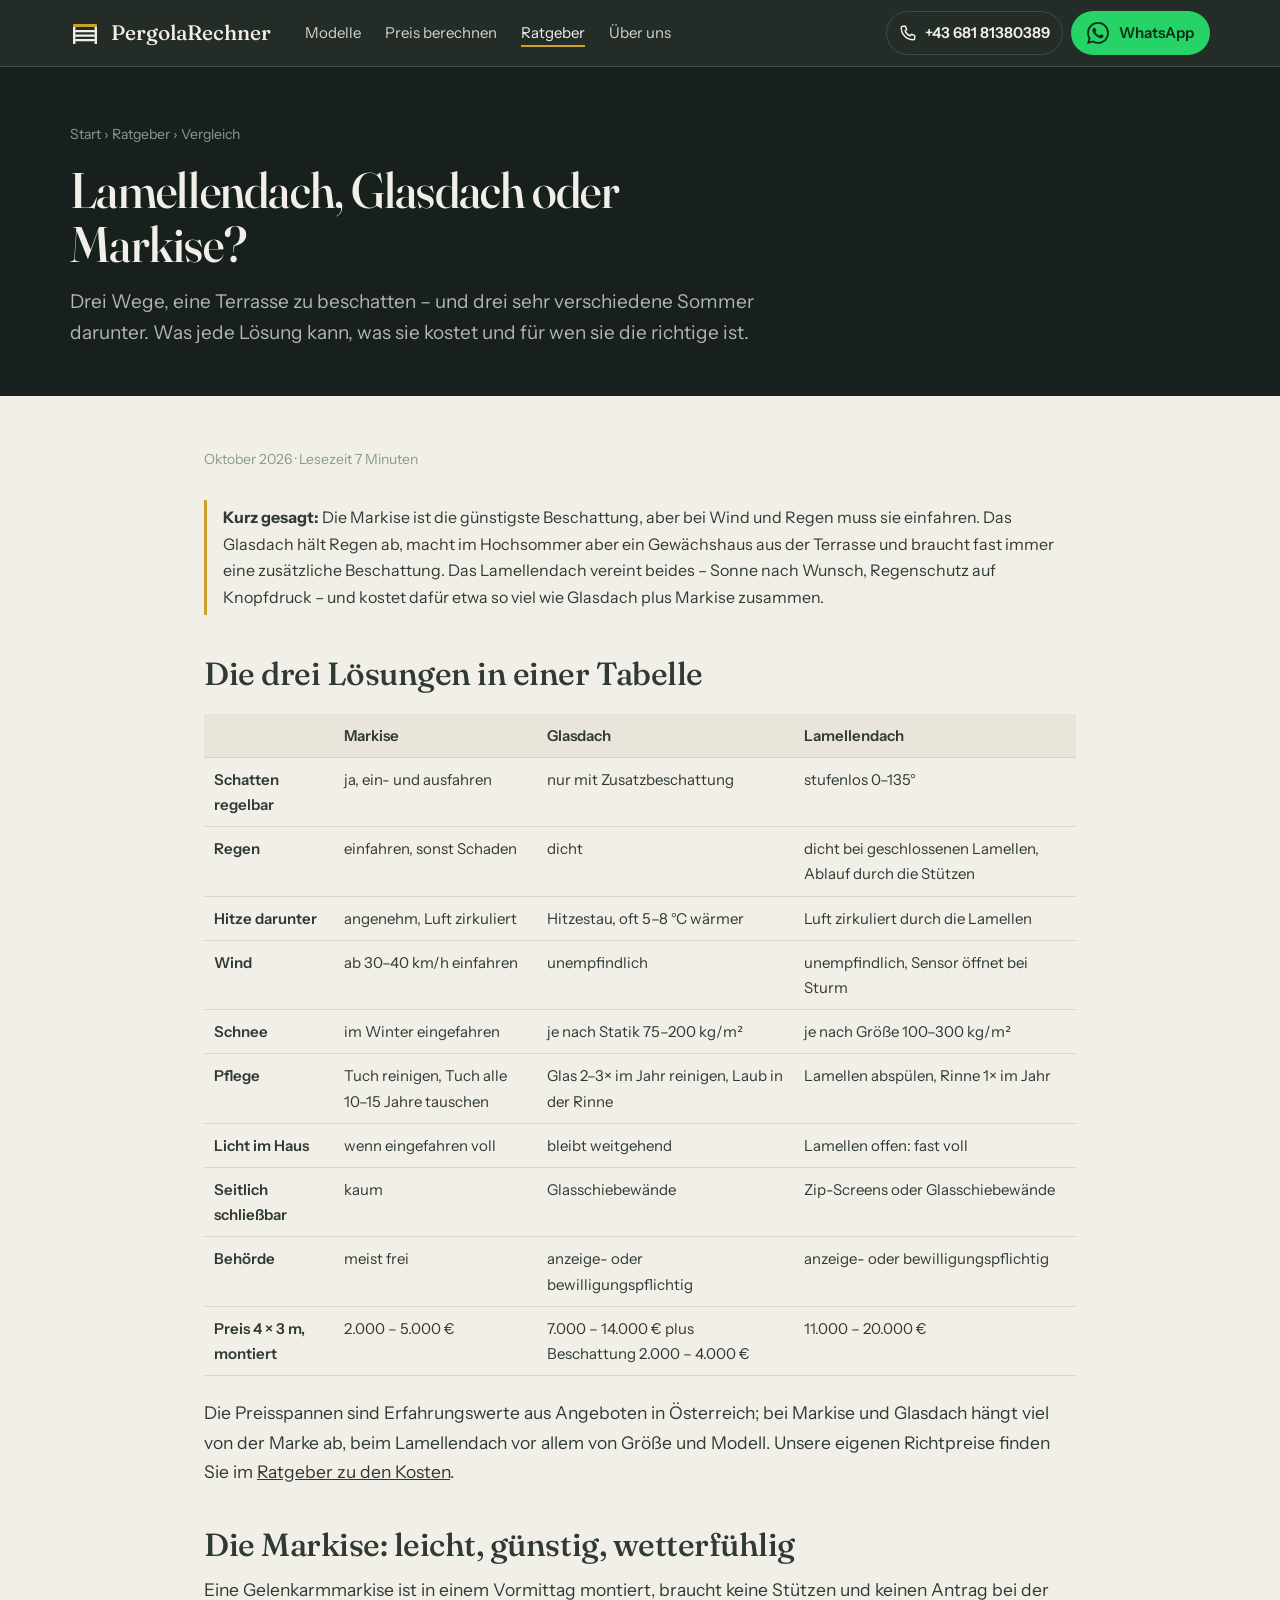
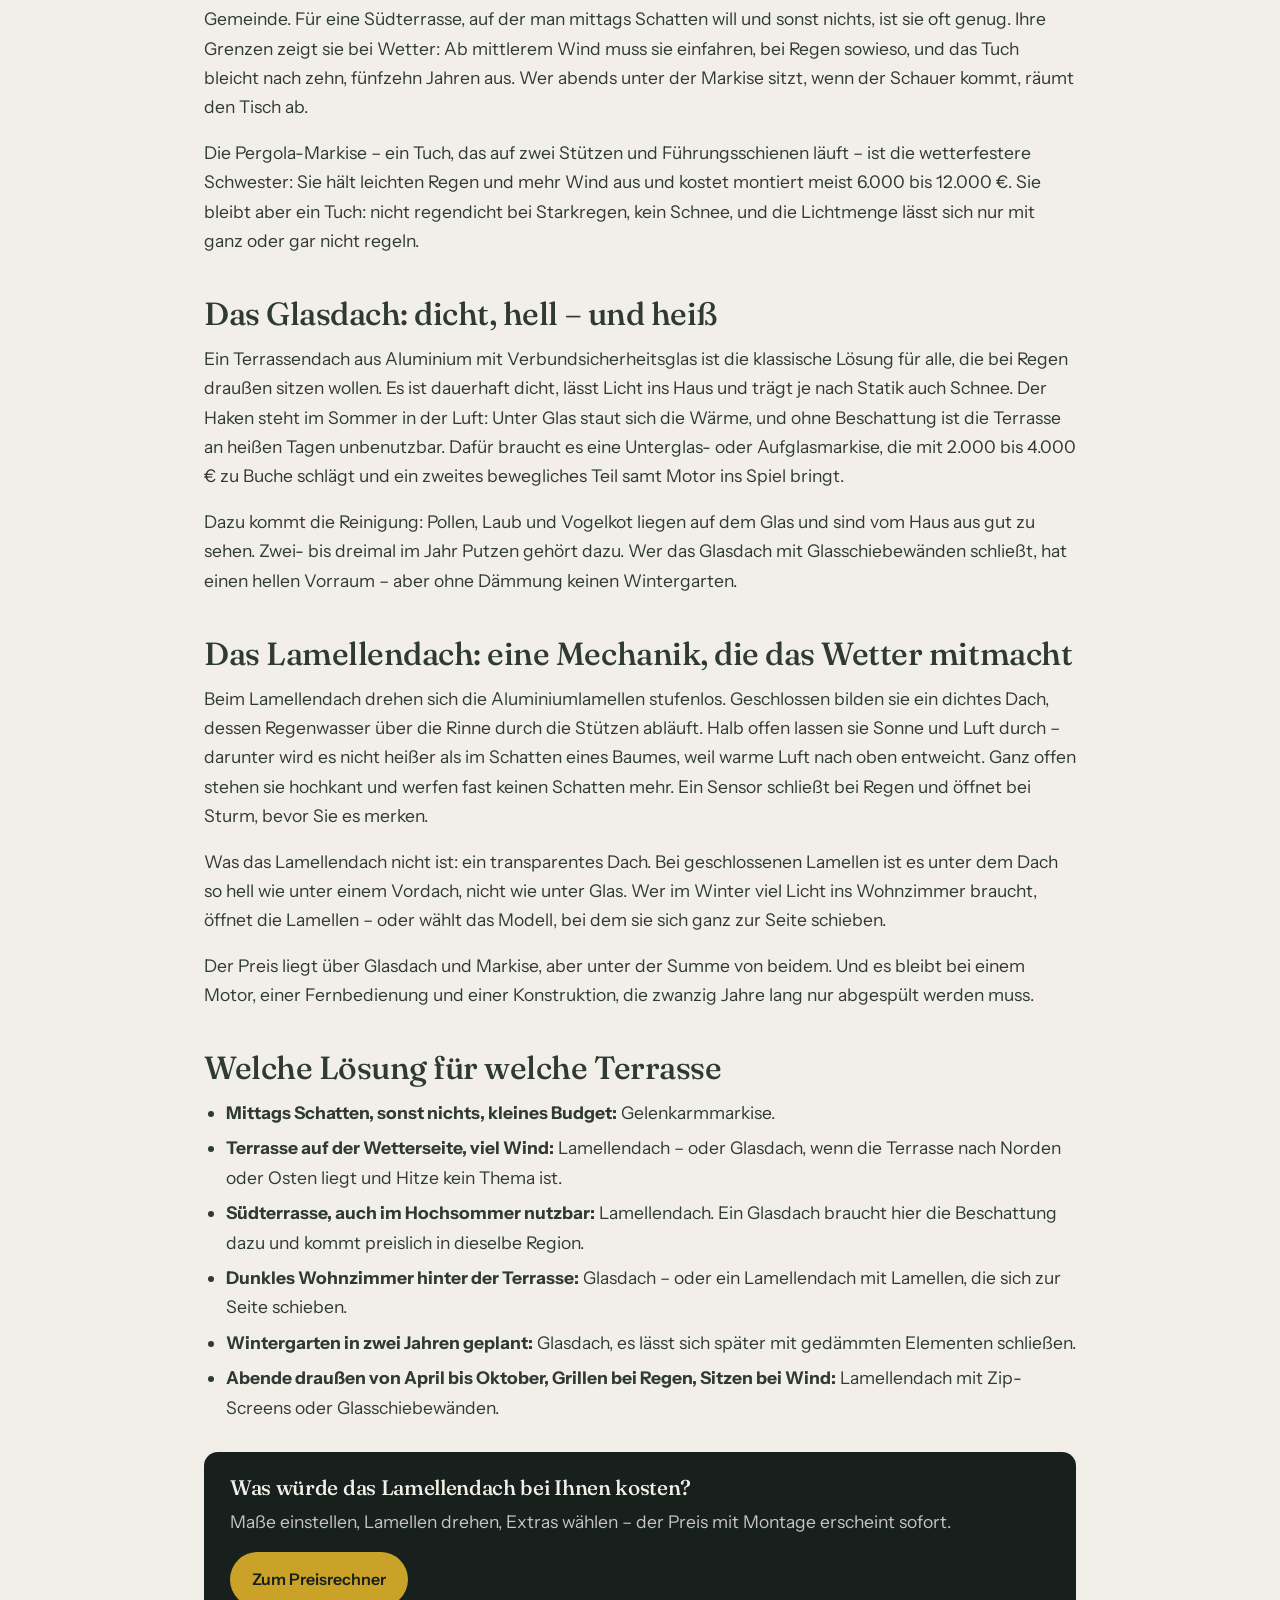
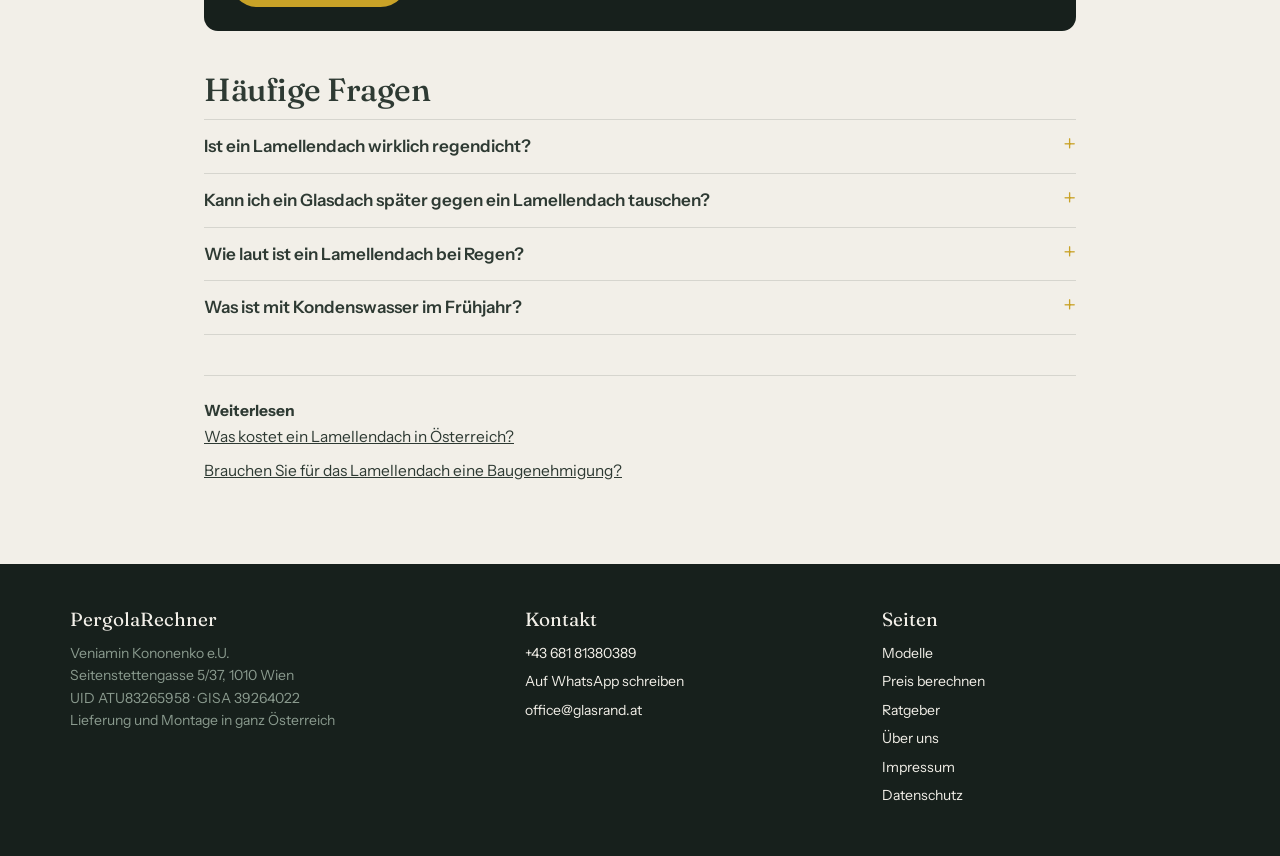
<file: ratgeber/lamellendach-glasdach-markise-vergleich.html>
<!DOCTYPE html>
<html lang="de-AT">
<head>
<meta charset="UTF-8">
<meta name="viewport" content="width=device-width, initial-scale=1.0">
<title>Lamellendach, Glasdach oder Markise? Der Vergleich für Ihre Terrasse</title>
<meta name="description" content="Regen, Hitze, Wind, Schnee, Pflege und Preis: Lamellendach, Glasdach und Markise im Vergleich – und welche Lösung zu welcher Terrasse passt.">
<meta name="theme-color" content="#17201c">
<link rel="canonical" href="https://pergolarechner.at/ratgeber/lamellendach-glasdach-markise-vergleich.html">
<link rel="icon" href="../favicon.svg" type="image/svg+xml">
<link rel="preconnect" href="https://fonts.googleapis.com">
<link rel="preconnect" href="https://fonts.gstatic.com" crossorigin>
<link href="https://fonts.googleapis.com/css2?family=Fraunces:ital,opsz,wght@0,9..144,400;0,9..144,500;0,9..144,600;1,9..144,400&family=Instrument+Sans:wght@400;500;600&display=swap" rel="stylesheet">
<link rel="stylesheet" href="../style.css">
<script type="application/ld+json">{"@context": "https://schema.org", "@type": "Article", "headline": "Lamellendach, Glasdach oder Markise?", "description": "Regen, Hitze, Wind, Schnee, Pflege und Preis: Lamellendach, Glasdach und Markise im Vergleich – und welche Lösung zu welcher Terrasse passt.", "datePublished": "2026-10-17", "dateModified": "2026-10-17", "inLanguage": "de-AT", "author": {"@type": "Organization", "name": "PergolaRechner – Veniamin Kononenko e.U."}, "publisher": {"@type": "Organization", "name": "PergolaRechner – Veniamin Kononenko e.U."}, "mainEntityOfPage": "https://pergolarechner.at/ratgeber/lamellendach-glasdach-markise-vergleich.html"}</script>
<script type="application/ld+json">{"@context": "https://schema.org", "@type": "BreadcrumbList", "itemListElement": [{"@type": "ListItem", "position": 1, "name": "Start", "item": "https://pergolarechner.at/"}, {"@type": "ListItem", "position": 2, "name": "Ratgeber", "item": "https://pergolarechner.at/ratgeber.html"}, {"@type": "ListItem", "position": 3, "name": "Lamellendach, Glasdach oder Markise?", "item": "https://pergolarechner.at/ratgeber/lamellendach-glasdach-markise-vergleich.html"}]}</script>
<script type="application/ld+json">{"@context": "https://schema.org", "@type": "FAQPage", "mainEntity": [{"@type": "Question", "name": "Ist ein Lamellendach wirklich regendicht?", "acceptedAnswer": {"@type": "Answer", "text": "Mit geschlossenen Lamellen ja: Die Lamellen greifen mit Dichtung ineinander, das Wasser läuft in die Rinne und durch die Stützen ab. Bei Starkregen mit Wind von der Seite kann wie bei jedem Vordach Sprühwasser hereinkommen – dagegen helfen Zip-Screens oder Glasschiebewände."}}, {"@type": "Question", "name": "Kann ich ein Glasdach später gegen ein Lamellendach tauschen?", "acceptedAnswer": {"@type": "Answer", "text": "Ja, die Wandhalter und meist auch das Fundament lassen sich nutzen. Das alte Dach wird demontiert, das Lamellendach braucht in der Regel dieselben Stützenpositionen oder eine mehr."}}, {"@type": "Question", "name": "Wie laut ist ein Lamellendach bei Regen?", "acceptedAnswer": {"@type": "Answer", "text": "Leiser als ein Glasdach: Aluminiumlamellen mit Hohlkammern dämpfen den Aufprall, und die Rinne liegt im Rahmen. Hagel hört man, wie unter jedem Dach."}}, {"@type": "Question", "name": "Was ist mit Kondenswasser im Frühjahr?", "acceptedAnswer": {"@type": "Answer", "text": "An kalten Morgen kann sich an der Unterseite der Lamellen Tau bilden, der beim Öffnen abtropft. Lamellen mit Dämmkern verringern das; der Wettersensor kippt die Lamellen bei Frost leicht an, damit nichts festfriert."}}]}</script>

</head>
<body>
<header class="top">
  <div class="wrap">
    <a class="brand" href="../index.html" aria-label="PergolaRechner – Startseite"><svg viewBox="0 0 30 30" aria-hidden="true"><rect x="3" y="6" width="24" height="3" rx="1" fill="#c9a227"/><g fill="#f2efe8"><rect x="5" y="12" width="20" height="2.2" rx="1"/><rect x="5" y="16.5" width="20" height="2.2" rx="1"/><rect x="5" y="21" width="20" height="2.2" rx="1"/></g><rect x="3" y="9" width="2.4" height="17" fill="#f2efe8"/><rect x="24.6" y="9" width="2.4" height="17" fill="#f2efe8"/></svg><span>PergolaRechner</span></a>
    <nav class="nav" id="nav" aria-label="Hauptnavigation"><a href="../modelle.html">Modelle</a><a href="../index.html#rechner">Preis berechnen</a><a href="../ratgeber.html" aria-current="page">Ratgeber</a><a href="../ueber-uns.html">Über uns</a></nav>
    <div class="acts">
      <a class="tel" href="tel:+4368181380389" aria-label="Anrufen: +43 681 81380389"><svg viewBox="0 0 24 24" aria-hidden="true" fill="none" stroke="currentColor" stroke-width="1.9" stroke-linecap="round" stroke-linejoin="round"><path d="M5 3h3.5l1.8 4.5-2.2 1.5a11 11 0 0 0 6.9 6.9l1.5-2.2L21 15.5V19a2 2 0 0 1-2 2A16 16 0 0 1 3 5a2 2 0 0 1 2-2z"/></svg><span>+43 681 81380389</span></a>
      <a class="btn btn-wa btn-sm wa-head" href="https://wa.me/4368181380389?text=Guten%20Tag%2C%20ich%20interessiere%20mich%20f%C3%BCr%20ein%20Lamellendach." target="_blank" rel="noopener" aria-label="Auf WhatsApp schreiben"><svg viewBox="0 0 24 24" aria-hidden="true" fill="currentColor"><path d="M17.472 14.382c-.297-.149-1.758-.867-2.03-.967-.273-.099-.471-.148-.67.15-.197.297-.767.966-.94 1.164-.173.199-.347.223-.644.075-.297-.15-1.255-.463-2.39-1.475-.883-.788-1.48-1.761-1.653-2.059-.173-.297-.018-.458.13-.606.134-.133.298-.347.446-.52.149-.174.198-.298.298-.497.099-.198.05-.371-.025-.52-.075-.149-.669-1.612-.916-2.207-.242-.579-.487-.5-.669-.51-.173-.008-.371-.01-.57-.01-.198 0-.52.074-.792.372-.272.297-1.04 1.016-1.04 2.479 0 1.462 1.065 2.875 1.213 3.074.149.198 2.096 3.2 5.077 4.487.709.306 1.262.489 1.694.625.712.227 1.36.195 1.871.118.571-.085 1.758-.719 2.006-1.413.248-.694.248-1.289.173-1.413-.074-.124-.272-.198-.57-.347m-5.421 7.403h-.004a9.87 9.87 0 0 1-5.031-1.378l-.361-.214-3.741.982.998-3.648-.235-.374a9.86 9.86 0 0 1-1.51-5.26c.001-5.45 4.436-9.884 9.888-9.884 2.64 0 5.122 1.03 6.988 2.898a9.825 9.825 0 0 1 2.893 6.994c-.003 5.45-4.437 9.885-9.885 9.885m8.413-18.297A11.815 11.815 0 0 0 12.05 0C5.495 0 .16 5.335.157 11.892c0 2.096.547 4.142 1.588 5.945L.057 24l6.305-1.654a11.882 11.882 0 0 0 5.683 1.448h.005c6.554 0 11.89-5.335 11.893-11.893a11.821 11.821 0 0 0-3.48-8.413Z"/></svg><span>WhatsApp</span></a>
      <button class="burger" type="button" aria-expanded="false" aria-controls="nav" aria-label="Menü"><svg viewBox="0 0 20 20" aria-hidden="true" fill="none" stroke="currentColor" stroke-width="2" stroke-linecap="round"><path d="M3 5.5h14M3 10h14M3 14.5h14"/></svg></button>
    </div>
  </div>
</header>
<section class="page-head">
  <div class="wrap">
    <div class="crumbs"><a href="../index.html">Start</a> › <a href="../ratgeber.html">Ratgeber</a> › Vergleich</div>
    <h1>Lamellendach, Glasdach oder Markise?</h1>
    <p class="lead">Drei Wege, eine Terrasse zu beschatten – und drei sehr verschiedene Sommer darunter. Was jede Lösung kann, was sie kostet und für wen sie die richtige ist.</p>
  </div>
</section>

<article class="article">
  <p class="meta">Oktober 2026 · Lesezeit 7 Minuten</p>

  <div class="note"><p><b>Kurz gesagt:</b> Die Markise ist die günstigste Beschattung, aber bei Wind und Regen muss sie einfahren. Das Glasdach hält Regen ab, macht im Hochsommer aber ein Gewächshaus aus der Terrasse und braucht fast immer eine zusätzliche Beschattung. Das Lamellendach vereint beides – Sonne nach Wunsch, Regenschutz auf Knopfdruck – und kostet dafür etwa so viel wie Glasdach plus Markise zusammen.</p></div>

  <h2>Die drei Lösungen in einer Tabelle</h2>
  <div class="tbl">
  <table class="stack">
    <thead><tr><th></th><th>Markise</th><th>Glasdach</th><th>Lamellendach</th></tr></thead>
    <tbody>
      <tr><td class="rh"><b>Schatten regelbar</b></td><td data-l="Markise">ja, ein- und ausfahren</td><td data-l="Glasdach">nur mit Zusatzbeschattung</td><td data-l="Lamellendach">stufenlos 0–135°</td></tr>
      <tr><td class="rh"><b>Regen</b></td><td data-l="Markise">einfahren, sonst Schaden</td><td data-l="Glasdach">dicht</td><td data-l="Lamellendach">dicht bei geschlossenen Lamellen, Ablauf durch die Stützen</td></tr>
      <tr><td class="rh"><b>Hitze darunter</b></td><td data-l="Markise">angenehm, Luft zirkuliert</td><td data-l="Glasdach">Hitzestau, oft 5–8 °C wärmer</td><td data-l="Lamellendach">Luft zirkuliert durch die Lamellen</td></tr>
      <tr><td class="rh"><b>Wind</b></td><td data-l="Markise">ab 30–40 km/h einfahren</td><td data-l="Glasdach">unempfindlich</td><td data-l="Lamellendach">unempfindlich, Sensor öffnet bei Sturm</td></tr>
      <tr><td class="rh"><b>Schnee</b></td><td data-l="Markise">im Winter eingefahren</td><td data-l="Glasdach">je nach Statik 75–200 kg/m²</td><td data-l="Lamellendach">je nach Größe 100–300 kg/m²</td></tr>
      <tr><td class="rh"><b>Pflege</b></td><td data-l="Markise">Tuch reinigen, Tuch alle 10–15 Jahre tauschen</td><td data-l="Glasdach">Glas 2–3× im Jahr reinigen, Laub in der Rinne</td><td data-l="Lamellendach">Lamellen abspülen, Rinne 1× im Jahr</td></tr>
      <tr><td class="rh"><b>Licht im Haus</b></td><td data-l="Markise">wenn eingefahren voll</td><td data-l="Glasdach">bleibt weitgehend</td><td data-l="Lamellendach">Lamellen offen: fast voll</td></tr>
      <tr><td class="rh"><b>Seitlich schließbar</b></td><td data-l="Markise">kaum</td><td data-l="Glasdach">Glasschiebewände</td><td data-l="Lamellendach">Zip-Screens oder Glasschiebewände</td></tr>
      <tr><td class="rh"><b>Behörde</b></td><td data-l="Markise">meist frei</td><td data-l="Glasdach">anzeige- oder bewilligungspflichtig</td><td data-l="Lamellendach">anzeige- oder bewilligungspflichtig</td></tr>
      <tr><td class="rh"><b>Preis 4 × 3 m, montiert</b></td><td data-l="Markise">2.000 – 5.000 €</td><td data-l="Glasdach">7.000 – 14.000 € plus Beschattung 2.000 – 4.000 €</td><td data-l="Lamellendach">11.000 – 20.000 €</td></tr>
    </tbody>
  </table>
  </div>
  <p>Die Preisspannen sind Erfahrungswerte aus Angeboten in Österreich; bei Markise und Glasdach hängt viel von der Marke ab, beim Lamellendach vor allem von Größe und Modell. Unsere eigenen Richtpreise finden Sie im <a href="lamellendach-preise-oesterreich.html">Ratgeber zu den Kosten</a>.</p>

  <h2>Die Markise: leicht, günstig, wetterfühlig</h2>
  <p>Eine Gelenkarmmarkise ist in einem Vormittag montiert, braucht keine Stützen und keinen Antrag bei der Gemeinde. Für eine Südterrasse, auf der man mittags Schatten will und sonst nichts, ist sie oft genug. Ihre Grenzen zeigt sie bei Wetter: Ab mittlerem Wind muss sie einfahren, bei Regen sowieso, und das Tuch bleicht nach zehn, fünfzehn Jahren aus. Wer abends unter der Markise sitzt, wenn der Schauer kommt, räumt den Tisch ab.</p>
  <p>Die Pergola-Markise – ein Tuch, das auf zwei Stützen und Führungsschienen läuft – ist die wetterfestere Schwester: Sie hält leichten Regen und mehr Wind aus und kostet montiert meist 6.000 bis 12.000 €. Sie bleibt aber ein Tuch: nicht regendicht bei Starkregen, kein Schnee, und die Lichtmenge lässt sich nur mit ganz oder gar nicht regeln.</p>

  <h2>Das Glasdach: dicht, hell – und heiß</h2>
  <p>Ein Terrassendach aus Aluminium mit Verbundsicherheitsglas ist die klassische Lösung für alle, die bei Regen draußen sitzen wollen. Es ist dauerhaft dicht, lässt Licht ins Haus und trägt je nach Statik auch Schnee. Der Haken steht im Sommer in der Luft: Unter Glas staut sich die Wärme, und ohne Beschattung ist die Terrasse an heißen Tagen unbenutzbar. Dafür braucht es eine Unterglas- oder Aufglasmarkise, die mit 2.000 bis 4.000 € zu Buche schlägt und ein zweites bewegliches Teil samt Motor ins Spiel bringt.</p>
  <p>Dazu kommt die Reinigung: Pollen, Laub und Vogelkot liegen auf dem Glas und sind vom Haus aus gut zu sehen. Zwei- bis dreimal im Jahr Putzen gehört dazu. Wer das Glasdach mit Glasschiebewänden schließt, hat einen hellen Vorraum – aber ohne Dämmung keinen Wintergarten.</p>

  <h2>Das Lamellendach: eine Mechanik, die das Wetter mitmacht</h2>
  <p>Beim Lamellendach drehen sich die Aluminiumlamellen stufenlos. Geschlossen bilden sie ein dichtes Dach, dessen Regenwasser über die Rinne durch die Stützen abläuft. Halb offen lassen sie Sonne und Luft durch – darunter wird es nicht heißer als im Schatten eines Baumes, weil warme Luft nach oben entweicht. Ganz offen stehen sie hochkant und werfen fast keinen Schatten mehr. Ein Sensor schließt bei Regen und öffnet bei Sturm, bevor Sie es merken.</p>
  <p>Was das Lamellendach nicht ist: ein transparentes Dach. Bei geschlossenen Lamellen ist es unter dem Dach so hell wie unter einem Vordach, nicht wie unter Glas. Wer im Winter viel Licht ins Wohnzimmer braucht, öffnet die Lamellen – oder wählt das Modell, bei dem sie sich ganz zur Seite schieben.</p>
  <p>Der Preis liegt über Glasdach und Markise, aber unter der Summe von beidem. Und es bleibt bei einem Motor, einer Fernbedienung und einer Konstruktion, die zwanzig Jahre lang nur abgespült werden muss.</p>

  <h2>Welche Lösung für welche Terrasse</h2>
  <ul>
    <li><b>Mittags Schatten, sonst nichts, kleines Budget:</b> Gelenkarmmarkise.</li>
    <li><b>Terrasse auf der Wetterseite, viel Wind:</b> Lamellendach – oder Glasdach, wenn die Terrasse nach Norden oder Osten liegt und Hitze kein Thema ist.</li>
    <li><b>Südterrasse, auch im Hochsommer nutzbar:</b> Lamellendach. Ein Glasdach braucht hier die Beschattung dazu und kommt preislich in dieselbe Region.</li>
    <li><b>Dunkles Wohnzimmer hinter der Terrasse:</b> Glasdach – oder ein Lamellendach mit Lamellen, die sich zur Seite schieben.</li>
    <li><b>Wintergarten in zwei Jahren geplant:</b> Glasdach, es lässt sich später mit gedämmten Elementen schließen.</li>
    <li><b>Abende draußen von April bis Oktober, Grillen bei Regen, Sitzen bei Wind:</b> Lamellendach mit Zip-Screens oder Glasschiebewänden.</li>
  </ul>

  <div class="box">
    <h3>Was würde das Lamellendach bei Ihnen kosten?</h3>
    <p>Maße einstellen, Lamellen drehen, Extras wählen – der Preis mit Montage erscheint sofort.</p>
    <a class="btn btn-brass" href="../index.html#rechner">Zum Preisrechner</a>
  </div>

  <h2>Häufige Fragen</h2>
  <div class="faq">
    <details><summary>Ist ein Lamellendach wirklich regendicht?</summary><p>Mit geschlossenen Lamellen ja: Die Lamellen greifen mit Dichtung ineinander, das Wasser läuft in die Rinne und durch die Stützen ab. Bei Starkregen mit Wind von der Seite kann wie bei jedem Vordach Sprühwasser hereinkommen – dagegen helfen Zip-Screens oder Glasschiebewände.</p></details>
    <details><summary>Kann ich ein Glasdach später gegen ein Lamellendach tauschen?</summary><p>Ja, die Wandhalter und meist auch das Fundament lassen sich nutzen. Das alte Dach wird demontiert, das Lamellendach braucht in der Regel dieselben Stützenpositionen oder eine mehr.</p></details>
    <details><summary>Wie laut ist ein Lamellendach bei Regen?</summary><p>Leiser als ein Glasdach: Aluminiumlamellen mit Hohlkammern dämpfen den Aufprall, und die Rinne liegt im Rahmen. Hagel hört man, wie unter jedem Dach.</p></details>
    <details><summary>Was ist mit Kondenswasser im Frühjahr?</summary><p>An kalten Morgen kann sich an der Unterseite der Lamellen Tau bilden, der beim Öffnen abtropft. Lamellen mit Dämmkern verringern das; der Wettersensor kippt die Lamellen bei Frost leicht an, damit nichts festfriert.</p></details>
  </div>

  <div class="more-posts">
    <b>Weiterlesen</b>
    <a href="lamellendach-preise-oesterreich.html">Was kostet ein Lamellendach in Österreich?</a>
    <a href="lamellendach-baugenehmigung-oesterreich.html">Brauchen Sie für das Lamellendach eine Baugenehmigung?</a>
  </div>
</article>

<footer>
  <div class="wrap">
    <div><div class="fb">PergolaRechner</div>Veniamin Kononenko e.U.<br>Seitenstettengasse 5/37, 1010 Wien<br>UID ATU83265958 · GISA 39264022<br>Lieferung und Montage in ganz Österreich</div>
    <div class="fc"><div class="fb">Kontakt</div><a href="tel:+4368181380389">+43 681 81380389</a><a href="https://wa.me/4368181380389?text=Guten%20Tag%2C%20ich%20interessiere%20mich%20f%C3%BCr%20ein%20Lamellendach." target="_blank" rel="noopener">Auf WhatsApp schreiben</a><a href="mailto:office@glasrand.at">office@glasrand.at</a></div>
    <div class="fl"><div class="fb">Seiten</div><a href="../modelle.html">Modelle</a><a href="../index.html#rechner">Preis berechnen</a><a href="../ratgeber.html">Ratgeber</a><a href="../ueber-uns.html">Über uns</a><a href="../impressum.html">Impressum</a><a href="../datenschutz.html">Datenschutz</a></div>
  </div>
</footer>
<script src="../app.js"></script>
</body>
</html>
</file>
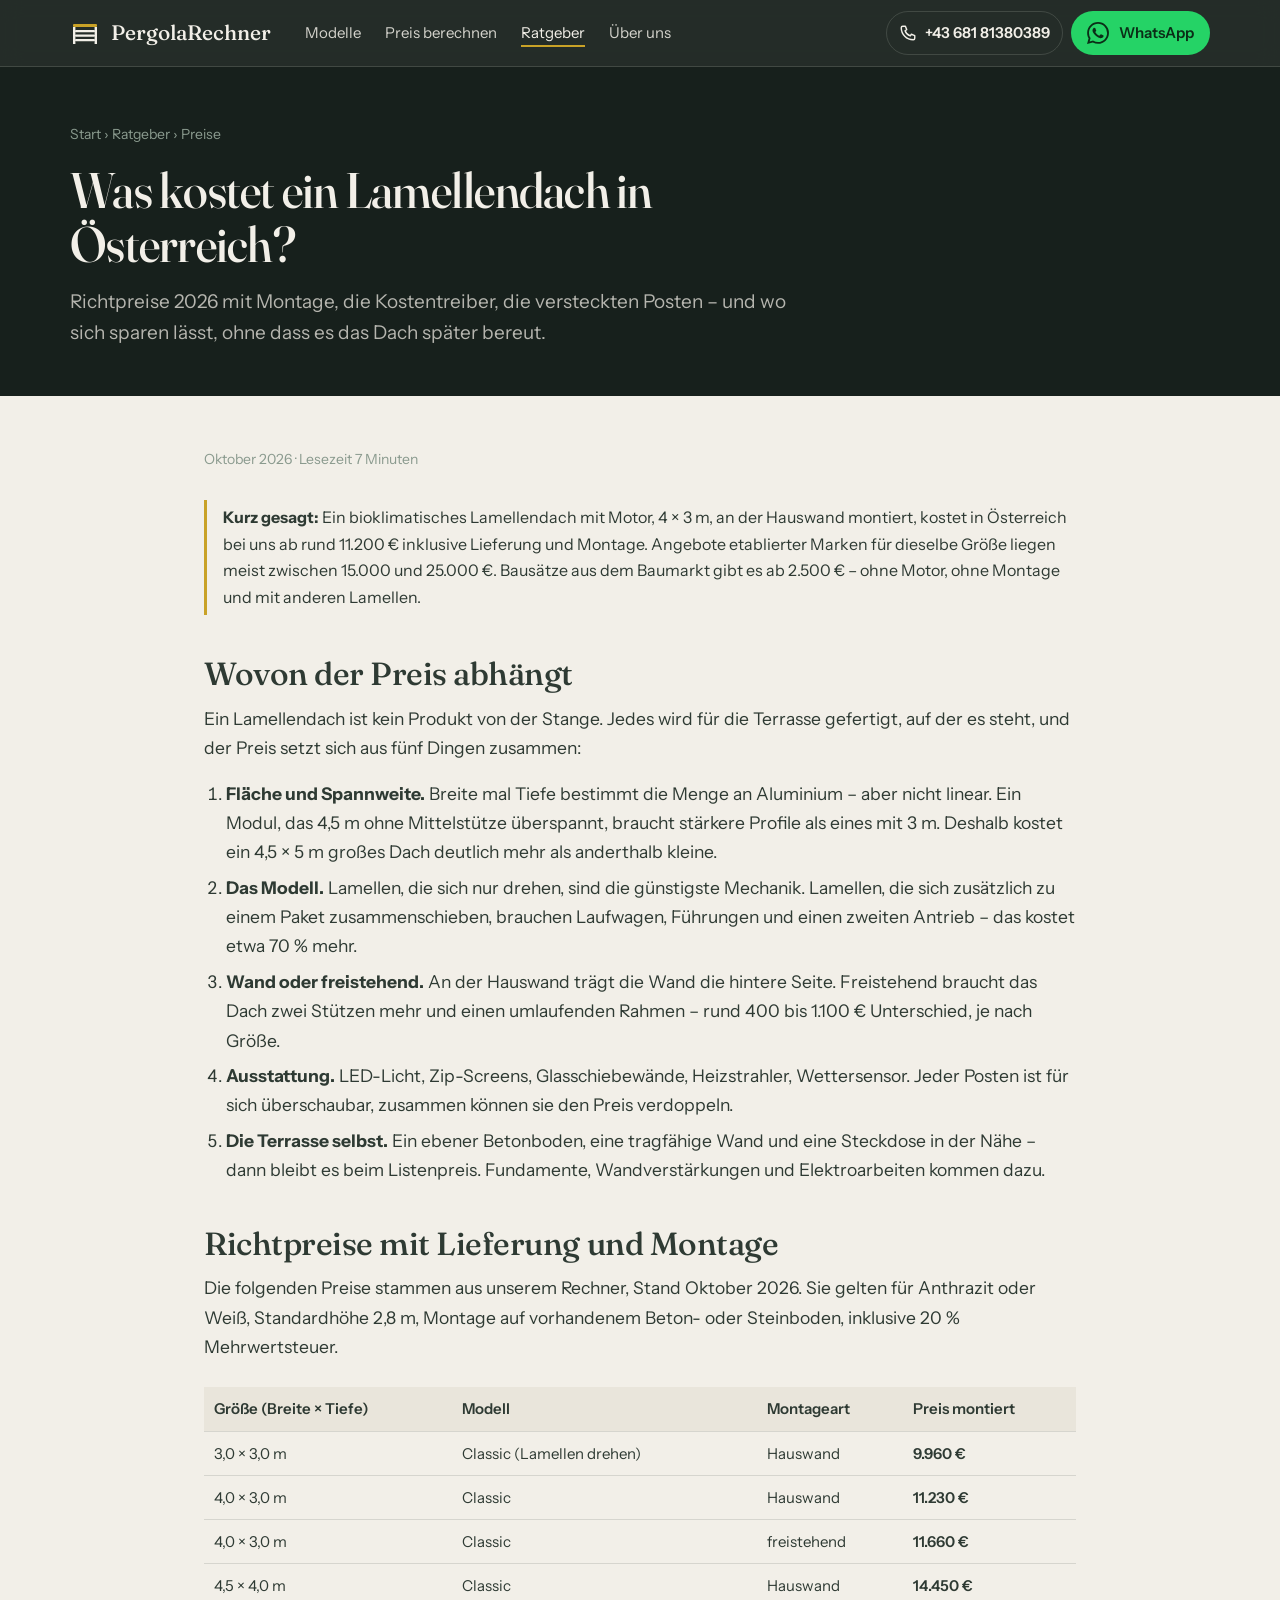
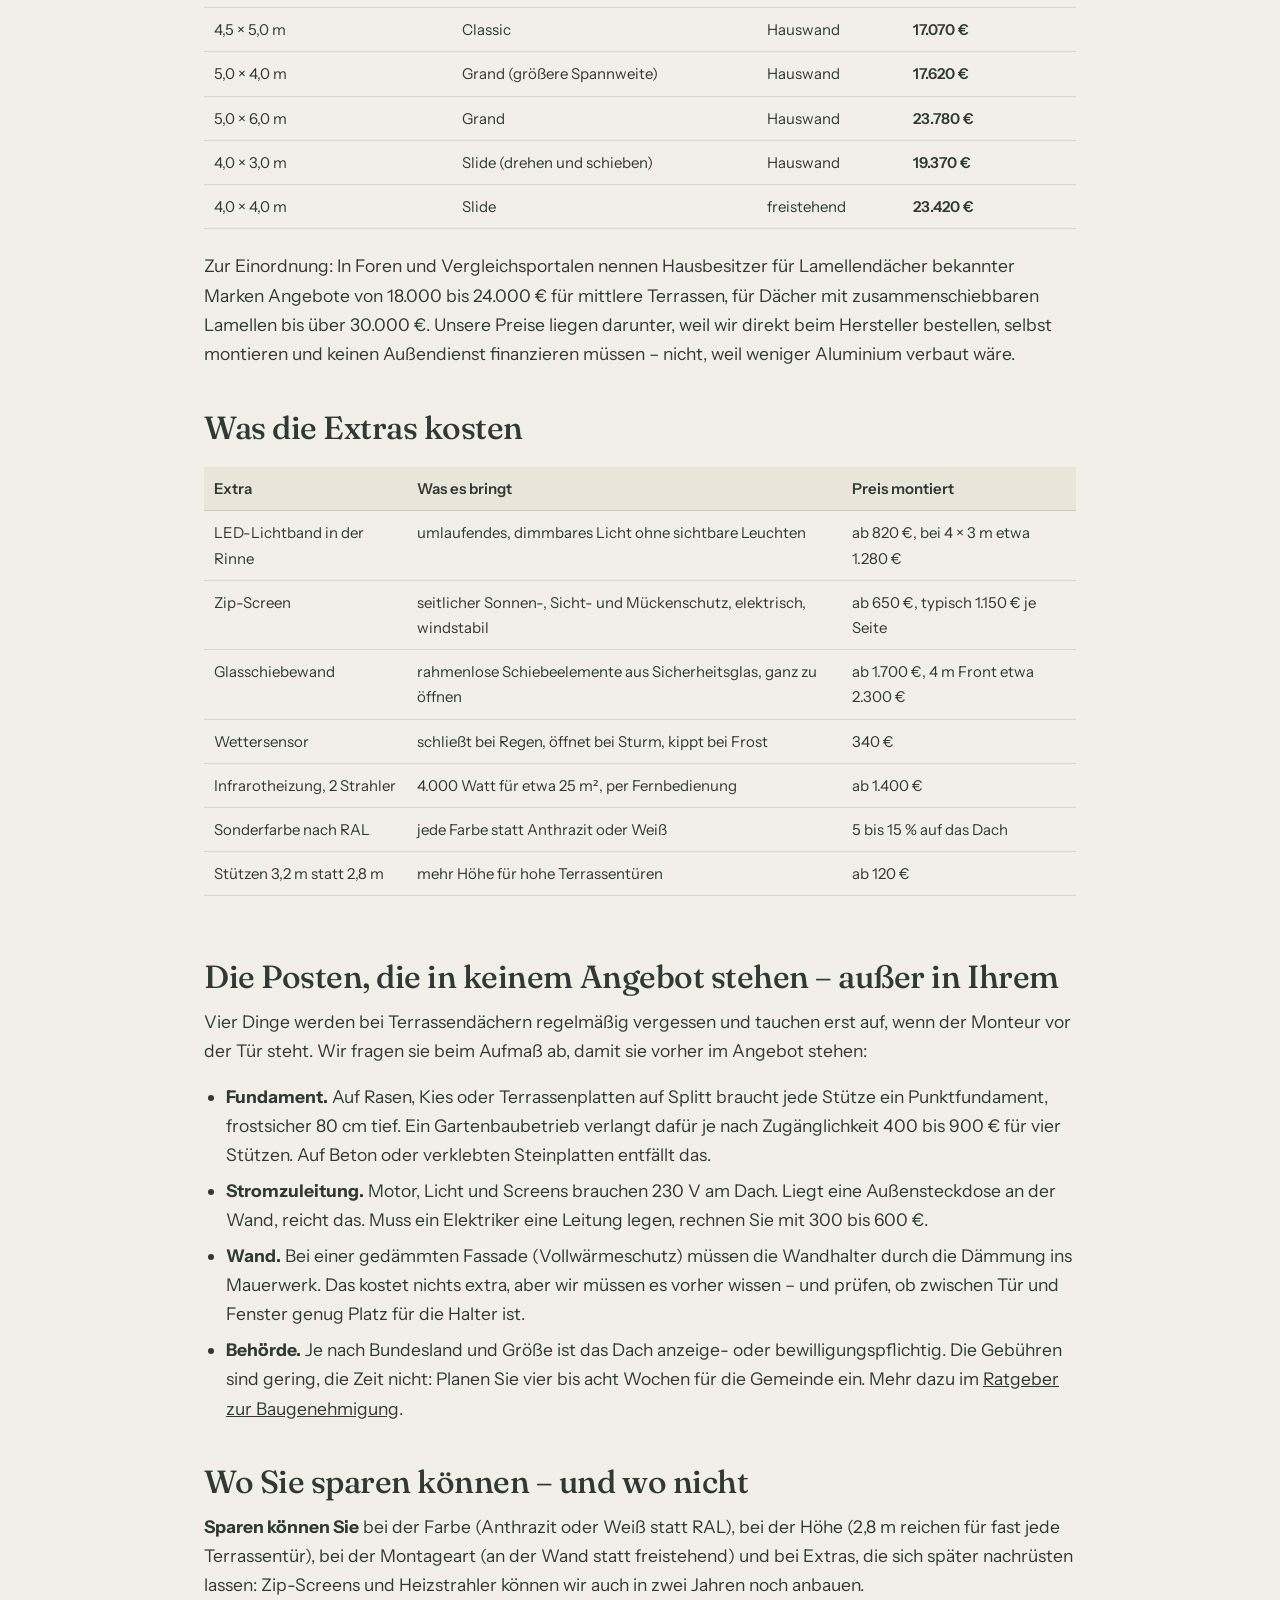
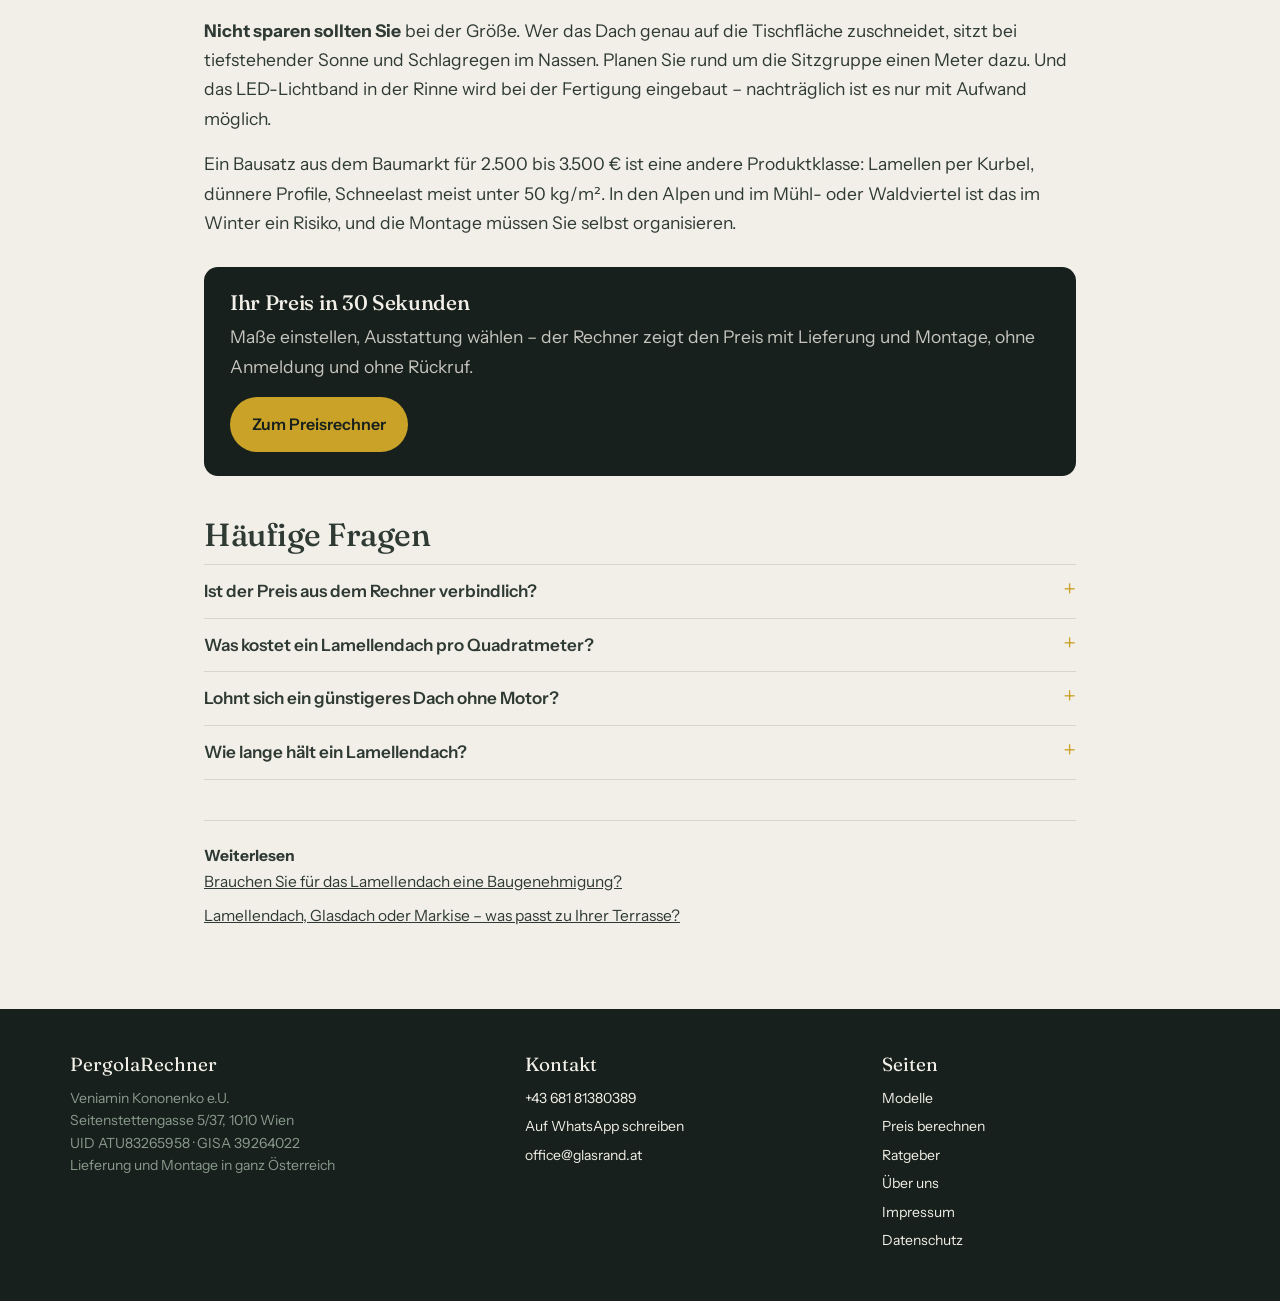
<file: ratgeber/lamellendach-preise-oesterreich.html>
<!DOCTYPE html>
<html lang="de-AT">
<head>
<meta charset="UTF-8">
<meta name="viewport" content="width=device-width, initial-scale=1.0">
<title>Was kostet ein Lamellendach in Österreich? Preise 2026 mit Montage</title>
<meta name="description" content="Richtpreise für Lamellendächer in Österreich mit Lieferung und Montage: neun Größen, alle Extras, versteckte Kosten wie Fundament und Strom – und wo sich sparen lässt.">
<meta name="theme-color" content="#17201c">
<link rel="canonical" href="https://pergolarechner.at/ratgeber/lamellendach-preise-oesterreich.html">
<link rel="icon" href="../favicon.svg" type="image/svg+xml">
<link rel="preconnect" href="https://fonts.googleapis.com">
<link rel="preconnect" href="https://fonts.gstatic.com" crossorigin>
<link href="https://fonts.googleapis.com/css2?family=Fraunces:ital,opsz,wght@0,9..144,400;0,9..144,500;0,9..144,600;1,9..144,400&family=Instrument+Sans:wght@400;500;600&display=swap" rel="stylesheet">
<link rel="stylesheet" href="../style.css">
<script type="application/ld+json">{"@context": "https://schema.org", "@type": "Article", "headline": "Was kostet ein Lamellendach in Österreich?", "description": "Richtpreise für Lamellendächer in Österreich mit Lieferung und Montage: neun Größen, alle Extras, versteckte Kosten wie Fundament und Strom – und wo sich sparen lässt.", "datePublished": "2026-10-17", "dateModified": "2026-10-17", "inLanguage": "de-AT", "author": {"@type": "Organization", "name": "PergolaRechner – Veniamin Kononenko e.U."}, "publisher": {"@type": "Organization", "name": "PergolaRechner – Veniamin Kononenko e.U."}, "mainEntityOfPage": "https://pergolarechner.at/ratgeber/lamellendach-preise-oesterreich.html"}</script>
<script type="application/ld+json">{"@context": "https://schema.org", "@type": "BreadcrumbList", "itemListElement": [{"@type": "ListItem", "position": 1, "name": "Start", "item": "https://pergolarechner.at/"}, {"@type": "ListItem", "position": 2, "name": "Ratgeber", "item": "https://pergolarechner.at/ratgeber.html"}, {"@type": "ListItem", "position": 3, "name": "Was kostet ein Lamellendach in Österreich?", "item": "https://pergolarechner.at/ratgeber/lamellendach-preise-oesterreich.html"}]}</script>
<script type="application/ld+json">{"@context": "https://schema.org", "@type": "FAQPage", "mainEntity": [{"@type": "Question", "name": "Ist der Preis aus dem Rechner verbindlich?", "acceptedAnswer": {"@type": "Answer", "text": "Er ist ein Richtpreis für die eingestellten Maße. Nach dem Aufmaß erhalten Sie ein Festpreisangebot; es weicht nur ab, wenn Maße, Farbe oder Untergrund anders sind als angenommen – und dann sehen Sie jeden Posten einzeln."}}, {"@type": "Question", "name": "Was kostet ein Lamellendach pro Quadratmeter?", "acceptedAnswer": {"@type": "Answer", "text": "Montiert liegen Sie bei einem Modell mit drehbaren Lamellen zwischen 750 und 1.100 € pro m², je kleiner das Dach, desto höher der Quadratmeterpreis, weil Motor, Steuerung und Montage bei jeder Größe anfallen."}}, {"@type": "Question", "name": "Lohnt sich ein günstigeres Dach ohne Motor?", "acceptedAnswer": {"@type": "Answer", "text": "Mit Handkurbel gibt es bioklimatische Dächer kaum noch; der Motor ist bei Markenprodukten Standard. Der Komfortunterschied ist groß: Bei Regen schließen Sie per Knopfdruck vom Sofa aus – oder der Sensor tut es für Sie."}}, {"@type": "Question", "name": "Wie lange hält ein Lamellendach?", "acceptedAnswer": {"@type": "Answer", "text": "Pulverbeschichtetes Aluminium rostet nicht und braucht außer Abspülen keine Pflege. Motor und Steuerung sind die Verschleißteile; darauf gibt es fünf Jahre Gewährleistung, Ersatz ist auch danach möglich."}}]}</script>

</head>
<body>
<header class="top">
  <div class="wrap">
    <a class="brand" href="../index.html" aria-label="PergolaRechner – Startseite"><svg viewBox="0 0 30 30" aria-hidden="true"><rect x="3" y="6" width="24" height="3" rx="1" fill="#c9a227"/><g fill="#f2efe8"><rect x="5" y="12" width="20" height="2.2" rx="1"/><rect x="5" y="16.5" width="20" height="2.2" rx="1"/><rect x="5" y="21" width="20" height="2.2" rx="1"/></g><rect x="3" y="9" width="2.4" height="17" fill="#f2efe8"/><rect x="24.6" y="9" width="2.4" height="17" fill="#f2efe8"/></svg><span>PergolaRechner</span></a>
    <nav class="nav" id="nav" aria-label="Hauptnavigation"><a href="../modelle.html">Modelle</a><a href="../index.html#rechner">Preis berechnen</a><a href="../ratgeber.html" aria-current="page">Ratgeber</a><a href="../ueber-uns.html">Über uns</a></nav>
    <div class="acts">
      <a class="tel" href="tel:+4368181380389" aria-label="Anrufen: +43 681 81380389"><svg viewBox="0 0 24 24" aria-hidden="true" fill="none" stroke="currentColor" stroke-width="1.9" stroke-linecap="round" stroke-linejoin="round"><path d="M5 3h3.5l1.8 4.5-2.2 1.5a11 11 0 0 0 6.9 6.9l1.5-2.2L21 15.5V19a2 2 0 0 1-2 2A16 16 0 0 1 3 5a2 2 0 0 1 2-2z"/></svg><span>+43 681 81380389</span></a>
      <a class="btn btn-wa btn-sm wa-head" href="https://wa.me/4368181380389?text=Guten%20Tag%2C%20ich%20interessiere%20mich%20f%C3%BCr%20ein%20Lamellendach." target="_blank" rel="noopener" aria-label="Auf WhatsApp schreiben"><svg viewBox="0 0 24 24" aria-hidden="true" fill="currentColor"><path d="M17.472 14.382c-.297-.149-1.758-.867-2.03-.967-.273-.099-.471-.148-.67.15-.197.297-.767.966-.94 1.164-.173.199-.347.223-.644.075-.297-.15-1.255-.463-2.39-1.475-.883-.788-1.48-1.761-1.653-2.059-.173-.297-.018-.458.13-.606.134-.133.298-.347.446-.52.149-.174.198-.298.298-.497.099-.198.05-.371-.025-.52-.075-.149-.669-1.612-.916-2.207-.242-.579-.487-.5-.669-.51-.173-.008-.371-.01-.57-.01-.198 0-.52.074-.792.372-.272.297-1.04 1.016-1.04 2.479 0 1.462 1.065 2.875 1.213 3.074.149.198 2.096 3.2 5.077 4.487.709.306 1.262.489 1.694.625.712.227 1.36.195 1.871.118.571-.085 1.758-.719 2.006-1.413.248-.694.248-1.289.173-1.413-.074-.124-.272-.198-.57-.347m-5.421 7.403h-.004a9.87 9.87 0 0 1-5.031-1.378l-.361-.214-3.741.982.998-3.648-.235-.374a9.86 9.86 0 0 1-1.51-5.26c.001-5.45 4.436-9.884 9.888-9.884 2.64 0 5.122 1.03 6.988 2.898a9.825 9.825 0 0 1 2.893 6.994c-.003 5.45-4.437 9.885-9.885 9.885m8.413-18.297A11.815 11.815 0 0 0 12.05 0C5.495 0 .16 5.335.157 11.892c0 2.096.547 4.142 1.588 5.945L.057 24l6.305-1.654a11.882 11.882 0 0 0 5.683 1.448h.005c6.554 0 11.89-5.335 11.893-11.893a11.821 11.821 0 0 0-3.48-8.413Z"/></svg><span>WhatsApp</span></a>
      <button class="burger" type="button" aria-expanded="false" aria-controls="nav" aria-label="Menü"><svg viewBox="0 0 20 20" aria-hidden="true" fill="none" stroke="currentColor" stroke-width="2" stroke-linecap="round"><path d="M3 5.5h14M3 10h14M3 14.5h14"/></svg></button>
    </div>
  </div>
</header>
<section class="page-head">
  <div class="wrap">
    <div class="crumbs"><a href="../index.html">Start</a> › <a href="../ratgeber.html">Ratgeber</a> › Preise</div>
    <h1>Was kostet ein Lamellendach in Österreich?</h1>
    <p class="lead">Richtpreise 2026 mit Montage, die Kostentreiber, die versteckten Posten – und wo sich sparen lässt, ohne dass es das Dach später bereut.</p>
  </div>
</section>

<article class="article">
  <p class="meta">Oktober 2026 · Lesezeit 7 Minuten</p>

  <div class="note"><p><b>Kurz gesagt:</b> Ein bioklimatisches Lamellendach mit Motor, 4 × 3 m, an der Hauswand montiert, kostet in Österreich bei uns ab rund 11.200 € inklusive Lieferung und Montage. Angebote etablierter Marken für dieselbe Größe liegen meist zwischen 15.000 und 25.000 €. Bausätze aus dem Baumarkt gibt es ab 2.500 € – ohne Motor, ohne Montage und mit anderen Lamellen.</p></div>

  <h2>Wovon der Preis abhängt</h2>
  <p>Ein Lamellendach ist kein Produkt von der Stange. Jedes wird für die Terrasse gefertigt, auf der es steht, und der Preis setzt sich aus fünf Dingen zusammen:</p>
  <ol>
    <li><b>Fläche und Spannweite.</b> Breite mal Tiefe bestimmt die Menge an Aluminium – aber nicht linear. Ein Modul, das 4,5 m ohne Mittelstütze überspannt, braucht stärkere Profile als eines mit 3 m. Deshalb kostet ein 4,5 × 5 m großes Dach deutlich mehr als anderthalb kleine.</li>
    <li><b>Das Modell.</b> Lamellen, die sich nur drehen, sind die günstigste Mechanik. Lamellen, die sich zusätzlich zu einem Paket zusammenschieben, brauchen Laufwagen, Führungen und einen zweiten Antrieb – das kostet etwa 70 % mehr.</li>
    <li><b>Wand oder freistehend.</b> An der Hauswand trägt die Wand die hintere Seite. Freistehend braucht das Dach zwei Stützen mehr und einen umlaufenden Rahmen – rund 400 bis 1.100 € Unterschied, je nach Größe.</li>
    <li><b>Ausstattung.</b> LED-Licht, Zip-Screens, Glasschiebewände, Heizstrahler, Wettersensor. Jeder Posten ist für sich überschaubar, zusammen können sie den Preis verdoppeln.</li>
    <li><b>Die Terrasse selbst.</b> Ein ebener Betonboden, eine tragfähige Wand und eine Steckdose in der Nähe – dann bleibt es beim Listenpreis. Fundamente, Wandverstärkungen und Elektroarbeiten kommen dazu.</li>
  </ol>

  <h2>Richtpreise mit Lieferung und Montage</h2>
  <p>Die folgenden Preise stammen aus unserem Rechner, Stand Oktober 2026. Sie gelten für Anthrazit oder Weiß, Standardhöhe 2,8 m, Montage auf vorhandenem Beton- oder Steinboden, inklusive 20 % Mehrwertsteuer.</p>
  <div class="tbl">
  <table class="stack">
    <thead><tr><th>Größe (Breite × Tiefe)</th><th>Modell</th><th>Montageart</th><th>Preis montiert</th></tr></thead>
    <tbody>
      <tr><td class="rh" data-l="Größe (Breite × Tiefe)">3,0 × 3,0 m</td><td data-l="Modell">Classic (Lamellen drehen)</td><td data-l="Montageart">Hauswand</td><td data-l="Preis montiert"><b>9.960 €</b></td></tr>
      <tr><td class="rh" data-l="Größe (Breite × Tiefe)">4,0 × 3,0 m</td><td data-l="Modell">Classic</td><td data-l="Montageart">Hauswand</td><td data-l="Preis montiert"><b>11.230 €</b></td></tr>
      <tr><td class="rh" data-l="Größe (Breite × Tiefe)">4,0 × 3,0 m</td><td data-l="Modell">Classic</td><td data-l="Montageart">freistehend</td><td data-l="Preis montiert"><b>11.660 €</b></td></tr>
      <tr><td class="rh" data-l="Größe (Breite × Tiefe)">4,5 × 4,0 m</td><td data-l="Modell">Classic</td><td data-l="Montageart">Hauswand</td><td data-l="Preis montiert"><b>14.450 €</b></td></tr>
      <tr><td class="rh" data-l="Größe (Breite × Tiefe)">4,5 × 5,0 m</td><td data-l="Modell">Classic</td><td data-l="Montageart">Hauswand</td><td data-l="Preis montiert"><b>17.070 €</b></td></tr>
      <tr><td class="rh" data-l="Größe (Breite × Tiefe)">5,0 × 4,0 m</td><td data-l="Modell">Grand (größere Spannweite)</td><td data-l="Montageart">Hauswand</td><td data-l="Preis montiert"><b>17.620 €</b></td></tr>
      <tr><td class="rh" data-l="Größe (Breite × Tiefe)">5,0 × 6,0 m</td><td data-l="Modell">Grand</td><td data-l="Montageart">Hauswand</td><td data-l="Preis montiert"><b>23.780 €</b></td></tr>
      <tr><td class="rh" data-l="Größe (Breite × Tiefe)">4,0 × 3,0 m</td><td data-l="Modell">Slide (drehen und schieben)</td><td data-l="Montageart">Hauswand</td><td data-l="Preis montiert"><b>19.370 €</b></td></tr>
      <tr><td class="rh" data-l="Größe (Breite × Tiefe)">4,0 × 4,0 m</td><td data-l="Modell">Slide</td><td data-l="Montageart">freistehend</td><td data-l="Preis montiert"><b>23.420 €</b></td></tr>
    </tbody>
  </table>
  </div>
  <p>Zur Einordnung: In Foren und Vergleichsportalen nennen Hausbesitzer für Lamellendächer bekannter Marken Angebote von 18.000 bis 24.000 € für mittlere Terrassen, für Dächer mit zusammenschiebbaren Lamellen bis über 30.000 €. Unsere Preise liegen darunter, weil wir direkt beim Hersteller bestellen, selbst montieren und keinen Außendienst finanzieren müssen – nicht, weil weniger Aluminium verbaut wäre.</p>

  <h2>Was die Extras kosten</h2>
  <div class="tbl">
  <table class="stack">
    <thead><tr><th>Extra</th><th>Was es bringt</th><th>Preis montiert</th></tr></thead>
    <tbody>
      <tr><td class="rh" data-l="Extra">LED-Lichtband in der Rinne</td><td data-l="Was es bringt">umlaufendes, dimmbares Licht ohne sichtbare Leuchten</td><td data-l="Preis montiert">ab 820 €, bei 4 × 3 m etwa 1.280 €</td></tr>
      <tr><td class="rh" data-l="Extra">Zip-Screen</td><td data-l="Was es bringt">seitlicher Sonnen-, Sicht- und Mückenschutz, elektrisch, windstabil</td><td data-l="Preis montiert">ab 650 €, typisch 1.150 € je Seite</td></tr>
      <tr><td class="rh" data-l="Extra">Glasschiebewand</td><td data-l="Was es bringt">rahmenlose Schiebeelemente aus Sicherheitsglas, ganz zu öffnen</td><td data-l="Preis montiert">ab 1.700 €, 4 m Front etwa 2.300 €</td></tr>
      <tr><td class="rh" data-l="Extra">Wettersensor</td><td data-l="Was es bringt">schließt bei Regen, öffnet bei Sturm, kippt bei Frost</td><td data-l="Preis montiert">340 €</td></tr>
      <tr><td class="rh" data-l="Extra">Infrarotheizung, 2 Strahler</td><td data-l="Was es bringt">4.000 Watt für etwa 25 m², per Fernbedienung</td><td data-l="Preis montiert">ab 1.400 €</td></tr>
      <tr><td class="rh" data-l="Extra">Sonderfarbe nach RAL</td><td data-l="Was es bringt">jede Farbe statt Anthrazit oder Weiß</td><td data-l="Preis montiert">5 bis 15 % auf das Dach</td></tr>
      <tr><td class="rh" data-l="Extra">Stützen 3,2 m statt 2,8 m</td><td data-l="Was es bringt">mehr Höhe für hohe Terrassentüren</td><td data-l="Preis montiert">ab 120 €</td></tr>
    </tbody>
  </table>
  </div>

  <h2>Die Posten, die in keinem Angebot stehen – außer in Ihrem</h2>
  <p>Vier Dinge werden bei Terrassendächern regelmäßig vergessen und tauchen erst auf, wenn der Monteur vor der Tür steht. Wir fragen sie beim Aufmaß ab, damit sie vorher im Angebot stehen:</p>
  <ul>
    <li><b>Fundament.</b> Auf Rasen, Kies oder Terrassenplatten auf Splitt braucht jede Stütze ein Punktfundament, frostsicher 80 cm tief. Ein Gartenbaubetrieb verlangt dafür je nach Zugänglichkeit 400 bis 900 € für vier Stützen. Auf Beton oder verklebten Steinplatten entfällt das.</li>
    <li><b>Stromzuleitung.</b> Motor, Licht und Screens brauchen 230 V am Dach. Liegt eine Außensteckdose an der Wand, reicht das. Muss ein Elektriker eine Leitung legen, rechnen Sie mit 300 bis 600 €.</li>
    <li><b>Wand.</b> Bei einer gedämmten Fassade (Vollwärmeschutz) müssen die Wandhalter durch die Dämmung ins Mauerwerk. Das kostet nichts extra, aber wir müssen es vorher wissen – und prüfen, ob zwischen Tür und Fenster genug Platz für die Halter ist.</li>
    <li><b>Behörde.</b> Je nach Bundesland und Größe ist das Dach anzeige- oder bewilligungspflichtig. Die Gebühren sind gering, die Zeit nicht: Planen Sie vier bis acht Wochen für die Gemeinde ein. Mehr dazu im <a href="lamellendach-baugenehmigung-oesterreich.html">Ratgeber zur Baugenehmigung</a>.</li>
  </ul>

  <h2>Wo Sie sparen können – und wo nicht</h2>
  <p><b>Sparen können Sie</b> bei der Farbe (Anthrazit oder Weiß statt RAL), bei der Höhe (2,8 m reichen für fast jede Terrassentür), bei der Montageart (an der Wand statt freistehend) und bei Extras, die sich später nachrüsten lassen: Zip-Screens und Heizstrahler können wir auch in zwei Jahren noch anbauen.</p>
  <p><b>Nicht sparen sollten Sie</b> bei der Größe. Wer das Dach genau auf die Tischfläche zuschneidet, sitzt bei tiefstehender Sonne und Schlagregen im Nassen. Planen Sie rund um die Sitzgruppe einen Meter dazu. Und das LED-Lichtband in der Rinne wird bei der Fertigung eingebaut – nachträglich ist es nur mit Aufwand möglich.</p>
  <p>Ein Bausatz aus dem Baumarkt für 2.500 bis 3.500 € ist eine andere Produktklasse: Lamellen per Kurbel, dünnere Profile, Schneelast meist unter 50 kg/m². In den Alpen und im Mühl- oder Waldviertel ist das im Winter ein Risiko, und die Montage müssen Sie selbst organisieren.</p>

  <div class="box">
    <h3>Ihr Preis in 30 Sekunden</h3>
    <p>Maße einstellen, Ausstattung wählen – der Rechner zeigt den Preis mit Lieferung und Montage, ohne Anmeldung und ohne Rückruf.</p>
    <a class="btn btn-brass" href="../index.html#rechner">Zum Preisrechner</a>
  </div>

  <h2>Häufige Fragen</h2>
  <div class="faq">
    <details><summary>Ist der Preis aus dem Rechner verbindlich?</summary><p>Er ist ein Richtpreis für die eingestellten Maße. Nach dem Aufmaß erhalten Sie ein Festpreisangebot; es weicht nur ab, wenn Maße, Farbe oder Untergrund anders sind als angenommen – und dann sehen Sie jeden Posten einzeln.</p></details>
    <details><summary>Was kostet ein Lamellendach pro Quadratmeter?</summary><p>Montiert liegen Sie bei einem Modell mit drehbaren Lamellen zwischen 750 und 1.100 € pro m², je kleiner das Dach, desto höher der Quadratmeterpreis, weil Motor, Steuerung und Montage bei jeder Größe anfallen.</p></details>
    <details><summary>Lohnt sich ein günstigeres Dach ohne Motor?</summary><p>Mit Handkurbel gibt es bioklimatische Dächer kaum noch; der Motor ist bei Markenprodukten Standard. Der Komfortunterschied ist groß: Bei Regen schließen Sie per Knopfdruck vom Sofa aus – oder der Sensor tut es für Sie.</p></details>
    <details><summary>Wie lange hält ein Lamellendach?</summary><p>Pulverbeschichtetes Aluminium rostet nicht und braucht außer Abspülen keine Pflege. Motor und Steuerung sind die Verschleißteile; darauf gibt es fünf Jahre Gewährleistung, Ersatz ist auch danach möglich.</p></details>
  </div>

  <div class="more-posts">
    <b>Weiterlesen</b>
    <a href="lamellendach-baugenehmigung-oesterreich.html">Brauchen Sie für das Lamellendach eine Baugenehmigung?</a>
    <a href="lamellendach-glasdach-markise-vergleich.html">Lamellendach, Glasdach oder Markise – was passt zu Ihrer Terrasse?</a>
  </div>
</article>

<footer>
  <div class="wrap">
    <div><div class="fb">PergolaRechner</div>Veniamin Kononenko e.U.<br>Seitenstettengasse 5/37, 1010 Wien<br>UID ATU83265958 · GISA 39264022<br>Lieferung und Montage in ganz Österreich</div>
    <div class="fc"><div class="fb">Kontakt</div><a href="tel:+4368181380389">+43 681 81380389</a><a href="https://wa.me/4368181380389?text=Guten%20Tag%2C%20ich%20interessiere%20mich%20f%C3%BCr%20ein%20Lamellendach." target="_blank" rel="noopener">Auf WhatsApp schreiben</a><a href="mailto:office@glasrand.at">office@glasrand.at</a></div>
    <div class="fl"><div class="fb">Seiten</div><a href="../modelle.html">Modelle</a><a href="../index.html#rechner">Preis berechnen</a><a href="../ratgeber.html">Ratgeber</a><a href="../ueber-uns.html">Über uns</a><a href="../impressum.html">Impressum</a><a href="../datenschutz.html">Datenschutz</a></div>
  </div>
</footer>
<script src="../app.js"></script>
</body>
</html>
</file>
<file: style.css>
:root{
  --night:#17201c; --night-2:#1f2a25; --stone:#f2efe8; --stone-2:#e9e5db;
  --ink:#2e3a33; --sage:#8a9a8e; --brass:#c9a227; --brass-soft:rgba(201,162,39,.18);
  --white:#fff; --line:rgba(46,58,51,.14); --line-dark:rgba(242,239,232,.14);
  --wa:#25d366; --wa-ink:#0b2d17;
  --serif:"Fraunces",Georgia,serif; --sans:"Instrument Sans",system-ui,sans-serif;
  --r:14px; --top-h:66px;
}
*{box-sizing:border-box}
html{scroll-behavior:smooth;-webkit-text-size-adjust:100%}
@media(prefers-reduced-motion:reduce){html{scroll-behavior:auto}}
html,body{overflow-x:clip}
body{margin:0;background:var(--stone);color:var(--ink);font-family:var(--sans);font-size:17px;line-height:1.6;-webkit-font-smoothing:antialiased}
a{color:inherit}
img,svg{display:block;max-width:100%}
.wrap{max-width:1180px;margin:0 auto;padding:0 20px}
h1,h2,h3{font-family:var(--serif);font-weight:500;letter-spacing:-.015em;line-height:1.08;margin:0;overflow-wrap:anywhere}
h2{font-size:clamp(28px,3.6vw,42px);margin-bottom:14px}
h3{font-size:22px;font-variation-settings:"opsz" 24}
p{margin:0 0 14px}
.lead{font-size:19px;color:var(--sage);max-width:56ch}
.btn{display:inline-flex;align-items:center;gap:10px;padding:14px 22px;border-radius:999px;font-weight:600;font-size:16px;text-decoration:none;border:0;cursor:pointer;font-family:var(--sans);transition:transform .15s,background .15s;white-space:nowrap;text-align:center}
@media(max-width:480px){.btn{white-space:normal;line-height:1.3}}
.btn:active{transform:translateY(1px)}
.btn-brass{background:var(--brass);color:var(--night)}
.btn-brass:hover{background:#d6b03a}
.btn-ghost{background:transparent;color:var(--stone);border:1px solid var(--line-dark)}
.btn-ghost:hover{border-color:var(--stone)}
.btn-wa{background:var(--wa);color:var(--wa-ink)}
.btn-wa:hover{background:#2ee07a}
.btn-wa svg{width:22px;height:22px;flex:none}
.btn-sm{padding:10px 16px;font-size:15px}
:focus-visible{outline:2px solid var(--brass);outline-offset:3px}
.sr{position:absolute;width:1px;height:1px;overflow:hidden;clip:rect(0 0 0 0);white-space:nowrap}
@media(max-width:600px){body{font-size:16px}.lead{font-size:17px}.wrap{padding:0 16px}}

/* ---------- header ---------- */
.top{position:sticky;top:0;z-index:40;background:rgba(23,32,28,.94);backdrop-filter:blur(10px);color:var(--stone);border-bottom:1px solid var(--line-dark)}
.top .wrap{display:flex;align-items:center;justify-content:space-between;height:var(--top-h);gap:14px;position:relative}
.brand{display:flex;align-items:center;gap:11px;text-decoration:none;font-family:var(--serif);font-size:21px;font-weight:500;flex:none}
.brand svg{width:30px;height:30px;flex:none}
.nav{display:flex;gap:24px;align-items:center;font-size:15px;margin-right:auto;margin-left:20px}
.nav a{text-decoration:none;color:var(--stone);opacity:.85;white-space:nowrap}
.nav a:hover,.nav a[aria-current=page]{opacity:1}
.nav a[aria-current=page]{box-shadow:0 2px 0 var(--brass)}
.acts{display:flex;align-items:center;gap:8px;flex:none}
.acts .tel{display:inline-flex;align-items:center;gap:8px;text-decoration:none;font-weight:600;font-size:15px;padding:9px 12px;border-radius:999px;border:1px solid var(--line-dark);white-space:nowrap}
.acts .tel svg{width:18px;height:18px}
.acts .tel:hover{border-color:var(--stone)}
.wa-head{position:relative}
.wa-head::before{content:"";position:absolute;inset:-3px;border-radius:999px;border:2px solid var(--wa);opacity:0;animation:wa-ring 2.6s ease-out infinite}
@keyframes wa-ring{0%{transform:scale(.9);opacity:.6}70%{transform:scale(1.18);opacity:0}100%{opacity:0}}
@media(prefers-reduced-motion:reduce){.wa-head::before{animation:none}}
.burger{display:none;width:38px;height:38px;border-radius:10px;border:1px solid var(--line-dark);background:transparent;color:var(--stone);cursor:pointer;padding:0;align-items:center;justify-content:center}
.burger svg{width:20px;height:20px}
@media(max-width:1000px){
  .nav{display:none;position:absolute;left:0;right:0;top:var(--top-h);background:var(--night);border-bottom:1px solid var(--line-dark);flex-direction:column;align-items:stretch;gap:0;margin:0;padding:8px 0}
  .nav.open{display:flex}
  .nav a{padding:14px 20px;font-size:17px;border-top:1px solid var(--line-dark)}
  .nav a:first-child{border-top:0}
  .nav a[aria-current=page]{box-shadow:inset 3px 0 0 var(--brass)}
  .burger{display:inline-flex}
}
@media(max-width:700px){.acts .tel span{display:none}.acts .tel{padding:0;width:38px;height:38px;justify-content:center}}
@media(max-width:460px){.wa-head span{display:none}.wa-head{padding:0;width:38px;height:38px;justify-content:center}.brand{font-size:19px;gap:8px}.brand svg{width:26px;height:26px}.acts{gap:6px}}
@media(max-width:340px){.brand span{display:none}}

/* ---------- hero ---------- */
.hero{background:var(--night);color:var(--stone);padding:72px 0 64px;position:relative;overflow:hidden}
.hero .wrap{display:grid;grid-template-columns:minmax(0,.85fr) minmax(0,1.15fr);gap:36px;align-items:center}
.hero h1{font-size:clamp(32px,4.4vw,56px);font-variation-settings:"opsz" 144;margin-bottom:22px}
.hero h1 em{font-style:italic;font-weight:400;color:var(--brass)}
.hero .lead{color:rgba(242,239,232,.72);margin-bottom:30px}
.hero .cta{display:flex;gap:12px;flex-wrap:wrap}
.hero-fig{margin:0;position:relative;min-width:0}
.hero-fig svg{width:100%;height:auto}
.hero-cap{font-size:13.5px;color:var(--sage);margin-top:12px;display:flex;justify-content:space-between;gap:12px;flex-wrap:wrap}
@media(max-width:900px){.hero{padding:44px 0 40px}.hero .wrap{grid-template-columns:1fr;gap:28px}}
@media(max-width:420px){.hero .cta .btn{width:100%;justify-content:center}}

/* ---------- page head (sub pages) ---------- */
.page-head{background:var(--night);color:var(--stone);padding:56px 0 48px}
.page-head h1{font-size:clamp(30px,4vw,50px);font-variation-settings:"opsz" 144;margin-bottom:16px;max-width:22ch}
.page-head .lead{color:rgba(242,239,232,.72);margin:0}
.crumbs{font-size:14px;color:var(--sage);margin-bottom:18px}
.crumbs a{text-decoration:none}
.crumbs a:hover{color:var(--stone)}
@media(max-width:600px){.page-head{padding:36px 0 32px}}

/* ---------- models (index) ---------- */
.models{padding:72px 0 60px}
.models-grid{display:grid;grid-template-columns:repeat(3,1fr);gap:20px;margin-top:34px}
.model{background:var(--white);border-radius:var(--r);padding:26px 26px 24px;border:1px solid var(--line);display:flex;flex-direction:column;gap:12px;min-width:0}
.model .ico{height:72px;margin-bottom:4px}
.model .ico svg{height:100%;width:auto}
.model h3{margin-bottom:2px}
.model .one{font-family:var(--serif);font-size:19px;font-style:italic;color:var(--ink);line-height:1.3}
.model p{font-size:15px;color:var(--sage);margin:0}
.model .from{margin-top:auto;padding-top:14px;border-top:1px solid var(--line);font-size:15px}
.model .from b{font-family:var(--serif);font-size:24px;font-weight:500;color:var(--ink);margin-right:6px}
.model .more{font-size:15px;font-weight:600;text-decoration:none;color:var(--ink);border-bottom:1px solid var(--brass);align-self:flex-start}
@media(max-width:860px){.models-grid{grid-template-columns:1fr}.models{padding:52px 0 44px}}

/* ---------- calculator ---------- */
.calc{background:var(--night);color:var(--stone);padding:72px 0}
.calc h2{color:var(--stone)}
.calc .lead{color:rgba(242,239,232,.7)}
.calc-grid{display:grid;grid-template-columns:minmax(0,.95fr) minmax(0,1.05fr);gap:44px;margin-top:38px;align-items:start}
.seg{display:grid;grid-template-columns:repeat(3,1fr);gap:8px;margin-bottom:22px}
.seg button{background:var(--night-2);border:1px solid var(--line-dark);color:var(--stone);border-radius:12px;padding:12px 12px;text-align:left;cursor:pointer;font-family:var(--sans);font-size:14px;line-height:1.35;transition:border-color .15s,background .15s;min-width:0}
.seg button b{display:block;font-family:var(--serif);font-size:18px;font-weight:500;margin-bottom:2px}
.seg button span{color:var(--sage);display:block}
.seg button[aria-pressed="true"]{border-color:var(--brass);background:rgba(201,162,39,.08)}
.seg button[aria-pressed="true"] span{color:rgba(242,239,232,.75)}
.seg2{display:inline-flex;background:var(--night-2);border:1px solid var(--line-dark);border-radius:999px;padding:3px;margin-bottom:26px;max-width:100%}
.seg2 button{background:transparent;border:0;color:var(--sage);padding:8px 16px;border-radius:999px;cursor:pointer;font-family:var(--sans);font-size:14.5px;font-weight:500;white-space:nowrap}
.seg2 button[aria-pressed="true"]{background:var(--stone);color:var(--night)}
.ctl{margin-bottom:22px}
.ctl .lab{display:flex;justify-content:space-between;align-items:baseline;margin-bottom:8px;font-size:15px;gap:12px}
.ctl .lab b{font-family:var(--serif);font-size:22px;font-weight:500;color:var(--stone);white-space:nowrap}
.ctl .lab span{color:var(--sage);text-align:right}
input[type=range]{-webkit-appearance:none;appearance:none;width:100%;height:28px;background:transparent;margin:0;cursor:pointer}
input[type=range]::-webkit-slider-runnable-track{height:3px;background:linear-gradient(to right,var(--brass) var(--p,50%),rgba(242,239,232,.18) var(--p,50%));border-radius:2px}
input[type=range]::-moz-range-track{height:3px;background:rgba(242,239,232,.18);border-radius:2px}
input[type=range]::-moz-range-progress{height:3px;background:var(--brass);border-radius:2px}
input[type=range]::-webkit-slider-thumb{-webkit-appearance:none;width:22px;height:22px;border-radius:50%;background:var(--stone);border:3px solid var(--night);box-shadow:0 0 0 2px var(--brass);margin-top:-9.5px;transition:transform .12s}
input[type=range]::-moz-range-thumb{width:16px;height:16px;border-radius:50%;background:var(--stone);border:3px solid var(--night);box-shadow:0 0 0 2px var(--brass)}
input[type=range]:active::-webkit-slider-thumb{transform:scale(1.12)}
.grp{font-size:15px;color:var(--sage);margin:0 0 10px}
.grp b{color:var(--stone);font-weight:600;margin-right:8px}
.opts{display:grid;grid-template-columns:1fr 1fr;gap:10px;margin:0 0 24px}
.opt{display:flex;gap:12px;align-items:center;background:var(--night-2);border:1px solid var(--line-dark);border-radius:12px;padding:12px 14px;cursor:pointer;font-size:14.5px;transition:border-color .15s;min-width:0}
.opt:has(input:checked){border-color:var(--brass)}
.opt input{appearance:none;-webkit-appearance:none;width:20px;height:20px;border:1.5px solid var(--sage);border-radius:6px;flex:none;position:relative;margin:0;cursor:pointer}
.opt input:checked{background:var(--brass);border-color:var(--brass)}
.opt input:checked::after{content:"";position:absolute;left:6px;top:2.5px;width:5px;height:10px;border:solid var(--night);border-width:0 2.5px 2.5px 0;transform:rotate(45deg)}
.opt div{display:flex;flex-direction:column;line-height:1.3;min-width:0}
.opt small{color:var(--sage);font-size:13px}
@media(max-width:520px){.opts{grid-template-columns:1fr}}
.sides{display:flex;flex-wrap:wrap;gap:8px;margin:0 0 8px}
.sides label{display:inline-flex;align-items:center;gap:8px;background:var(--night-2);border:1px solid var(--line-dark);border-radius:999px;padding:8px 14px 8px 10px;cursor:pointer;font-size:14.5px;transition:border-color .15s}
.sides label:has(input:checked){border-color:var(--brass);background:rgba(201,162,39,.08)}
.sides input{appearance:none;-webkit-appearance:none;width:18px;height:18px;border:1.5px solid var(--sage);border-radius:50%;margin:0;position:relative;cursor:pointer;flex:none}
.sides input:checked{background:var(--brass);border-color:var(--brass)}
.sides input:checked::after{content:"";position:absolute;left:5px;top:2px;width:4px;height:8px;border:solid var(--night);border-width:0 2px 2px 0;transform:rotate(45deg)}
.sides label.off{display:none}
.glass-note{font-size:13px;color:var(--sage);margin:0 0 26px;line-height:1.5}
.price{background:var(--night-2);border:1px solid var(--line-dark);border-radius:16px;padding:22px 24px;display:flex;justify-content:space-between;align-items:center;gap:18px;flex-wrap:wrap}
.price .n{font-family:var(--serif);font-size:clamp(34px,4vw,46px);font-weight:500;color:var(--brass);line-height:1;letter-spacing:-.02em;font-variant-numeric:tabular-nums}
.price .n small{font-size:17px;color:var(--sage);font-family:var(--sans);font-weight:400;letter-spacing:0;margin-right:8px}
.price .d{font-size:13.5px;color:var(--sage);margin-top:6px}
.price-note{font-size:13px;color:var(--sage);margin-top:12px;line-height:1.5}
@media(max-width:420px){.price .btn{width:100%;justify-content:center}}
/* Die Vorschau folgt beim Scrollen – am Desktop in der rechten Spalte, am Handy als Band unter dem Header */
.stage{position:sticky;top:calc(var(--top-h) + 20px);min-width:0}
.stage svg{width:100%;height:auto;max-height:62vh;border-radius:16px;background:var(--night-2);border:1px solid var(--line-dark)}
.stage-cap{display:flex;justify-content:space-between;font-size:13.5px;color:var(--sage);margin-top:10px;gap:12px;flex-wrap:wrap}
.stage-cap b{color:var(--brass);font-family:var(--serif);font-weight:500;font-size:17px;white-space:nowrap}
@media(max-width:960px){
  .calc{padding:52px 0 56px}
  .calc-grid{grid-template-columns:1fr;gap:18px;margin-top:26px}
  .calc-grid>.stage{order:-1;position:sticky;top:var(--top-h);z-index:10;background:var(--night);margin:0 -20px;padding:10px 20px 10px;border-bottom:1px solid var(--line-dark)}
  .stage svg{height:clamp(150px,30vh,320px);width:100%}
  .stage-cap{margin-top:8px;font-size:13px;white-space:nowrap;overflow:hidden}
  .stage-cap span{overflow:hidden;text-overflow:ellipsis}
}
@media(max-width:600px){.calc-grid>.stage{margin:0 -16px;padding:8px 16px 8px}}
@media(max-width:960px) and (max-height:640px){.stage svg{height:clamp(120px,24vh,200px)}}

/* ---------- process ---------- */
.process{padding:72px 0}
.steps{display:grid;grid-template-columns:repeat(4,1fr);gap:18px;margin-top:34px;counter-reset:s}
.step{position:relative;padding:22px 20px 20px;background:var(--white);border:1px solid var(--line);border-radius:var(--r);min-width:0}
.step::before{counter-increment:s;content:counter(s);font-family:var(--serif);font-size:30px;font-weight:500;color:var(--brass);display:block;line-height:1;margin-bottom:12px}
.step h3{font-size:18px;margin-bottom:6px}
.step p{font-size:15px;color:var(--sage);margin:0}
@media(max-width:860px){.steps{grid-template-columns:1fr 1fr}.process{padding:52px 0}}
@media(max-width:520px){.steps{grid-template-columns:1fr}}

/* ---------- options ---------- */
.options{padding:0 0 72px}
.opt-grid{display:grid;grid-template-columns:repeat(6,1fr);gap:18px;margin-top:30px}
.o{grid-column:span 2;background:var(--white);border:1px solid var(--line);border-radius:var(--r);padding:22px 22px 20px;min-width:0}
.o.big{grid-column:span 3;background:var(--night);color:var(--stone);border-color:transparent}
.o.big p{color:rgba(242,239,232,.7)}.o.big .pr{color:var(--brass)}.o.big .pr small{color:var(--sage)}
.o h3{font-size:19px;margin-bottom:6px}
.o p{font-size:15px;color:var(--sage);margin:0 0 12px}
.o .pr{font-family:var(--serif);font-size:20px;font-weight:500}
.o .pr small{font-family:var(--sans);font-size:13.5px;color:var(--sage);font-weight:400;margin-left:6px}
@media(max-width:860px){.opt-grid{grid-template-columns:1fr 1fr}.o,.o.big{grid-column:auto}.options{padding-bottom:52px}}
@media(max-width:520px){.opt-grid{grid-template-columns:1fr}}

/* ---------- reviews ---------- */
.reviews{background:var(--stone-2);padding:64px 0}
.rv{display:grid;grid-template-columns:repeat(3,1fr);gap:16px;margin-top:28px}
.rv article{background:var(--white);border-radius:var(--r);padding:22px 20px 18px;border:1px solid var(--line);display:flex;flex-direction:column;gap:10px}
.rv .st{color:var(--brass);letter-spacing:3px;font-size:20px;line-height:1}
.rv .who{font-family:var(--serif);font-size:19px;font-weight:500;color:var(--ink)}
.rv .when{color:var(--sage);font-size:14px}
.rv article .txt{margin:10px 0 0;font-style:italic;font-size:14px}
.rv-src{font-size:14px;color:var(--sage);margin-top:18px}
@media(max-width:860px){.rv{grid-template-columns:1fr}.reviews{padding:48px 0}}

/* ---------- contact ---------- */
.contact{padding:72px 0}
.contact .wrap{display:grid;grid-template-columns:minmax(0,.9fr) minmax(0,1.1fr);gap:44px;align-items:start}
.form{background:var(--white);border:1px solid var(--line);border-radius:var(--r);padding:26px;min-width:0}
.form label{display:block;font-size:14px;color:var(--sage);margin:0 0 6px}
.form input,.form textarea{width:100%;font:inherit;font-size:16px;padding:12px 14px;border:1px solid var(--line);border-radius:10px;background:var(--stone);margin-bottom:14px}
.form input:focus,.form textarea:focus{outline:2px solid var(--brass);outline-offset:0;border-color:transparent}
.form .row{display:grid;grid-template-columns:1fr 1fr;gap:12px}
.form button{width:100%;justify-content:center;margin-top:4px}
.ways{display:flex;flex-direction:column;gap:12px;margin-top:22px}
.way{display:flex;align-items:center;gap:14px;text-decoration:none;font-size:16px;min-width:0}
.way .ic{width:46px;height:46px;border-radius:50%;display:flex;align-items:center;justify-content:center;flex:none;background:var(--white);border:1px solid var(--line)}
.way .ic svg{width:22px;height:22px}
.way.wa .ic{background:var(--wa);border-color:var(--wa)}
.way b{display:block;font-weight:600}
.way small{display:block;color:var(--sage);font-size:14px}
.way span{min-width:0;overflow-wrap:anywhere}
@media(max-width:900px){.contact{padding:52px 0}.contact .wrap{grid-template-columns:1fr}.form .row{grid-template-columns:1fr}}
@media(max-width:600px){.form{padding:20px 16px}}

/* ---------- footer ---------- */
footer{background:var(--night);color:var(--sage);padding:40px 0 44px;font-size:14px}
footer .wrap{display:grid;grid-template-columns:1.3fr 1fr 1fr;gap:28px}
footer .fb{font-family:var(--serif);font-size:19px;color:var(--stone);margin-bottom:8px}
footer a{color:var(--stone);text-decoration:none}
footer a:hover{color:var(--brass)}
footer .fl a{display:block;margin-bottom:6px}
footer .fc a{display:block;margin-bottom:6px;overflow-wrap:anywhere}
@media(max-width:760px){footer .wrap{grid-template-columns:1fr;gap:22px}}

/* ---------- models page ---------- */
.mdl{padding:64px 0;border-top:1px solid var(--line)}
.mdl:first-of-type{border-top:0}
.mdl .wrap{display:grid;grid-template-columns:minmax(0,1fr) minmax(0,1fr);gap:44px;align-items:start}
.mdl.alt .wrap>figure{order:2}
.mdl figure{margin:0;min-width:0}
.mdl figure svg{width:100%;height:auto;border-radius:16px;background:var(--night);border:1px solid var(--line)}
.mdl figcaption{font-size:13.5px;color:var(--sage);margin-top:10px}
.mdl h2{margin-bottom:8px}
.mdl .one{font-family:var(--serif);font-size:21px;font-style:italic;margin-bottom:16px}
.mdl .txt p{font-size:16.5px}
.spec{width:100%;border-collapse:collapse;font-size:15px;margin:18px 0 8px}
.spec th,.spec td{text-align:left;padding:9px 0;border-bottom:1px solid var(--line);vertical-align:top}
.spec th{font-weight:500;color:var(--sage);width:42%;padding-right:12px}
.spec td{font-weight:500}
.mdl .from{margin-top:18px;display:flex;align-items:center;gap:16px;flex-wrap:wrap}
.mdl .from b{font-family:var(--serif);font-size:26px;font-weight:500}
.mdl .from small{color:var(--sage);font-size:14px}
.feat{list-style:none;padding:0;margin:0 0 10px;display:grid;grid-template-columns:1fr 1fr;gap:10px 18px;font-size:15px}
.feat li{padding-left:18px;position:relative}
.feat li::before{content:"";position:absolute;left:0;top:10px;width:8px;height:8px;border-radius:50%;background:var(--brass)}
.common{background:var(--white);padding:64px 0;border-top:1px solid var(--line)}
.common-grid{display:grid;grid-template-columns:repeat(3,1fr);gap:20px;margin-top:30px}
.common-grid div{background:var(--stone);border-radius:var(--r);padding:22px;min-width:0}
.common-grid h3{font-size:19px;margin-bottom:8px}
.common-grid p{font-size:15px;color:var(--sage);margin:0}
.cmp-wrap{overflow-x:auto;margin-top:26px;-webkit-overflow-scrolling:touch}
.cmp{width:100%;min-width:560px;border-collapse:collapse;font-size:15px;background:var(--white);border-radius:var(--r);overflow:hidden}
.cmp th,.cmp td{padding:12px 14px;border-bottom:1px solid var(--line);text-align:left;vertical-align:top}
.cmp thead th{font-family:var(--serif);font-size:19px;font-weight:500;background:var(--night);color:var(--stone)}
.cmp thead th:first-child{font-family:var(--sans);font-size:14px;color:var(--sage)}
.cmp tbody th{font-weight:500;color:var(--sage);width:30%}
.colors{display:flex;gap:14px;flex-wrap:wrap;margin-top:18px}
.sw{display:flex;align-items:center;gap:10px;font-size:14px}
.sw i{width:26px;height:26px;border-radius:50%;border:1px solid var(--line);display:block}
.cta-band{background:var(--night);color:var(--stone);padding:56px 0}
.cta-band .wrap{display:flex;justify-content:space-between;align-items:center;gap:24px;flex-wrap:wrap}
.cta-band h2{margin:0;color:var(--stone)}
.cta-band p{color:rgba(242,239,232,.7);margin:6px 0 0}
@media(max-width:900px){.mdl .wrap{grid-template-columns:1fr;gap:26px}.mdl.alt .wrap>figure{order:0}.mdl{padding:48px 0}.common-grid{grid-template-columns:1fr}.feat{grid-template-columns:1fr}}

/* ---------- ratgeber ---------- */
.posts{display:grid;grid-template-columns:repeat(3,1fr);gap:20px;margin:0;padding:60px 0 72px;list-style:none}
.post{background:var(--white);border:1px solid var(--line);border-radius:var(--r);padding:0 0 22px;display:flex;flex-direction:column;min-width:0;overflow:hidden}
.post .pic{height:150px;background:var(--night);display:flex;align-items:center;justify-content:center}
.post .pic svg{height:100%;width:100%}
.post h2{font-size:23px;margin:18px 22px 8px;line-height:1.15}
.post h2 a{text-decoration:none}
.post h2 a:hover{color:var(--brass)}
.post p{font-size:15px;color:var(--sage);margin:0 22px 14px}
.post .meta{font-size:13.5px;color:var(--sage);margin:auto 22px 0}
@media(max-width:900px){.posts{grid-template-columns:1fr;padding:40px 0 52px}}
.article{max-width:76ch;margin:0 auto;padding:52px 20px 72px;font-size:17.5px;line-height:1.68}
.article h2{font-size:clamp(25px,3vw,32px);margin:42px 0 12px}
.article h3{font-size:21px;margin:28px 0 8px}
.article p{margin:0 0 16px}
.article ul,.article ol{padding-left:22px;margin:0 0 16px}
.article li{margin-bottom:6px}
.article .meta{font-size:14px;color:var(--sage);margin-bottom:28px}
.article table{width:100%;border-collapse:collapse;font-size:15px;margin:10px 0 22px}
.article th,.article td{text-align:left;padding:9px 10px;border-bottom:1px solid var(--line);vertical-align:top}
.article th{font-weight:600;background:var(--stone-2)}
.article td b{font-weight:600}
.tbl{overflow-x:auto;-webkit-overflow-scrolling:touch}
.article .box{background:var(--night);color:var(--stone);border-radius:var(--r);padding:24px 26px;margin:30px 0}
.article .box p{color:rgba(242,239,232,.8)}
.article .box h3{color:var(--stone);margin-top:0}
.article .note{border-left:3px solid var(--brass);padding:4px 0 4px 16px;color:var(--ink);font-size:16px;margin:0 0 20px}
.article .note p{margin:0}
.faq details{border-top:1px solid var(--line);padding:12px 0}
.faq details:last-child{border-bottom:1px solid var(--line)}
.faq summary{font-weight:600;cursor:pointer;font-size:17px;list-style:none;display:flex;justify-content:space-between;gap:12px}
.faq summary::-webkit-details-marker{display:none}
.faq summary::after{content:"+";color:var(--brass);font-family:var(--serif);font-size:24px;line-height:1;flex:none}
.faq details[open] summary::after{content:"–"}
.faq details p{margin:10px 0 4px;font-size:16px}
.more-posts{border-top:1px solid var(--line);margin-top:40px;padding-top:22px;font-size:15.5px}
.more-posts a{display:block;margin-bottom:8px}
@media(max-width:600px){.article{padding:36px 16px 56px;font-size:16.5px}.article .box{padding:20px 18px}}

/* ---------- about ---------- */
.about{padding:64px 0}
.about .wrap{display:grid;grid-template-columns:minmax(0,1.1fr) minmax(0,.9fr);gap:44px;align-items:start}
.about p{font-size:17px}
.facts{list-style:none;padding:0;margin:0;display:grid;grid-template-columns:1fr 1fr;gap:14px}
.facts li{background:var(--white);border:1px solid var(--line);border-radius:var(--r);padding:18px;min-width:0}
.facts b{display:block;font-family:var(--serif);font-size:28px;font-weight:500;line-height:1.1;margin-bottom:4px}
.facts span{font-size:14.5px;color:var(--sage)}
@media(max-width:900px){.about{padding:48px 0}.about .wrap{grid-template-columns:1fr;gap:28px}}
@media(max-width:420px){.facts{grid-template-columns:1fr}}

/* ---------- legal ---------- */
.legal{max-width:76ch;margin:0 auto;padding:48px 20px 72px;font-size:16px}
.legal h2{font-size:22px;margin:30px 0 8px}
.legal dl{display:grid;grid-template-columns:200px 1fr;gap:8px 18px;margin:0 0 20px}
.legal dt{color:var(--sage)}
.legal dd{margin:0;overflow-wrap:anywhere}
@media(max-width:600px){.legal dl{grid-template-columns:1fr;gap:2px 0}.legal dt{margin-top:10px}.legal{padding:36px 16px 56px}}

/* ---------- Tabellen am Handy: Zeilen werden zu Karten ---------- */
@media(max-width:640px){
  .cmp,.article table{min-width:0}
  .stack thead{display:none}
  .stack tr{display:grid;grid-template-columns:1fr 1fr;gap:6px 14px;padding:12px 0;border-bottom:1px solid var(--line)}
  .stack td,.stack th{display:block;border:0;padding:0;width:auto;min-width:0}
  .stack td[data-l]::before{content:attr(data-l);display:block;font-size:12.5px;color:var(--sage);line-height:1.3}
  .stack tbody th,.cmp.stack tbody th,.stack td.rh{width:auto;grid-column:1/-1;font-family:var(--serif);font-size:18px;font-weight:500;color:var(--ink);line-height:1.2}
  .stack td.rh b{font-weight:500}
  .cmp.stack{background:transparent;border-radius:0}
}

/* Richtpreis-Gate: цена видна после телефона/e-mail */
body.locked #price,body.locked #stage-price,body.locked #pdock-price{filter:blur(9px);user-select:none;pointer-events:none}
.gate{display:none;background:var(--night-2);border:1.5px solid var(--brass);border-radius:16px;padding:18px 20px 14px;margin:0 0 14px}
body.locked .gate{display:block}
.gate-title{font-family:var(--serif);font-size:22px;color:var(--brass);margin-bottom:4px}
.gate-text{margin:0 0 12px;font-size:14.5px;color:var(--sage)}
.gate-row{display:flex;flex-direction:column;gap:8px;margin-bottom:10px}
.gate-row input{width:100%;box-sizing:border-box;padding:12px 14px;border:1.5px solid var(--line-dark);border-radius:10px;font:inherit;font-size:16px;background:rgba(255,255,255,.06);color:#fff}
.gate-row input::placeholder{color:rgba(255,255,255,.5)}
.gate-row input:focus{outline:none;border-color:var(--brass)}
.gate-btn{width:100%;margin:0;justify-content:center}
.gate-hint{margin:10px 0 0;font-size:12.5px;color:var(--sage)}
.gate-hint a{color:inherit}
.gate-hint.err{color:#ff9a8a;font-weight:600}

/* липкая панель с ценой на телефоне */
.pdock{display:none}
@media (max-width:900px){
  .pdock{display:flex;position:fixed;left:0;right:0;bottom:0;z-index:70;align-items:center;justify-content:space-between;gap:12px;
    background:var(--night-2);border-top:1px solid var(--line-dark);padding:9px 14px;box-shadow:0 -4px 16px rgba(0,0,0,.3)}
  .pd-sum{display:flex;flex-direction:column;line-height:1.15}
  .pd-sum span{font-size:11px;color:var(--sage);text-transform:uppercase;letter-spacing:.04em}
  .pd-sum b{font-family:var(--serif);font-size:21px;color:var(--brass)}
  .pd-btn{width:auto;margin:0;padding:11px 18px;font-size:14px;white-space:nowrap}
  body{padding-bottom:70px}
}

/* cookie-баннер */
.cookie{position:fixed;left:0;right:0;bottom:0;z-index:80;background:var(--night);color:#fff;padding:12px 18px;display:flex;align-items:center;justify-content:space-between;gap:14px;border-top:1px solid var(--line-dark)}
.cookie.hidden{display:none}
.cookie p{margin:0;font-size:13px;color:var(--sage);max-width:640px}
.cookie a{color:#fff;text-decoration:underline}
.c-btns{display:flex;gap:8px;flex-shrink:0}
.cookie button{font:inherit;font-weight:600;font-size:13px;padding:8px 14px;border-radius:999px;cursor:pointer}
.c-ok{background:var(--brass);color:var(--night);border:none}
.c-no{background:transparent;color:#fff;border:1.5px solid rgba(255,255,255,.4)}
@media (max-width:900px){.cookie{bottom:62px}}
@media (max-width:560px){
  .cookie{padding:7px 12px;gap:8px}
  .cookie p{font-size:10.5px;line-height:1.25}
  .c-btns{flex-direction:column;gap:5px}
  .cookie button{padding:5px 10px;font-size:12px;white-space:nowrap}
}

/* Warum-Block (28.10.2026) */
.why{padding:64px 0 56px;background:var(--stone-2)}
.why .lead{margin-bottom:28px}
.why-grid{display:grid;grid-template-columns:repeat(5,1fr);gap:16px}
.w{background:var(--white);border:1px solid var(--line);border-radius:var(--r);padding:20px 20px 18px;min-width:0}
.w h3{font-size:18px;margin:0 0 6px;color:var(--brass)}
.w p{font-size:15px;color:var(--ink);margin:0}
@media(max-width:1000px){.why-grid{grid-template-columns:repeat(2,1fr)}}
@media(max-width:600px){.why{padding:44px 0 40px}.why-grid{grid-template-columns:1fr}}
</file>
